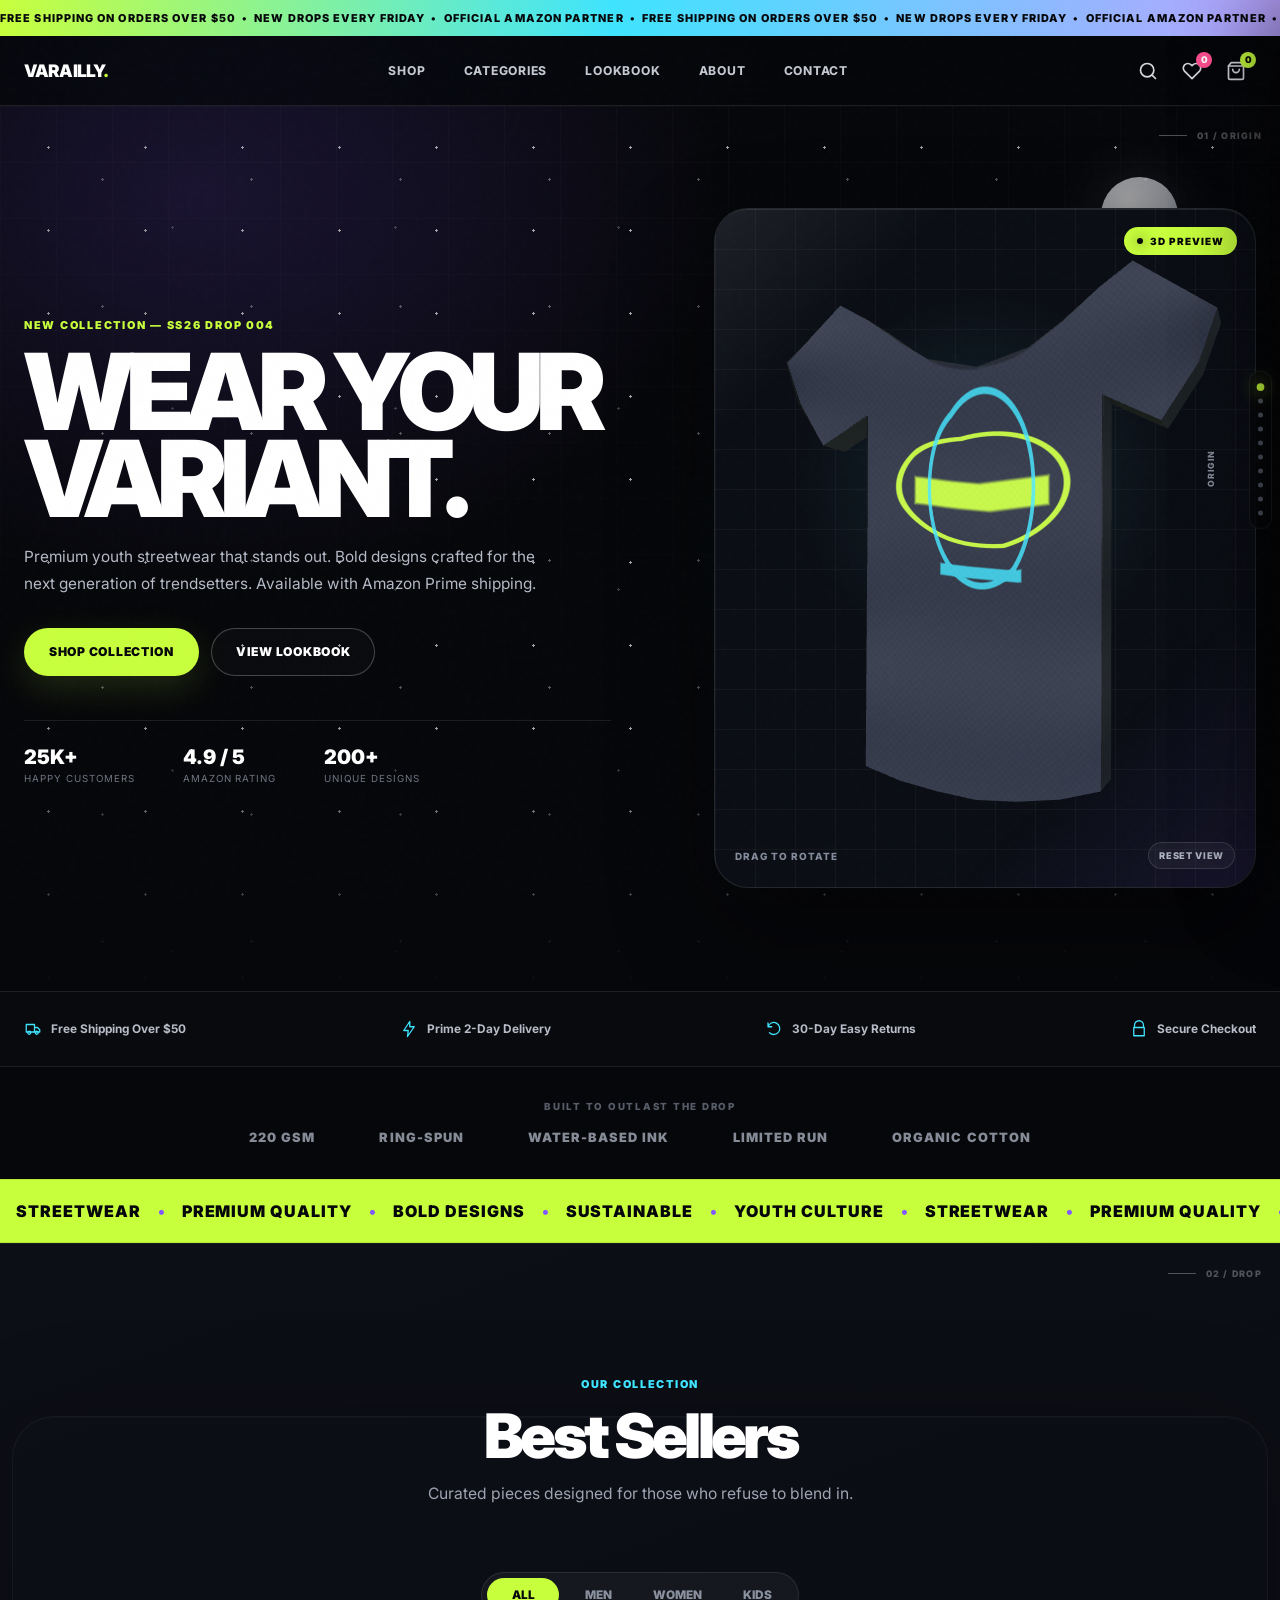
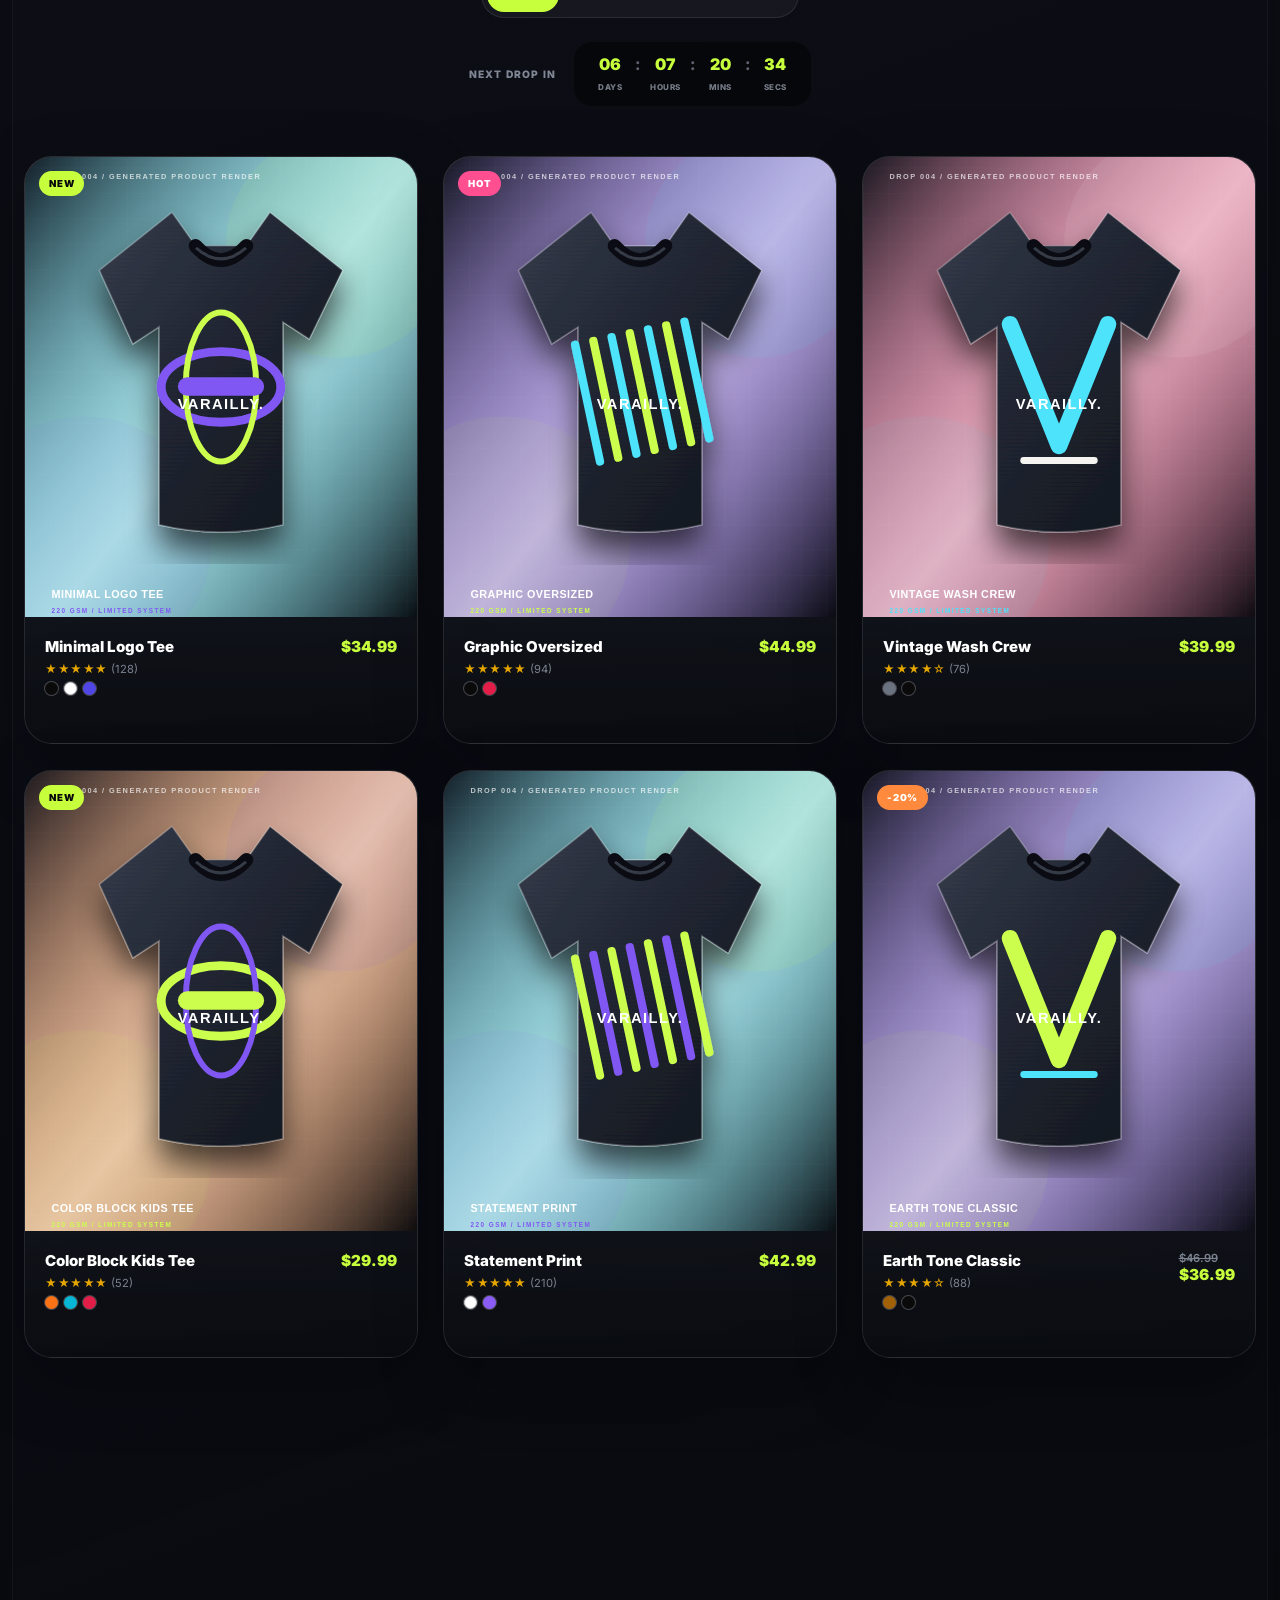
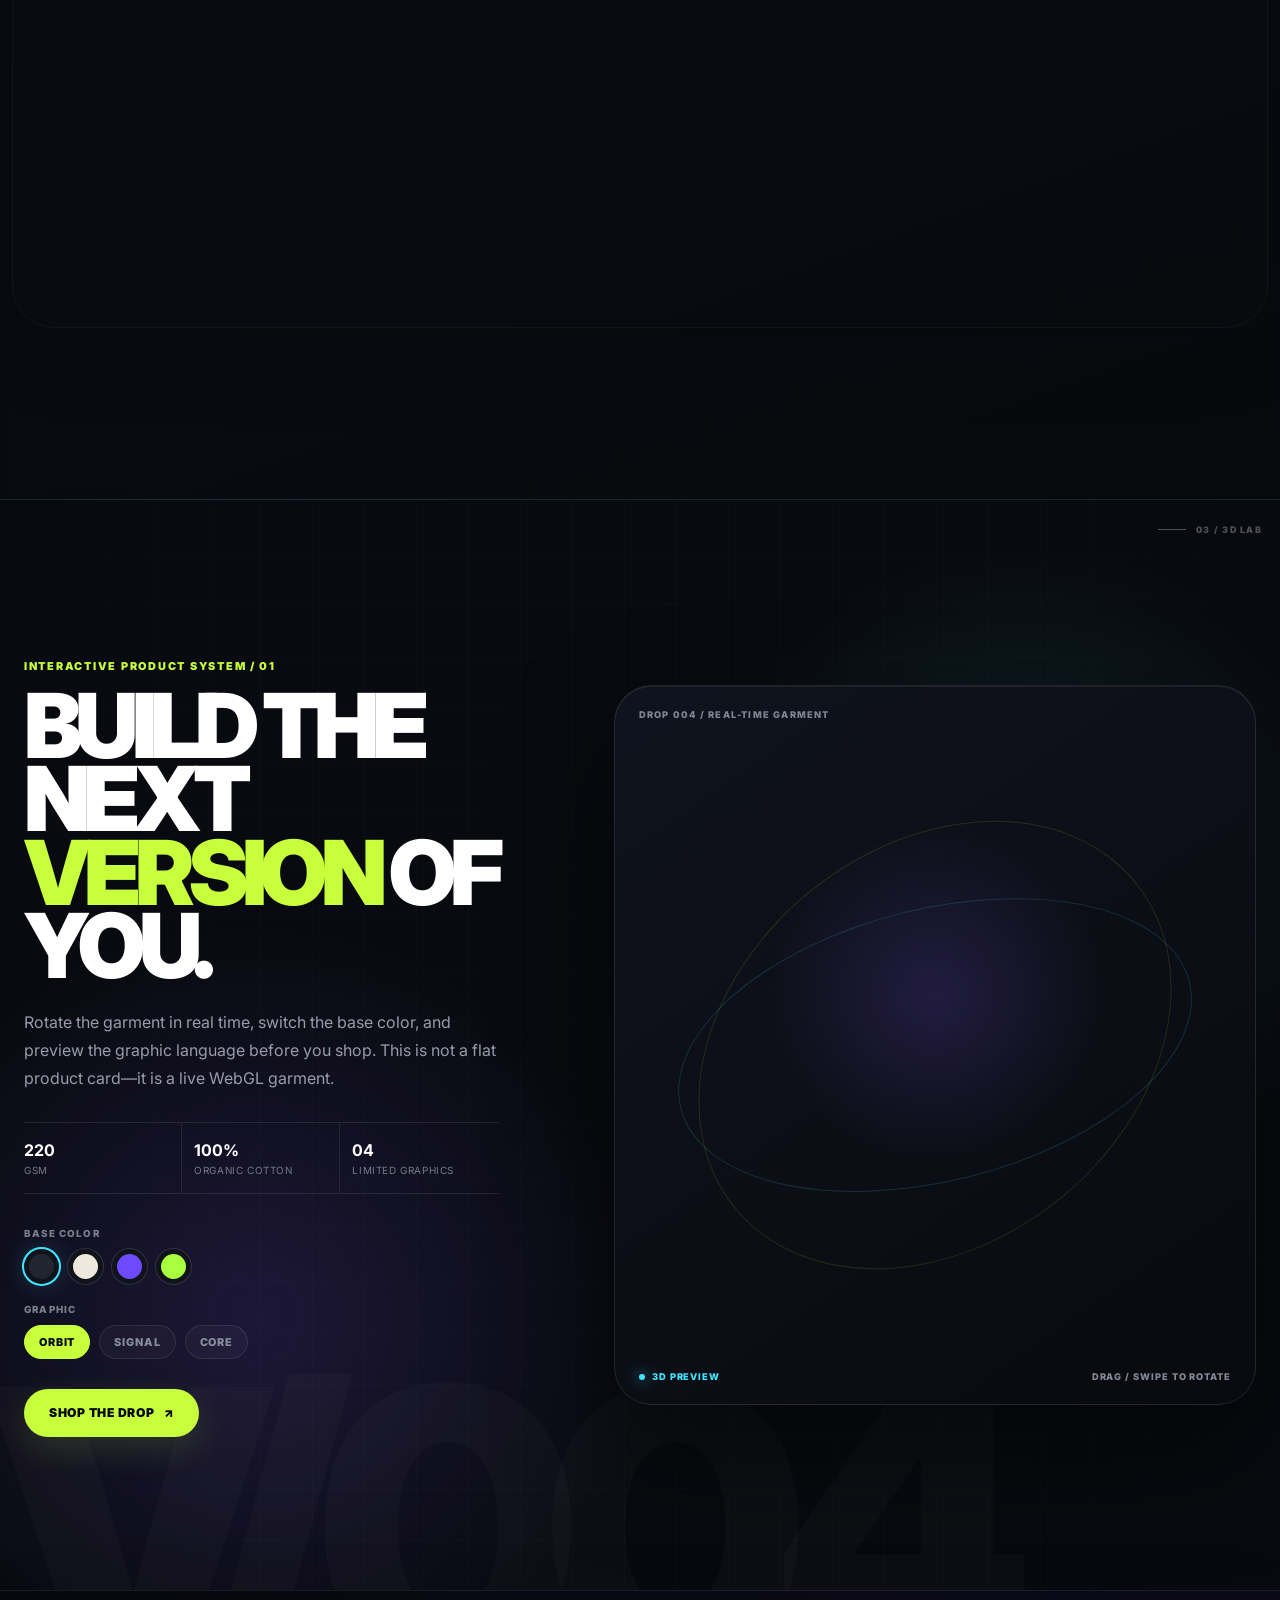
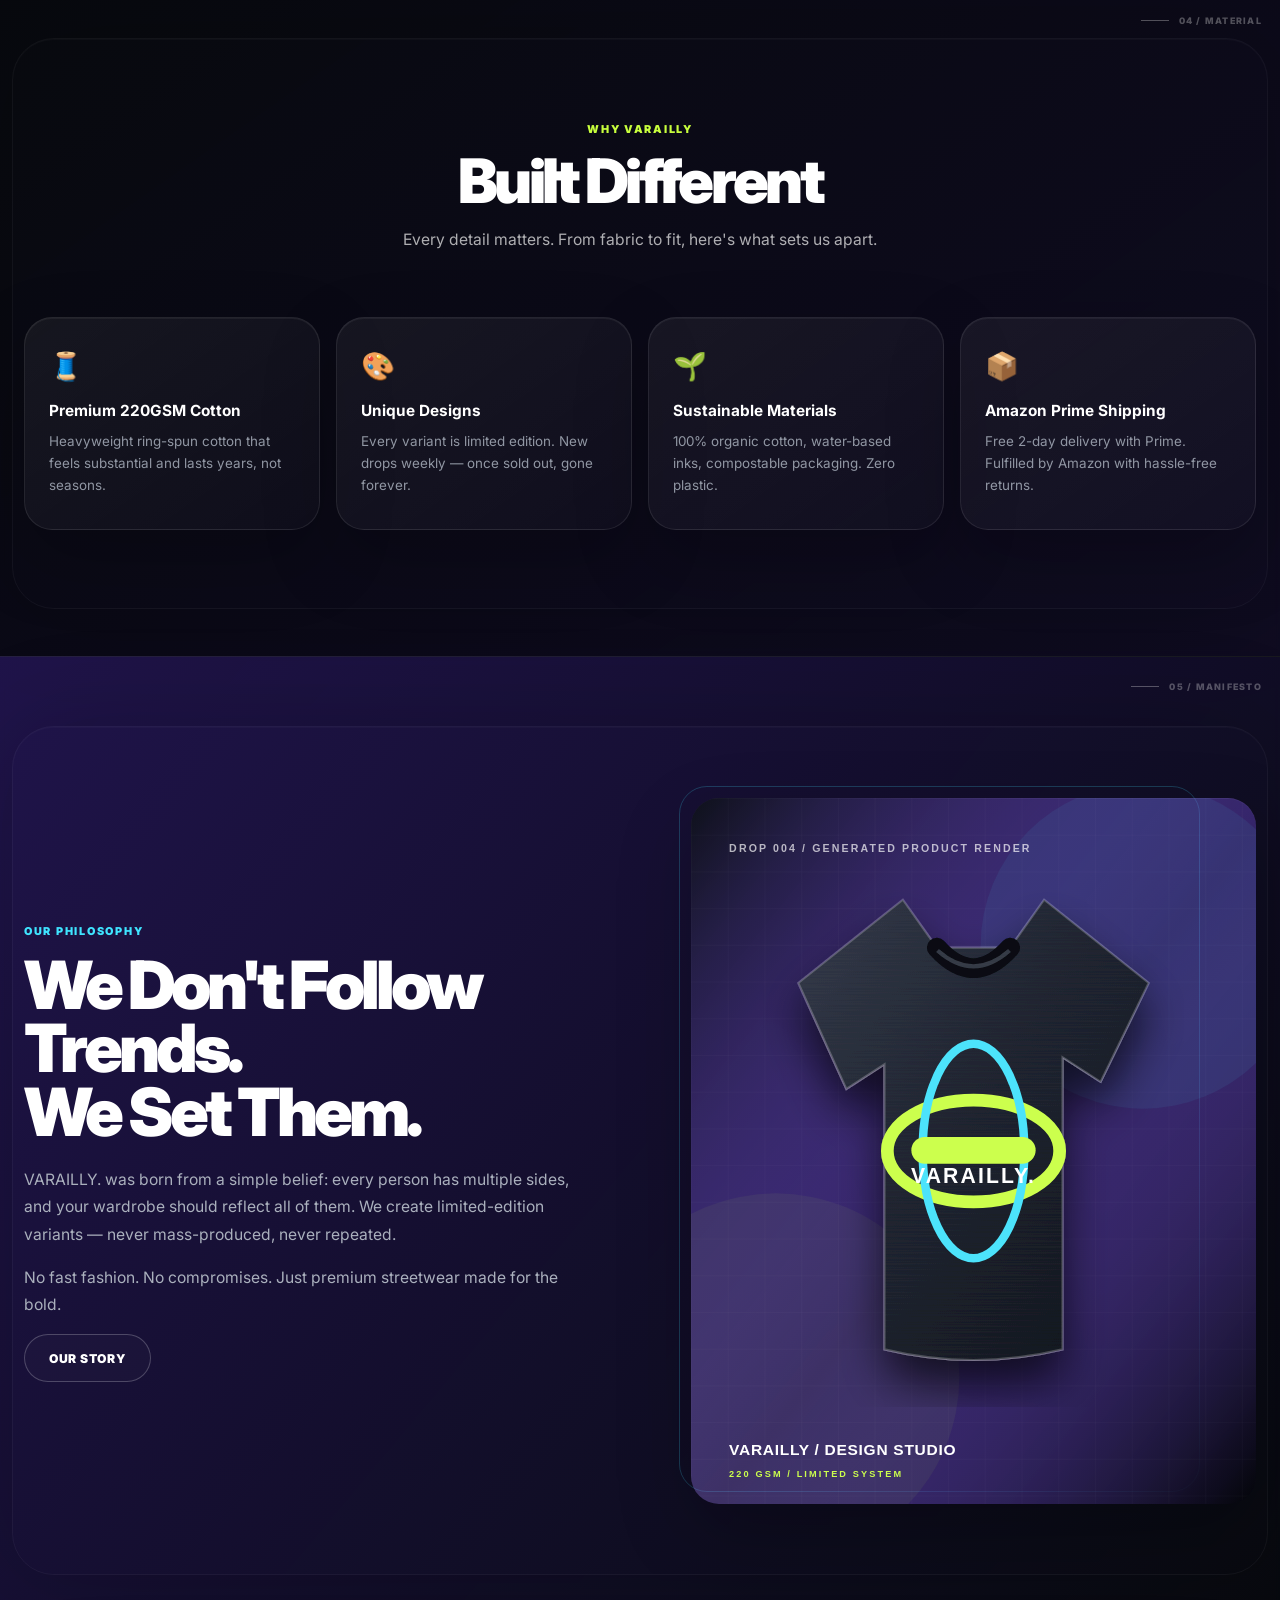
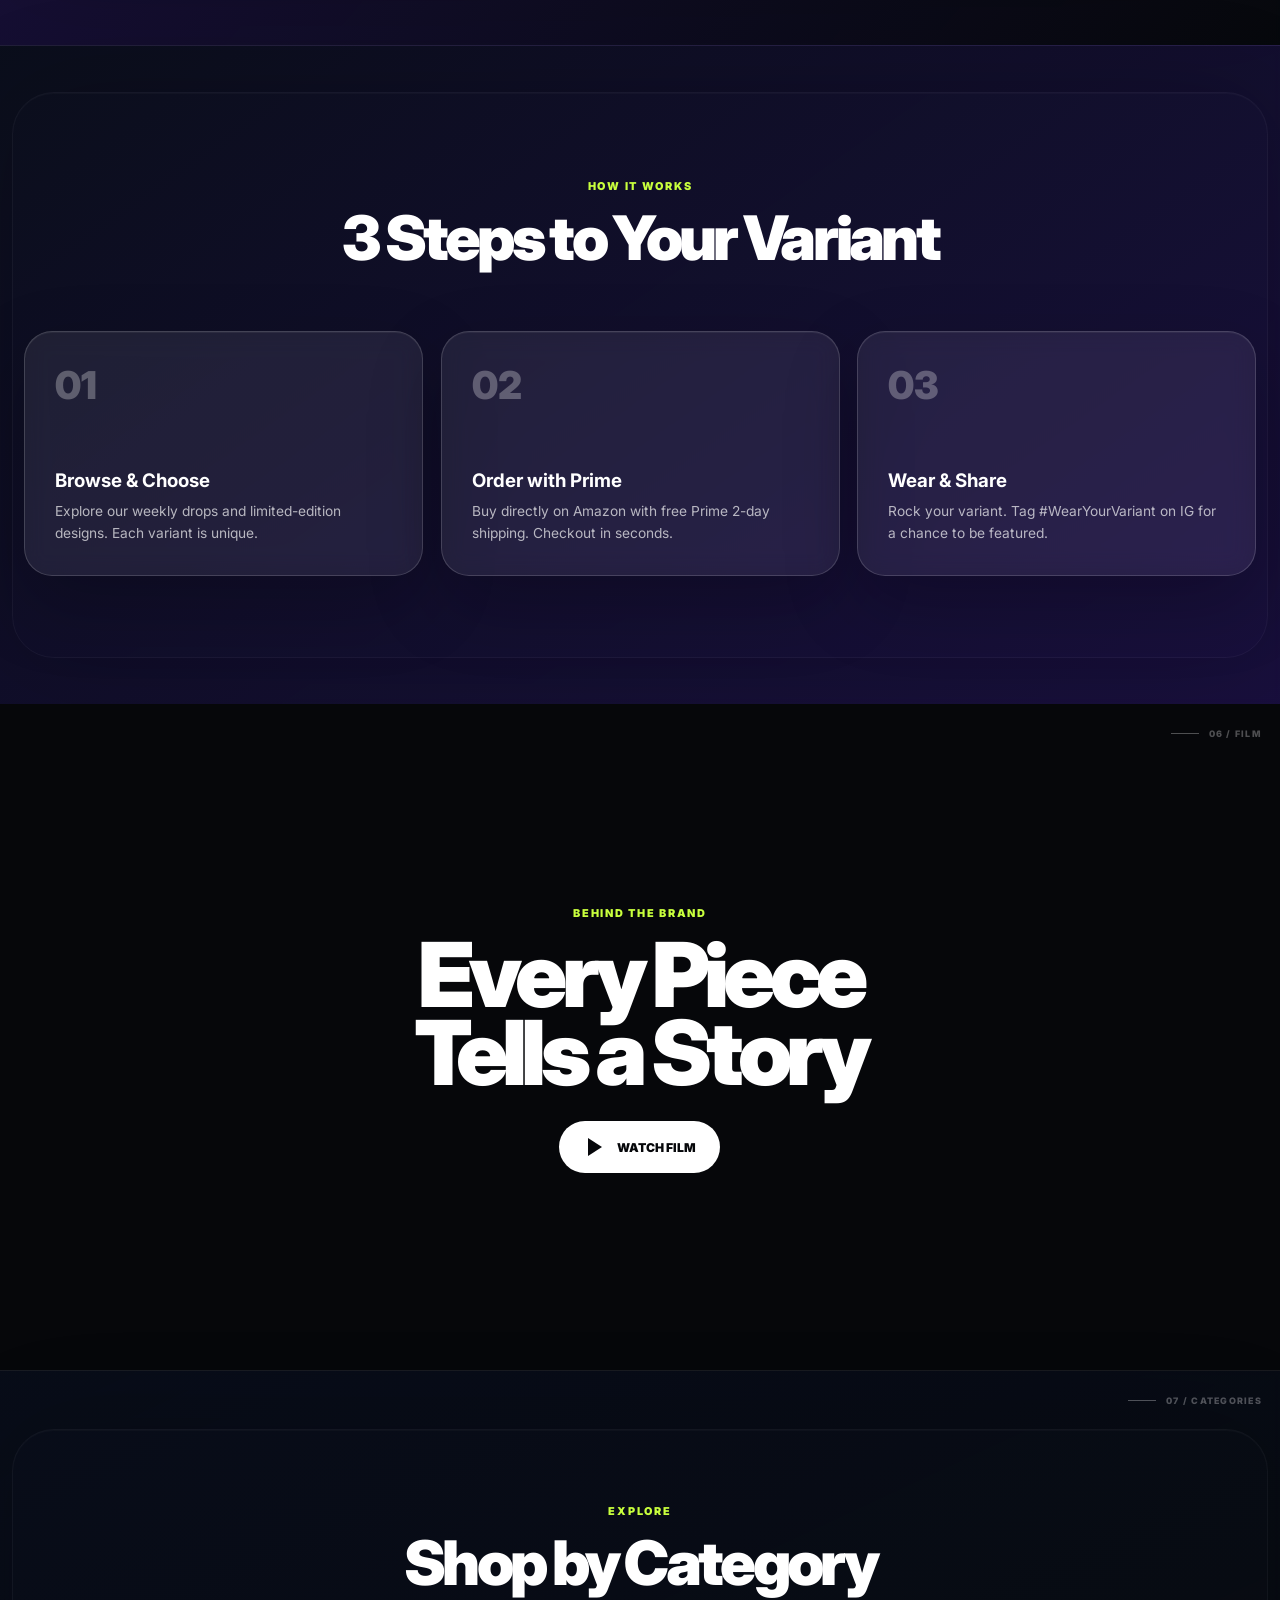
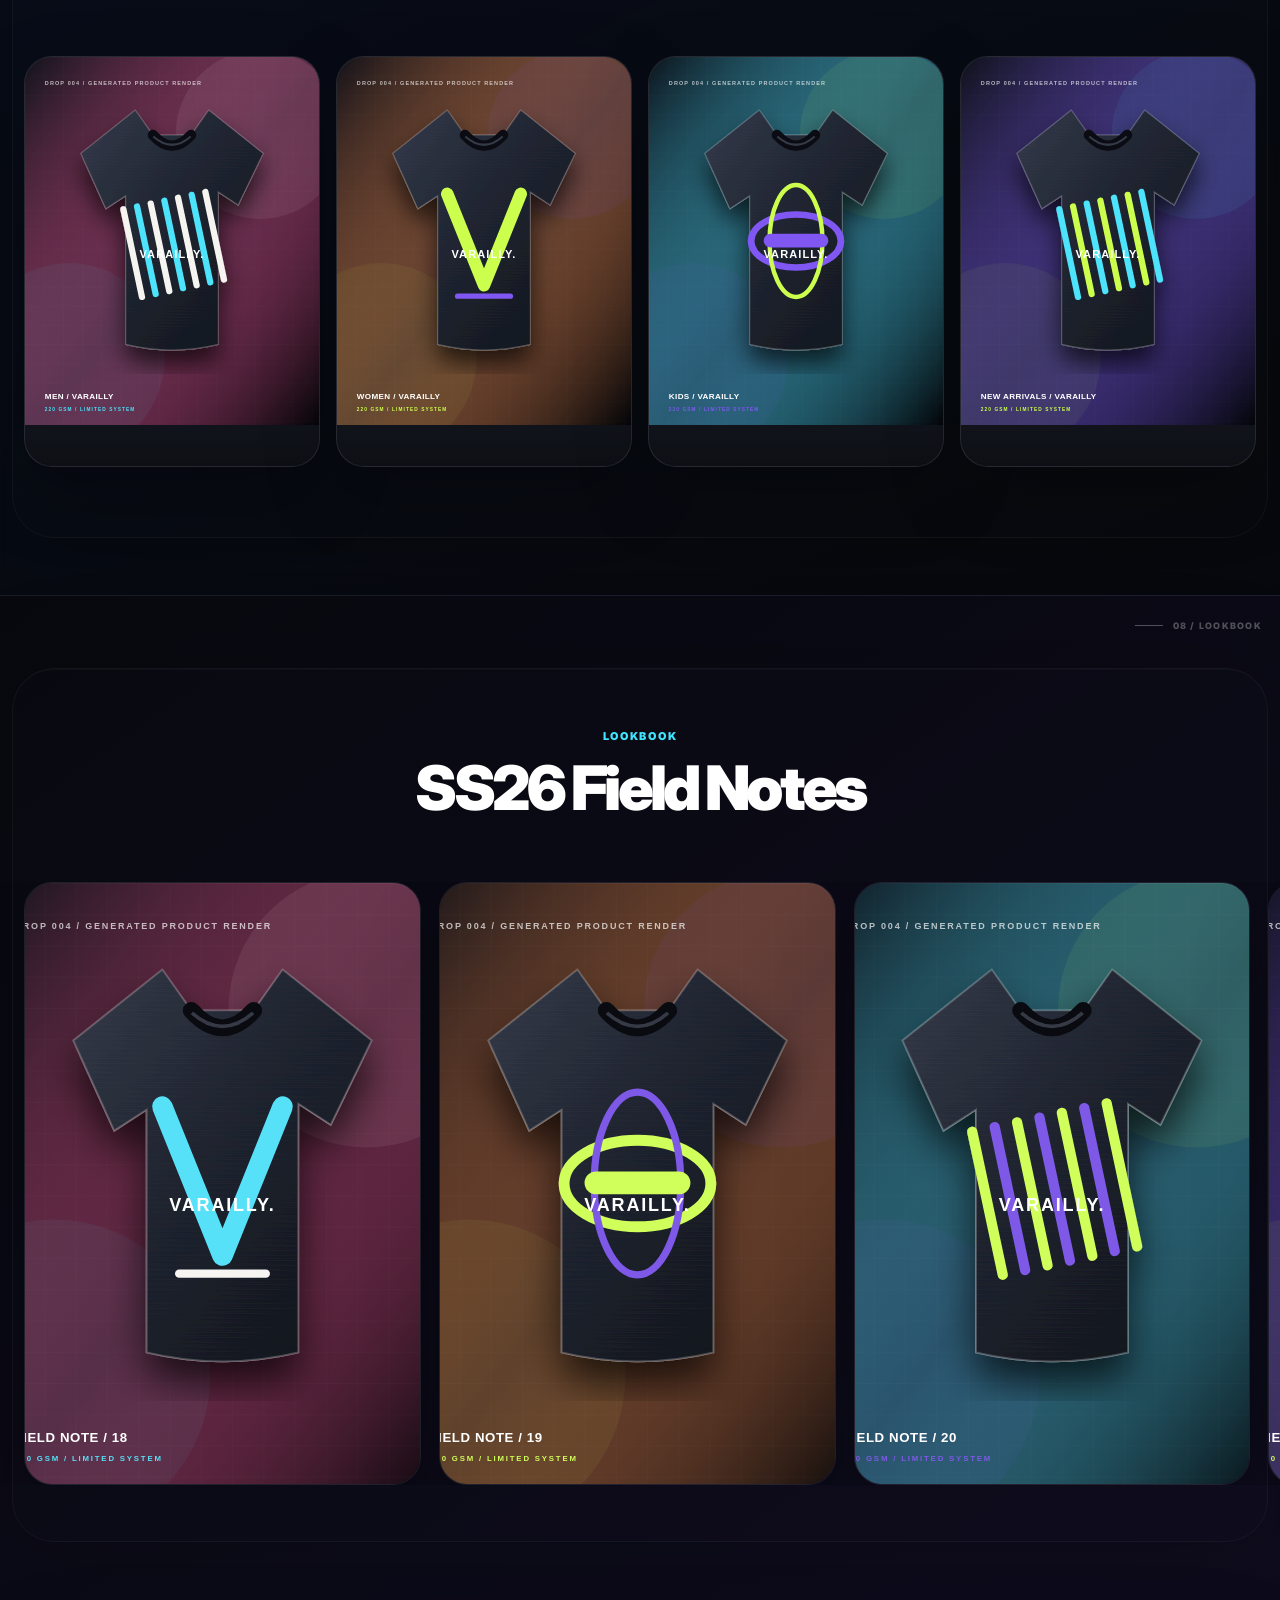
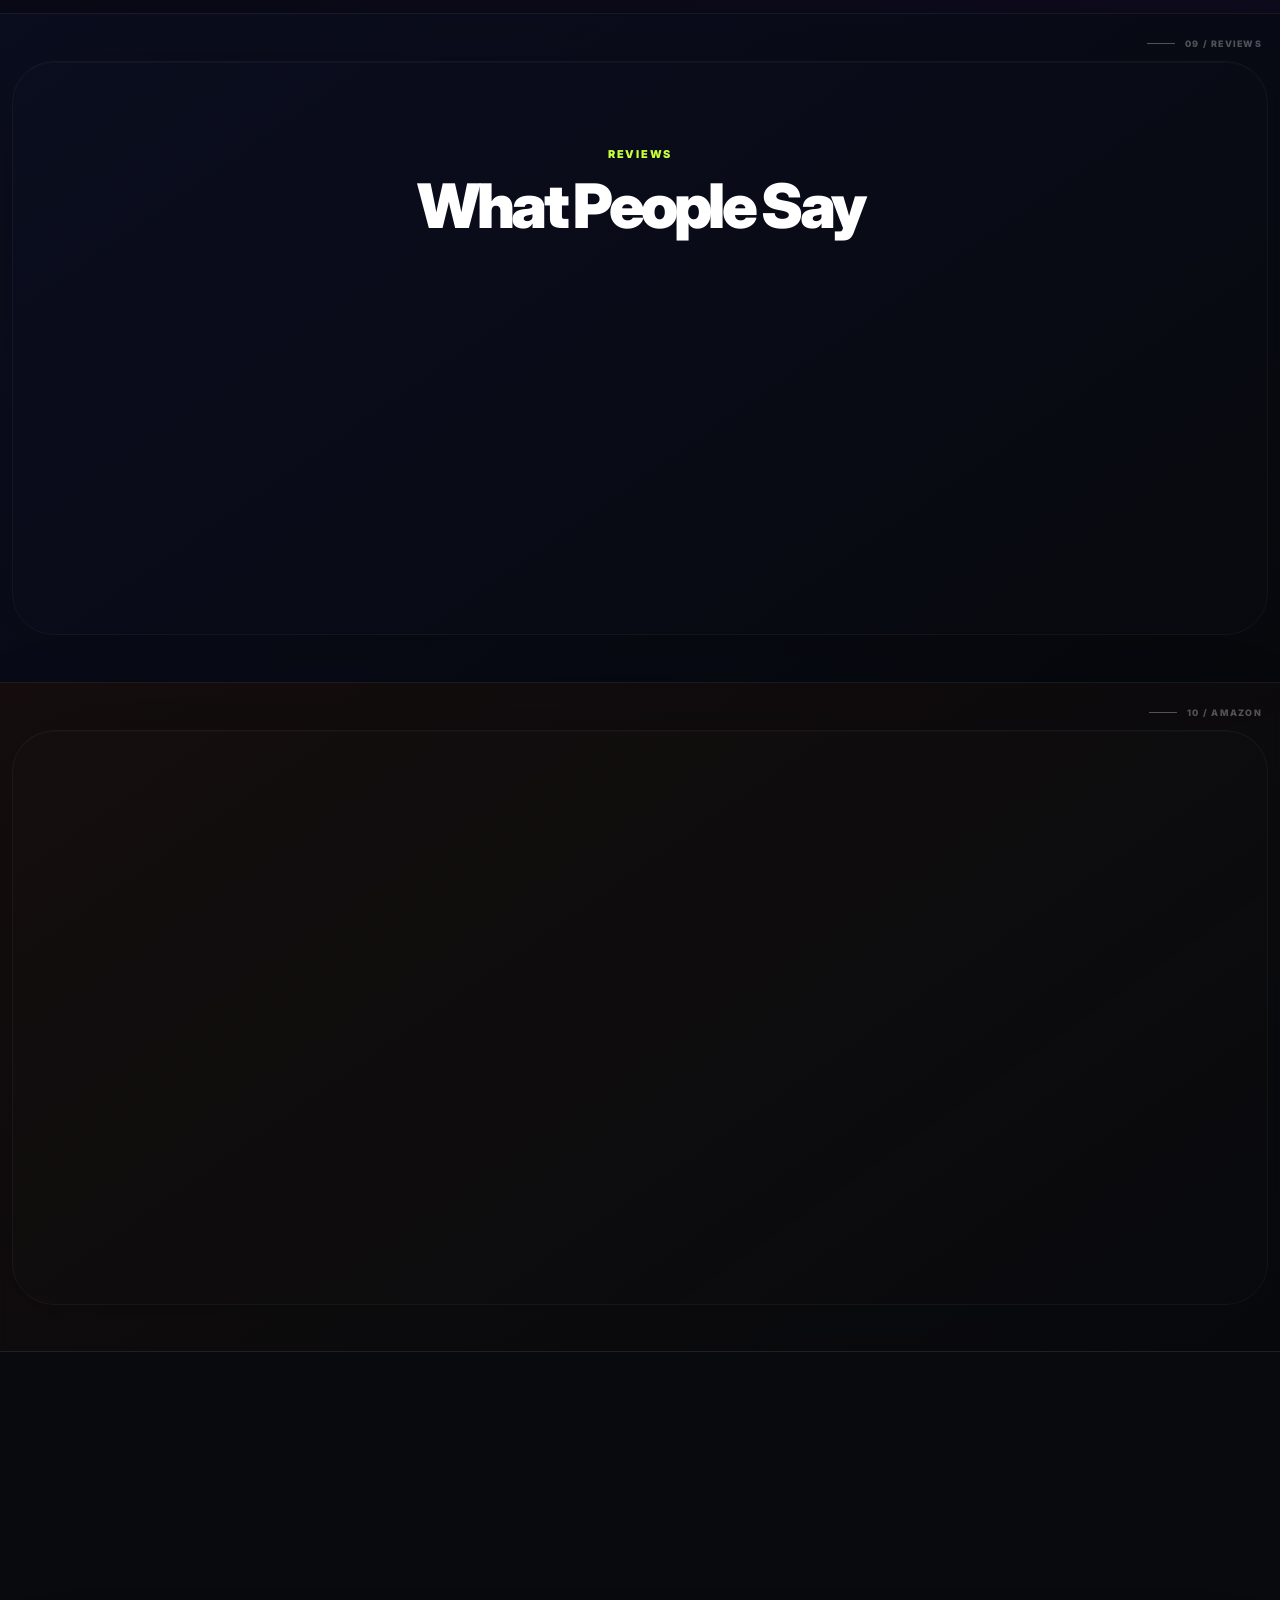
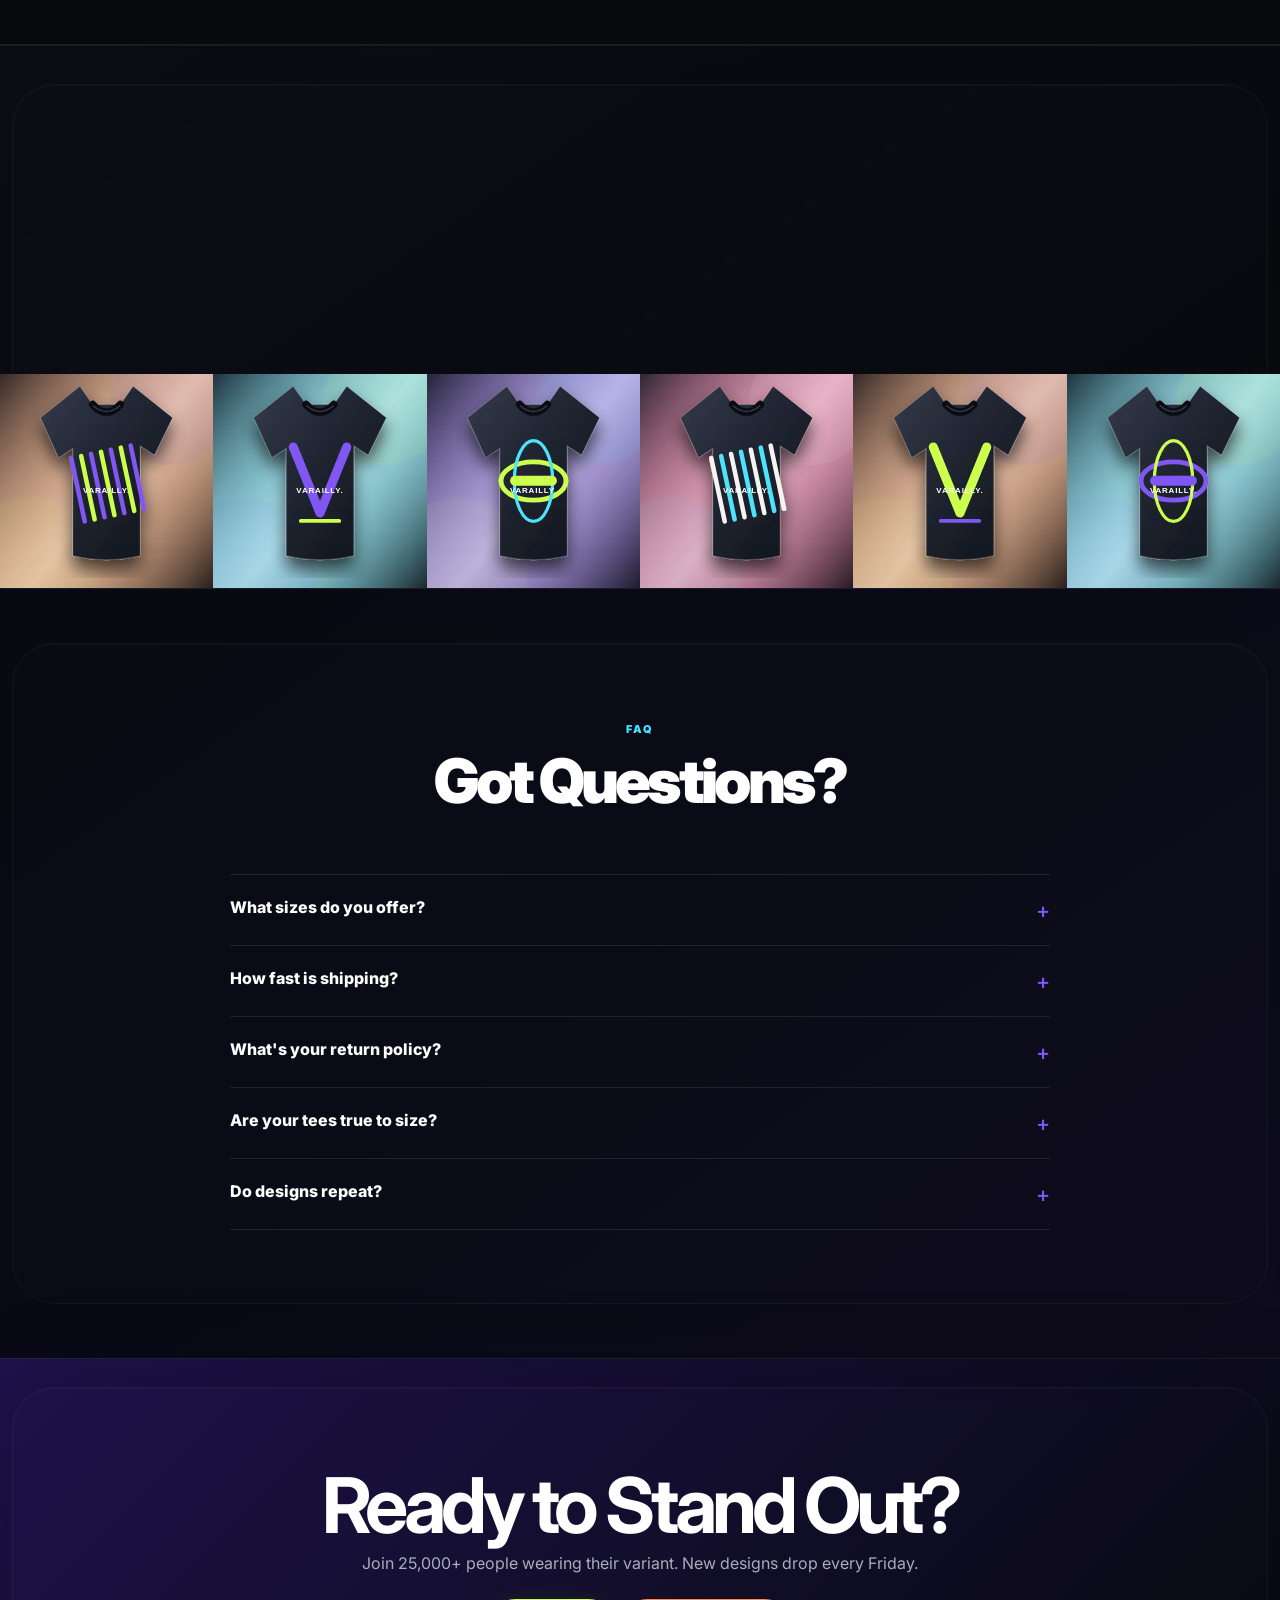
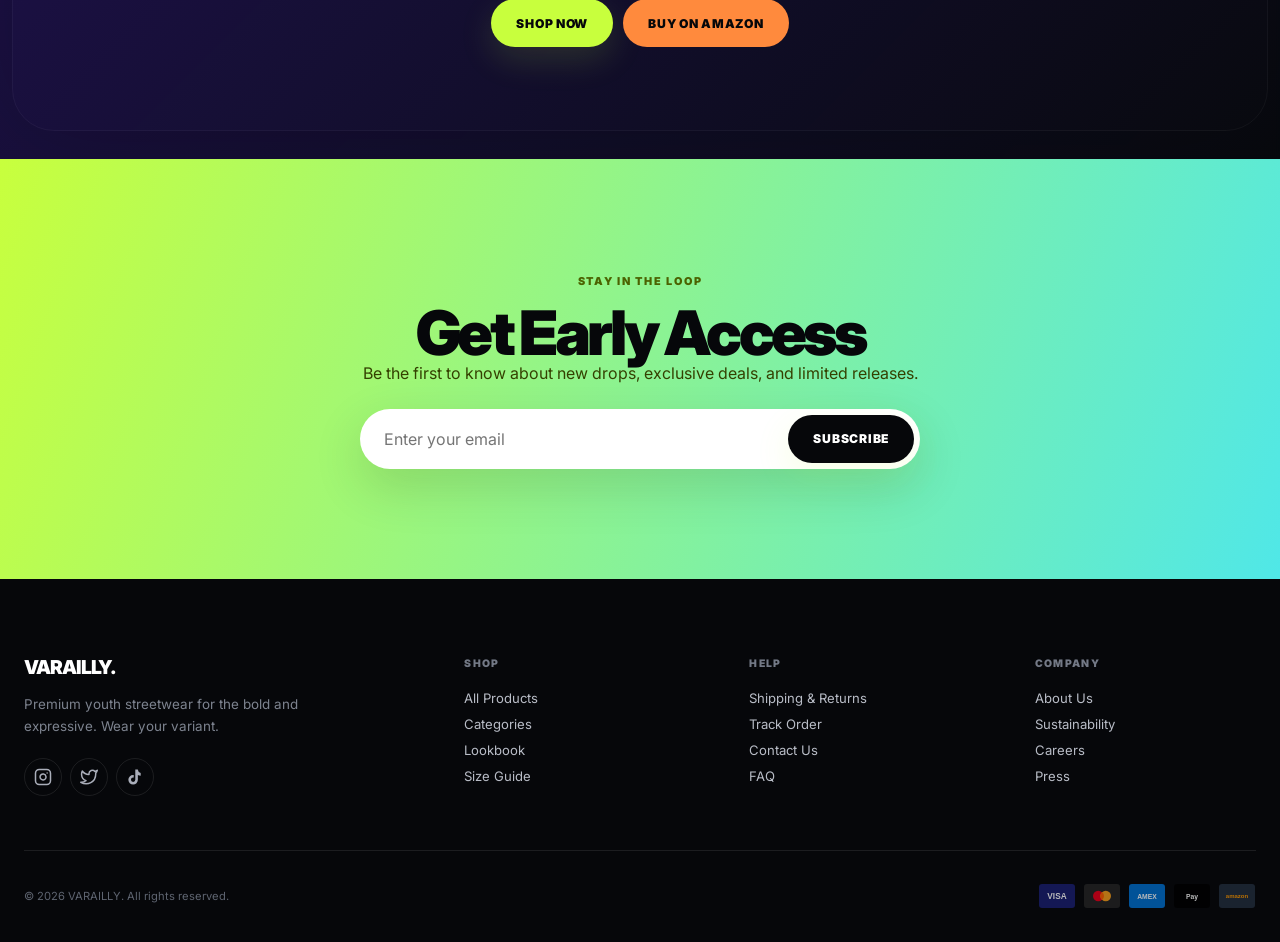
<file: index.html>
<!DOCTYPE html>
<html lang="en">
<head>
    <meta charset="UTF-8">
    <meta name="viewport" content="width=device-width, initial-scale=1.0">
    <title>VARAILLY. — Wear Your Variant</title>
    <meta name="description" content="VARAILLY. is a future-facing streetwear label creating limited graphic tees for men, women, and kids, available through Amazon.">
    <meta name="theme-color" content="#07070a">
    <meta name="color-scheme" content="dark light">
    <script>document.documentElement.classList.add('js');</script>
    <link rel="preconnect" href="https://fonts.googleapis.com">
    <link rel="preconnect" href="https://fonts.gstatic.com" crossorigin>
    <link href="https://fonts.googleapis.com/css2?family=Inter:wght@300;400;500;600;700;800;900&display=swap" rel="stylesheet">
    <link rel="icon" type="image/svg+xml" href="data:image/svg+xml,%3Csvg xmlns='http://www.w3.org/2000/svg' viewBox='0 0 32 32'%3E%3Crect width='32' height='32' rx='6' fill='%230a0a0a'/%3E%3Cpath d='M7 8L16 24L25 8' fill='none' stroke='%23ffffff' stroke-width='3.5' stroke-linecap='round' stroke-linejoin='round'/%3E%3C/svg%3E">
    <link rel="stylesheet" href="assets/css/style.css?v=33">
</head>
<body>
    <!-- Page-wide native WebGL environment -->
    <canvas class="spatial-canvas" id="spatialCanvas" aria-hidden="true"></canvas>
    <div class="spatial-atmosphere" aria-hidden="true"></div>
    <div class="spatial-pointer-light" id="spatialPointerLight" aria-hidden="true"></div>

    <!-- Loading Screen -->
    <div class="loading-screen" id="loadingScreen">
        <div class="loading-content">
            <div class="loading-logo">VARAILLY.</div>
            <div class="loading-bar">
                <div class="loading-bar-fill" id="loadingBarFill"></div>
            </div>
        </div>
    </div>

    <!-- Announcement Bar -->
    <div class="announcement-bar">
        <div class="announcement-track">
            <span class="announcement-text">FREE SHIPPING ON ORDERS OVER $50 &nbsp;&bull;&nbsp; NEW DROPS EVERY FRIDAY &nbsp;&bull;&nbsp; OFFICIAL AMAZON PARTNER &nbsp;&bull;&nbsp; FREE SHIPPING ON ORDERS OVER $50 &nbsp;&bull;&nbsp; NEW DROPS EVERY FRIDAY &nbsp;&bull;&nbsp; OFFICIAL AMAZON PARTNER &nbsp;&bull;&nbsp;</span>
            <span class="announcement-text">FREE SHIPPING ON ORDERS OVER $50 &nbsp;&bull;&nbsp; NEW DROPS EVERY FRIDAY &nbsp;&bull;&nbsp; OFFICIAL AMAZON PARTNER &nbsp;&bull;&nbsp; FREE SHIPPING ON ORDERS OVER $50 &nbsp;&bull;&nbsp; NEW DROPS EVERY FRIDAY &nbsp;&bull;&nbsp; OFFICIAL AMAZON PARTNER &nbsp;&bull;&nbsp;</span>
        </div>
    </div>

    <!-- Header -->
    <header class="header" id="header">
        <div class="header-inner">
            <a href="index.html" class="header-logo" aria-label="VARAILLY home">VARAILLY<span>.</span></a>
            <nav class="header-nav" id="headerNav">
                <a href="#products" class="nav-link" data-hover="link">Shop</a>
                <a href="#categories" class="nav-link" data-hover="link">Categories</a>
                <a href="#lookbook" class="nav-link" data-hover="link">Lookbook</a>
                <a href="about.html" class="nav-link" data-hover="link">About</a>
                <a href="contact.html" class="nav-link" data-hover="link">Contact</a>
            </nav>
            <div class="header-actions">
                <button class="icon-action" id="searchBtn" aria-label="Search products" aria-haspopup="dialog">
                    <svg width="20" height="20" viewBox="0 0 24 24" fill="none" stroke="currentColor" stroke-width="2" stroke-linecap="round" stroke-linejoin="round">
                        <circle cx="11" cy="11" r="8"></circle>
                        <line x1="21" y1="21" x2="16.65" y2="16.65"></line>
                    </svg>
                </button>
                <button class="icon-action" id="wishlistBtn" aria-label="Open wishlist" aria-haspopup="dialog" aria-controls="wishDrawer">
                    <svg width="20" height="20" viewBox="0 0 24 24" fill="none" stroke="currentColor" stroke-width="2" stroke-linecap="round" stroke-linejoin="round">
                        <path d="M20.84 4.61a5.5 5.5 0 00-7.78 0L12 5.67l-1.06-1.06a5.5 5.5 0 00-7.78 7.78l1.06 1.06L12 21.23l7.78-7.78 1.06-1.06a5.5 5.5 0 000-7.78z"></path>
                    </svg>
                    <span class="badge-count" id="wishlistCount">0</span>
                </button>
                <button class="cart-btn" id="cartBtn" aria-label="Open shopping cart" aria-haspopup="dialog" aria-controls="cartDrawer">
                    <svg width="20" height="20" viewBox="0 0 24 24" fill="none" stroke="currentColor" stroke-width="2" stroke-linecap="round" stroke-linejoin="round">
                        <path d="M6 2L3 6v14a2 2 0 002 2h14a2 2 0 002-2V6l-3-4z"></path>
                        <line x1="3" y1="6" x2="21" y2="6"></line>
                        <path d="M16 10a4 4 0 01-8 0"></path>
                    </svg>
                    <span class="cart-count" id="cartCount">0</span>
                </button>
                <button class="mobile-toggle" id="mobileToggle" aria-label="Open menu" aria-expanded="false" aria-controls="headerNav">
                    <span></span>
                    <span></span>
                    <span></span>
                </button>
            </div>
        </div>
    </header>

    <!-- Hero Section -->
    <section class="hero">
        <!-- Animated Background -->
        <div class="hero-bg-animated"></div>
        <!-- Space Background -->
        <div class="hero-space">
            <div class="stars"></div>
            <div class="stars stars--2"></div>
            <div class="stars stars--3"></div>
            <div class="moon"></div>
            <div class="shooting-star"></div>
            <div class="shooting-star shooting-star--2"></div>
        </div>
        <div class="hero-bg-overlay"></div>
        <div class="hero-inner">
            <div class="hero-content">
                <span class="hero-label reveal">NEW COLLECTION — SS26 DROP 004</span>
                <h1 class="hero-title reveal">WEAR YOUR<br>VARIANT.</h1>
                <p class="hero-subtitle reveal">Premium youth streetwear that stands out. Bold designs crafted for the next generation of trendsetters. Available with Amazon Prime shipping.</p>
                <div class="hero-buttons reveal">
                    <a href="#products" class="btn btn-primary" data-hover="button">Shop Collection</a>
                    <a href="#lookbook" class="btn btn-outline" data-hover="button">View Lookbook</a>
                </div>
                <div class="hero-stats reveal">
                    <div class="hero-stat">
                        <span class="hero-stat-number">25K+</span>
                        <span class="hero-stat-label">Happy Customers</span>
                    </div>
                    <div class="hero-stat">
                        <span class="hero-stat-number">4.9 / 5</span>
                        <span class="hero-stat-label">Amazon Rating</span>
                    </div>
                    <div class="hero-stat">
                        <span class="hero-stat-number">200+</span>
                        <span class="hero-stat-label">Unique Designs</span>
                    </div>
                </div>
            </div>
            <div class="hero-image reveal">
                <div class="hero-webgl-stage" id="hero3dStage" aria-label="Interactive 3D VARAILLY t-shirt. Drag to rotate.">
                    <canvas class="product-webgl" id="hero3dCanvas" aria-hidden="true"></canvas>
                    <div class="hero-3d-scene hero-webgl-fallback">
                        <div class="hero-glow-ring"></div>
                        <img class="hero-main-img" src="https://images.unsplash.com/photo-1552374196-1ab2a1c593e8?w=900&q=80&auto=format&fit=crop" alt="VARAILLY editorial streetwear look" loading="eager">
                        <img class="hero-float hero-float-1" src="https://images.unsplash.com/photo-1583743814966-8936f5b7be1a?w=300&q=80&auto=format&fit=crop" alt="" aria-hidden="true">
                        <img class="hero-float hero-float-2" src="https://images.unsplash.com/photo-1576566588028-4147f3842f27?w=300&q=80&auto=format&fit=crop" alt="" aria-hidden="true">
                    </div>
                    <div class="hero-3d-badge"><span class="live-dot"></span> 3D PREVIEW</div>
                    <div class="webgl-hint"><span>Drag to rotate</span><button type="button" id="hero3dReset">Reset view</button></div>
                </div>
            </div>
        </div>
    </section>

    <!-- Trust Bar -->
    <div class="trust-bar">
        <div class="container">
            <div class="trust-bar-inner">
                <span class="trust-item"><svg viewBox="0 0 24 24" aria-hidden="true"><path d="M3 6h11v10H3zM14 10h4l3 3v3h-7zM7 19a2 2 0 1 0 0-4 2 2 0 0 0 0 4zm10 0a2 2 0 1 0 0-4 2 2 0 0 0 0 4z"/></svg>Free Shipping Over $50</span>
                <span class="trust-item"><svg viewBox="0 0 24 24" aria-hidden="true"><path d="M13 2 5 14h6l-1 8 9-13h-6z"/></svg>Prime 2-Day Delivery</span>
                <span class="trust-item"><svg viewBox="0 0 24 24" aria-hidden="true"><path d="M4 9a8 8 0 1 1 2 8M4 9V4m0 5h5"/></svg>30-Day Easy Returns</span>
                <span class="trust-item"><svg viewBox="0 0 24 24" aria-hidden="true"><path d="M6 10V7a6 6 0 0 1 12 0v3M5 10h14v11H5z"/></svg>Secure Checkout</span>
            </div>
        </div>
    </div>

    <!-- Material proof -->
    <div class="seen-on" aria-label="Product standards">
        <div class="container">
            <p class="seen-on-label">BUILT TO OUTLAST THE DROP</p>
            <div class="seen-on-logos">
                <span class="seen-on-logo">220 GSM</span>
                <span class="seen-on-logo">RING-SPUN</span>
                <span class="seen-on-logo">WATER-BASED INK</span>
                <span class="seen-on-logo">LIMITED RUN</span>
                <span class="seen-on-logo">ORGANIC COTTON</span>
            </div>
        </div>
    </div>

    <!-- Marquee -->
    <div class="marquee">
        <div class="marquee-track">
            <span class="marquee-item">STREETWEAR</span>
            <span class="marquee-separator">&bull;</span>
            <span class="marquee-item">PREMIUM QUALITY</span>
            <span class="marquee-separator">&bull;</span>
            <span class="marquee-item">BOLD DESIGNS</span>
            <span class="marquee-separator">&bull;</span>
            <span class="marquee-item">SUSTAINABLE</span>
            <span class="marquee-separator">&bull;</span>
            <span class="marquee-item">YOUTH CULTURE</span>
            <span class="marquee-separator">&bull;</span>
            <span class="marquee-item">STREETWEAR</span>
            <span class="marquee-separator">&bull;</span>
            <span class="marquee-item">PREMIUM QUALITY</span>
            <span class="marquee-separator">&bull;</span>
            <span class="marquee-item">BOLD DESIGNS</span>
            <span class="marquee-separator">&bull;</span>
            <span class="marquee-item">SUSTAINABLE</span>
            <span class="marquee-separator">&bull;</span>
            <span class="marquee-item">YOUTH CULTURE</span>
            <span class="marquee-separator">&bull;</span>
        </div>
    </div>

    <!-- Products Section -->
    <section class="products" id="products">
        <div class="container">
            <div class="section-header reveal">
                <span class="section-label">OUR COLLECTION</span>
                <h2 class="section-title">Best Sellers</h2>
                <p class="section-subtitle">Curated pieces designed for those who refuse to blend in.</p>
            </div>

            <!-- Filter Tabs -->
            <div class="filter-tabs reveal" id="filterTabs">
                <button class="filter-tab active" data-filter="all">All</button>
                <button class="filter-tab" data-filter="men">Men</button>
                <button class="filter-tab" data-filter="women">Women</button>
                <button class="filter-tab" data-filter="kids">Kids</button>
            </div>

            <!-- Drop Countdown -->
            <div class="drop-countdown reveal">
                <div class="countdown-label">Next drop in</div>
                <div class="countdown-timer" id="countdownTimer">
                    <div class="countdown-unit"><span id="countDays">00</span><small>Days</small></div>
                    <div class="countdown-sep">:</div>
                    <div class="countdown-unit"><span id="countHours">00</span><small>Hours</small></div>
                    <div class="countdown-sep">:</div>
                    <div class="countdown-unit"><span id="countMins">00</span><small>Mins</small></div>
                    <div class="countdown-sep">:</div>
                    <div class="countdown-unit"><span id="countSecs">00</span><small>Secs</small></div>
                </div>
            </div>

            <div class="products-grid">
                <div class="product-card reveal" data-category="men">
                    <div class="product-image">
                        <button class="product-wish" aria-label="Add to wishlist"><svg width="18" height="18" viewBox="0 0 24 24" fill="none" stroke="currentColor" stroke-width="2" stroke-linecap="round" stroke-linejoin="round"><path d="M20.84 4.61a5.5 5.5 0 00-7.78 0L12 5.67l-1.06-1.06a5.5 5.5 0 00-7.78 7.78l1.06 1.06L12 21.23l7.78-7.78 1.06-1.06a5.5 5.5 0 000-7.78z"></path></svg></button>
                        <span class="product-badge badge-new">New</span>
                        <img src="https://images.unsplash.com/photo-1521572163474-6864f9cf17ab?w=600&q=80&auto=format&fit=crop" alt="">
                        <button class="product-quick-add" data-product="Minimal Logo Tee" data-price="34.99">Quick Add</button>
                    </div>
                    <div class="product-info">
                        <div class="product-details">
                            <h3 class="product-name">Minimal Logo Tee</h3>
                            <div class="product-rating">★★★★★ <span>(128)</span></div>
                            <div class="product-colors">
                                <span class="color-dot" style="background:#0a0a0a"></span>
                                <span class="color-dot" style="background:#fff;border:1px solid #ccc"></span>
                                <span class="color-dot" style="background:#4f46e5"></span>
                            </div>
                        </div>
                        <span class="product-price">$34.99</span>
                    </div>
                </div>
                <div class="product-card reveal" data-category="women">
                    <div class="product-image">
                        <button class="product-wish" aria-label="Add to wishlist"><svg width="18" height="18" viewBox="0 0 24 24" fill="none" stroke="currentColor" stroke-width="2" stroke-linecap="round" stroke-linejoin="round"><path d="M20.84 4.61a5.5 5.5 0 00-7.78 0L12 5.67l-1.06-1.06a5.5 5.5 0 00-7.78 7.78l1.06 1.06L12 21.23l7.78-7.78 1.06-1.06a5.5 5.5 0 000-7.78z"></path></svg></button>
                        <span class="product-badge badge-hot">Hot</span>
                        <img src="https://images.unsplash.com/photo-1583743814966-8936f5b7be1a?w=600&q=80&auto=format&fit=crop" alt="">
                        <button class="product-quick-add" data-product="Graphic Oversized" data-price="44.99">Quick Add</button>
                    </div>
                    <div class="product-info">
                        <div class="product-details">
                            <h3 class="product-name">Graphic Oversized</h3>
                            <div class="product-rating">★★★★★ <span>(94)</span></div>
                            <div class="product-colors">
                                <span class="color-dot" style="background:#0a0a0a"></span>
                                <span class="color-dot" style="background:#e11d48"></span>
                            </div>
                        </div>
                        <span class="product-price">$44.99</span>
                    </div>
                </div>
                <div class="product-card reveal" data-category="men">
                    <div class="product-image">
                        <button class="product-wish" aria-label="Add to wishlist"><svg width="18" height="18" viewBox="0 0 24 24" fill="none" stroke="currentColor" stroke-width="2" stroke-linecap="round" stroke-linejoin="round"><path d="M20.84 4.61a5.5 5.5 0 00-7.78 0L12 5.67l-1.06-1.06a5.5 5.5 0 00-7.78 7.78l1.06 1.06L12 21.23l7.78-7.78 1.06-1.06a5.5 5.5 0 000-7.78z"></path></svg></button>
                        <img src="https://images.unsplash.com/photo-1576566588028-4147f3842f27?w=600&q=80&auto=format&fit=crop" alt="">
                        <button class="product-quick-add" data-product="Vintage Wash Crew" data-price="39.99">Quick Add</button>
                    </div>
                    <div class="product-info">
                        <div class="product-details">
                            <h3 class="product-name">Vintage Wash Crew</h3>
                            <div class="product-rating">★★★★☆ <span>(76)</span></div>
                            <div class="product-colors">
                                <span class="color-dot" style="background:#6b7280"></span>
                                <span class="color-dot" style="background:#0a0a0a"></span>
                            </div>
                        </div>
                        <span class="product-price">$39.99</span>
                    </div>
                </div>
                <div class="product-card reveal" data-category="kids">
                    <div class="product-image">
                        <button class="product-wish" aria-label="Add to wishlist"><svg width="18" height="18" viewBox="0 0 24 24" fill="none" stroke="currentColor" stroke-width="2" stroke-linecap="round" stroke-linejoin="round"><path d="M20.84 4.61a5.5 5.5 0 00-7.78 0L12 5.67l-1.06-1.06a5.5 5.5 0 00-7.78 7.78l1.06 1.06L12 21.23l7.78-7.78 1.06-1.06a5.5 5.5 0 000-7.78z"></path></svg></button>
                        <span class="product-badge badge-new">New</span>
                        <img src="https://images.unsplash.com/photo-1562157873-818bc0726f68?w=600&q=80&auto=format&fit=crop" alt="">
                        <button class="product-quick-add" data-product="Color Block Kids Tee" data-price="29.99">Quick Add</button>
                    </div>
                    <div class="product-info">
                        <div class="product-details">
                            <h3 class="product-name">Color Block Kids Tee</h3>
                            <div class="product-rating">★★★★★ <span>(52)</span></div>
                            <div class="product-colors">
                                <span class="color-dot" style="background:#f97316"></span>
                                <span class="color-dot" style="background:#06b6d4"></span>
                                <span class="color-dot" style="background:#e11d48"></span>
                            </div>
                        </div>
                        <span class="product-price">$29.99</span>
                    </div>
                </div>
                <div class="product-card reveal" data-category="women">
                    <div class="product-image">
                        <button class="product-wish" aria-label="Add to wishlist"><svg width="18" height="18" viewBox="0 0 24 24" fill="none" stroke="currentColor" stroke-width="2" stroke-linecap="round" stroke-linejoin="round"><path d="M20.84 4.61a5.5 5.5 0 00-7.78 0L12 5.67l-1.06-1.06a5.5 5.5 0 00-7.78 7.78l1.06 1.06L12 21.23l7.78-7.78 1.06-1.06a5.5 5.5 0 000-7.78z"></path></svg></button>
                        <img src="https://images.unsplash.com/photo-1622445275576-721325763afe?w=600&q=80&auto=format&fit=crop" alt="">
                        <button class="product-quick-add" data-product="Statement Print" data-price="42.99">Quick Add</button>
                    </div>
                    <div class="product-info">
                        <div class="product-details">
                            <h3 class="product-name">Statement Print</h3>
                            <div class="product-rating">★★★★★ <span>(210)</span></div>
                            <div class="product-colors">
                                <span class="color-dot" style="background:#fff;border:1px solid #ccc"></span>
                                <span class="color-dot" style="background:#8b5cf6"></span>
                            </div>
                        </div>
                        <span class="product-price">$42.99</span>
                    </div>
                </div>
                <div class="product-card reveal" data-category="men">
                    <div class="product-image">
                        <button class="product-wish" aria-label="Add to wishlist"><svg width="18" height="18" viewBox="0 0 24 24" fill="none" stroke="currentColor" stroke-width="2" stroke-linecap="round" stroke-linejoin="round"><path d="M20.84 4.61a5.5 5.5 0 00-7.78 0L12 5.67l-1.06-1.06a5.5 5.5 0 00-7.78 7.78l1.06 1.06L12 21.23l7.78-7.78 1.06-1.06a5.5 5.5 0 000-7.78z"></path></svg></button>
                        <span class="product-badge badge-sale">-20%</span>
                        <img src="https://images.unsplash.com/photo-1618354691373-d851c5c3a990?w=600&q=80&auto=format&fit=crop" alt="">
                        <button class="product-quick-add" data-product="Earth Tone Classic" data-price="36.99">Quick Add</button>
                    </div>
                    <div class="product-info">
                        <div class="product-details">
                            <h3 class="product-name">Earth Tone Classic</h3>
                            <div class="product-rating">★★★★☆ <span>(88)</span></div>
                            <div class="product-colors">
                                <span class="color-dot" style="background:#a16207"></span>
                                <span class="color-dot" style="background:#0a0a0a"></span>
                            </div>
                        </div>
                        <span class="product-price"><span class="price-old">$46.99</span> $36.99</span>
                    </div>
                </div>
                <div class="product-card reveal" data-category="women">
                    <div class="product-image">
                        <button class="product-wish" aria-label="Add to wishlist"><svg width="18" height="18" viewBox="0 0 24 24" fill="none" stroke="currentColor" stroke-width="2" stroke-linecap="round" stroke-linejoin="round"><path d="M20.84 4.61a5.5 5.5 0 00-7.78 0L12 5.67l-1.06-1.06a5.5 5.5 0 00-7.78 7.78l1.06 1.06L12 21.23l7.78-7.78 1.06-1.06a5.5 5.5 0 000-7.78z"></path></svg></button>
                        <span class="product-badge badge-hot">Hot</span>
                        <img src="https://images.unsplash.com/photo-1515886657613-9f3515b0c78f?w=600&q=80&auto=format&fit=crop" alt="">
                        <button class="product-quick-add" data-product="Cropped Essential" data-price="32.99">Quick Add</button>
                    </div>
                    <div class="product-info">
                        <div class="product-details">
                            <h3 class="product-name">Cropped Essential</h3>
                            <div class="product-rating">★★★★★ <span>(167)</span></div>
                            <div class="product-colors">
                                <span class="color-dot" style="background:#e11d48"></span>
                                <span class="color-dot" style="background:#0a0a0a"></span>
                                <span class="color-dot" style="background:#fff;border:1px solid #ccc"></span>
                            </div>
                        </div>
                        <span class="product-price">$32.99</span>
                    </div>
                </div>
                <div class="product-card reveal" data-category="kids">
                    <div class="product-image">
                        <button class="product-wish" aria-label="Add to wishlist"><svg width="18" height="18" viewBox="0 0 24 24" fill="none" stroke="currentColor" stroke-width="2" stroke-linecap="round" stroke-linejoin="round"><path d="M20.84 4.61a5.5 5.5 0 00-7.78 0L12 5.67l-1.06-1.06a5.5 5.5 0 00-7.78 7.78l1.06 1.06L12 21.23l7.78-7.78 1.06-1.06a5.5 5.5 0 000-7.78z"></path></svg></button>
                        <img src="https://images.unsplash.com/photo-1519238263530-99bdd11df2ea?w=600&q=80&auto=format&fit=crop" alt="">
                        <button class="product-quick-add" data-product="Playful Graphic" data-price="27.99">Quick Add</button>
                    </div>
                    <div class="product-info">
                        <div class="product-details">
                            <h3 class="product-name">Playful Graphic</h3>
                            <div class="product-rating">★★★★★ <span>(41)</span></div>
                            <div class="product-colors">
                                <span class="color-dot" style="background:#06b6d4"></span>
                                <span class="color-dot" style="background:#f97316"></span>
                            </div>
                        </div>
                        <span class="product-price">$27.99</span>
                    </div>
                </div>
                <div class="product-card reveal" data-category="men">
                    <div class="product-image">
                        <button class="product-wish" aria-label="Add to wishlist"><svg width="18" height="18" viewBox="0 0 24 24" fill="none" stroke="currentColor" stroke-width="2" stroke-linecap="round" stroke-linejoin="round"><path d="M20.84 4.61a5.5 5.5 0 00-7.78 0L12 5.67l-1.06-1.06a5.5 5.5 0 00-7.78 7.78l1.06 1.06L12 21.23l7.78-7.78 1.06-1.06a5.5 5.5 0 000-7.78z"></path></svg></button>
                        <img src="https://images.unsplash.com/photo-1503341504253-dff4f94032fc?w=600&q=80&auto=format&fit=crop" alt="">
                        <button class="product-quick-add" data-product="Street Layer Tee" data-price="49.99">Quick Add</button>
                    </div>
                    <div class="product-info">
                        <div class="product-details">
                            <h3 class="product-name">Street Layer Tee</h3>
                            <div class="product-rating">★★★★★ <span>(133)</span></div>
                            <div class="product-colors">
                                <span class="color-dot" style="background:#0a0a0a"></span>
                                <span class="color-dot" style="background:#6b7280"></span>
                            </div>
                        </div>
                        <span class="product-price">$49.99</span>
                    </div>
                </div>
            </div>
        </div>
    </section>

    <!-- Interactive 3D Variant Lab -->
    <section class="variant-lab" id="variant-lab">
        <div class="variant-lab-grid"></div>
        <div class="container variant-lab-inner">
            <div class="variant-lab-copy reveal">
                <span class="section-label">INTERACTIVE PRODUCT SYSTEM / 01</span>
                <h2 class="variant-lab-title">Build the next<br><em>version</em> of you.</h2>
                <p class="variant-lab-text">Rotate the garment in real time, switch the base color, and preview the graphic language before you shop. This is not a flat product card—it is a live WebGL garment.</p>
                <div class="variant-specs" aria-label="Product specifications">
                    <span><strong>220</strong> GSM</span>
                    <span><strong>100%</strong> organic cotton</span>
                    <span><strong>04</strong> limited graphics</span>
                </div>
                <div class="variant-controls">
                    <div class="variant-control-group">
                        <span class="variant-control-label">Base color</span>
                        <div class="variant-swatches" id="variantColors" role="group" aria-label="Choose shirt color">
                            <button class="variant-swatch active" style="--swatch:#202530" data-color="#202530" aria-label="Void black"></button>
                            <button class="variant-swatch" style="--swatch:#eee9dc" data-color="#eee9dc" aria-label="Bone"></button>
                            <button class="variant-swatch" style="--swatch:#6d4aff" data-color="#6d4aff" aria-label="Signal violet"></button>
                            <button class="variant-swatch" style="--swatch:#a7ff3f" data-color="#a7ff3f" aria-label="Acid lime"></button>
                        </div>
                    </div>
                    <div class="variant-control-group">
                        <span class="variant-control-label">Graphic</span>
                        <div class="graphic-tabs" id="variantGraphics" role="group" aria-label="Choose graphic">
                            <button class="graphic-tab active" data-graphic="orbit">Orbit</button>
                            <button class="graphic-tab" data-graphic="signal">Signal</button>
                            <button class="graphic-tab" data-graphic="core">Core</button>
                        </div>
                    </div>
                </div>
                <a href="#products" class="btn btn-primary">Shop the drop <span aria-hidden="true">↗</span></a>
            </div>

            <div class="variant-viewer reveal" id="lab3dStage" aria-label="Interactive 3D t-shirt configurator. Drag to rotate.">
                <canvas class="product-webgl" id="lab3dCanvas" aria-hidden="true"></canvas>
                <div class="variant-viewer-fallback">
                    <svg viewBox="0 0 320 360" aria-hidden="true">
                        <path id="fallbackShirtPath" d="M45 92 113 40l22 30h50l22-30 68 52-31 63-24-15v174H100V140l-24 15z" fill="#202530" stroke="#3fe4ff" stroke-width="2"/>
                        <path d="M135 70q25 28 50 0" fill="none" stroke="#c8ff3d" stroke-width="4"/>
                        <text id="fallbackGraphicLabel" x="160" y="205" text-anchor="middle" fill="#c8ff3d" font-size="20" font-weight="900" font-family="Inter,sans-serif">ORBIT / VARAILLY.</text>
                    </svg>
                </div>
                <div class="viewer-orbit viewer-orbit-a"></div>
                <div class="viewer-orbit viewer-orbit-b"></div>
                <div class="viewer-status"><span class="live-dot"></span> 3D preview</div>
                <div class="viewer-hint">Drag / swipe to rotate</div>
            </div>
        </div>
    </section>

    <!-- Why VARAILLY -->
    <section class="features">
        <div class="container">
            <div class="section-header reveal">
                <span class="section-label">WHY VARAILLY</span>
                <h2 class="section-title">Built Different</h2>
                <p class="section-subtitle">Every detail matters. From fabric to fit, here's what sets us apart.</p>
            </div>
            <div class="features-grid">
                <div class="feature-card reveal">
                    <div class="feature-icon">🧵</div>
                    <h3 class="feature-title">Premium 220GSM Cotton</h3>
                    <p class="feature-desc">Heavyweight ring-spun cotton that feels substantial and lasts years, not seasons.</p>
                </div>
                <div class="feature-card reveal">
                    <div class="feature-icon">🎨</div>
                    <h3 class="feature-title">Unique Designs</h3>
                    <p class="feature-desc">Every variant is limited edition. New drops weekly — once sold out, gone forever.</p>
                </div>
                <div class="feature-card reveal">
                    <div class="feature-icon">🌱</div>
                    <h3 class="feature-title">Sustainable Materials</h3>
                    <p class="feature-desc">100% organic cotton, water-based inks, compostable packaging. Zero plastic.</p>
                </div>
                <div class="feature-card reveal">
                    <div class="feature-icon">📦</div>
                    <h3 class="feature-title">Amazon Prime Shipping</h3>
                    <p class="feature-desc">Free 2-day delivery with Prime. Fulfilled by Amazon with hassle-free returns.</p>
                </div>
            </div>
        </div>
    </section>

    <!-- Brand Manifesto -->
    <section class="manifesto">
        <div class="container">
            <div class="manifesto-inner reveal">
                <div class="manifesto-text">
                    <span class="section-label">OUR PHILOSOPHY</span>
                    <h2 class="manifesto-title">We Don't Follow Trends.<br>We Set Them.</h2>
                    <p class="manifesto-desc">VARAILLY. was born from a simple belief: every person has multiple sides, and your wardrobe should reflect all of them. We create limited-edition variants — never mass-produced, never repeated.</p>
                    <p class="manifesto-desc">No fast fashion. No compromises. Just premium streetwear made for the bold.</p>
                    <a href="about.html" class="btn btn-outline" data-hover="button">Our Story</a>
                </div>
                <div class="manifesto-image">
                    <img src="https://images.unsplash.com/photo-1556906781-9a412961c28c?w=700&q=80&auto=format&fit=crop" alt="">
                </div>
            </div>
        </div>
    </section>

    <!-- How It Works -->
    <section class="how-it-works">
        <div class="container">
            <div class="section-header reveal">
                <span class="section-label">HOW IT WORKS</span>
                <h2 class="section-title">3 Steps to Your Variant</h2>
            </div>
            <div class="steps-grid">
                <div class="step-card reveal">
                    <div class="step-number">01</div>
                    <h3 class="step-title">Browse & Choose</h3>
                    <p class="step-desc">Explore our weekly drops and limited-edition designs. Each variant is unique.</p>
                </div>
                <div class="step-card reveal">
                    <div class="step-number">02</div>
                    <h3 class="step-title">Order with Prime</h3>
                    <p class="step-desc">Buy directly on Amazon with free Prime 2-day shipping. Checkout in seconds.</p>
                </div>
                <div class="step-card reveal">
                    <div class="step-number">03</div>
                    <h3 class="step-title">Wear & Share</h3>
                    <p class="step-desc">Rock your variant. Tag #WearYourVariant on IG for a chance to be featured.</p>
                </div>
            </div>
        </div>
    </section>

    <!-- Video Section -->
    <section class="video-section" id="video-section">
        <div class="video-wrapper">
            <video class="video-bg" id="videoBg" muted loop playsinline preload="auto" poster="https://images.unsplash.com/photo-1441986300917-64674bd600d8?w=1400&q=80&auto=format">
                <source src="https://videos.pexels.com/video-files/3769021/3769021-hd_1920_1080_25fps.mp4" type="video/mp4">
                <source src="https://videos.pexels.com/video-files/3015510/3015510-hd_1920_1080_24fps.mp4" type="video/mp4">
            </video>
            <div class="video-overlay">
                <div class="video-content reveal">
                    <span class="section-label">BEHIND THE BRAND</span>
                    <h2 class="video-title">Every Piece<br>Tells a Story</h2>
                    <button class="video-play-btn" id="videoPlayBtn" data-hover="button">
                        <svg width="24" height="24" viewBox="0 0 24 24" fill="currentColor">
                            <polygon points="5 3 19 12 5 21 5 3"></polygon>
                        </svg>
                        <span>Watch Film</span>
                    </button>
                </div>
            </div>
        </div>
    </section>

    <!-- Categories -->
    <section class="categories" id="categories">
        <div class="container">
            <div class="section-header reveal">
                <span class="section-label">EXPLORE</span>
                <h2 class="section-title">Shop by Category</h2>
            </div>
            <div class="categories-grid">
                <a href="#products" class="category-tile reveal" data-hover="link" data-filter="men">
                    <div class="category-image">
                        <img src="https://images.unsplash.com/photo-1552374196-1ab2a1c593e8?w=600&q=80&auto=format&fit=crop" alt="">
                        <video class="category-video" muted loop playsinline preload="none">
                            <source src="https://assets.mixkit.co/videos/1171/1171-720.mp4" type="video/mp4">
                        </video>
                    </div>
                    <div class="category-label">Men</div>
                </a>
                <a href="#products" class="category-tile reveal" data-hover="link" data-filter="women">
                    <div class="category-image">
                        <img src="https://images.unsplash.com/photo-1515886657613-9f3515b0c78f?w=600&q=80&auto=format&fit=crop" alt="">
                        <video class="category-video" muted loop playsinline preload="none">
                            <source src="https://assets.mixkit.co/videos/34487/34487-720.mp4" type="video/mp4">
                        </video>
                    </div>
                    <div class="category-label">Women</div>
                </a>
                <a href="#products" class="category-tile reveal" data-hover="link" data-filter="kids">
                    <div class="category-image">
                        <img src="https://images.unsplash.com/photo-1503919545889-aef636e10ad4?w=600&q=80&auto=format&fit=crop" alt="">
                        <video class="category-video" muted loop playsinline preload="none">
                            <source src="https://assets.mixkit.co/videos/34488/34488-720.mp4" type="video/mp4">
                        </video>
                    </div>
                    <div class="category-label">Kids</div>
                </a>
                <a href="#products" class="category-tile reveal" data-hover="link" data-filter="all">
                    <div class="category-image">
                        <img src="https://images.unsplash.com/photo-1489987707025-afc232f7ea0f?w=600&q=80&auto=format&fit=crop" alt="">
                        <video class="category-video" muted loop playsinline preload="none">
                            <source src="https://assets.mixkit.co/videos/32809/32809-720.mp4" type="video/mp4">
                        </video>
                    </div>
                    <div class="category-label">New Arrivals</div>
                </a>
            </div>
        </div>
    </section>

    <!-- Lookbook -->
    <section class="lookbook" id="lookbook">
        <div class="container">
            <div class="section-header reveal">
                <span class="section-label">LOOKBOOK</span>
                <h2 class="section-title">SS26 Field Notes</h2>
            </div>
        </div>
        <div class="lookbook-scroll" id="lookbookScroll">
            <div class="lookbook-track">
                <div class="lookbook-item">
                    <img src="https://images.unsplash.com/photo-1529139574466-a303027c1d8b?w=700&q=80&auto=format&fit=crop" alt="">
                </div>
                <div class="lookbook-item">
                    <img src="https://images.unsplash.com/photo-1515886657613-9f3515b0c78f?w=700&q=80&auto=format&fit=crop" alt="">
                </div>
                <div class="lookbook-item">
                    <img src="https://images.unsplash.com/photo-1509631179647-0177331693ae?w=700&q=80&auto=format&fit=crop" alt="">
                </div>
                <div class="lookbook-item">
                    <img src="https://images.unsplash.com/photo-1496747611176-843222e1e57c?w=700&q=80&auto=format&fit=crop" alt="">
                </div>
                <div class="lookbook-item">
                    <img src="https://images.unsplash.com/photo-1539109136881-3be0616acf4b?w=700&q=80&auto=format&fit=crop" alt="">
                </div>
            </div>
        </div>
    </section>

    <!-- Testimonials -->
    <section class="testimonials">
        <div class="container">
            <div class="section-header reveal">
                <span class="section-label">REVIEWS</span>
                <h2 class="section-title">What People Say</h2>
            </div>
            <div class="testimonials-grid">
                <div class="testimonial-card reveal">
                    <div class="testimonial-stars">★★★★★</div>
                    <p class="testimonial-text">"Best quality streetwear I've found on Amazon. The fabric is premium and the designs are actually unique. Already ordered 4 more."</p>
                    <div class="testimonial-author">
                        <span class="testimonial-name">Marcus T.</span>
                        <span class="testimonial-verified">Verified Buyer</span>
                    </div>
                </div>
                <div class="testimonial-card reveal">
                    <div class="testimonial-stars">★★★★★</div>
                    <p class="testimonial-text">"Finally a brand that gets youth culture without being cringe. The oversized fit is perfect and it holds up wash after wash."</p>
                    <div class="testimonial-author">
                        <span class="testimonial-name">Sophia R.</span>
                        <span class="testimonial-verified">Verified Buyer</span>
                    </div>
                </div>
                <div class="testimonial-card reveal">
                    <div class="testimonial-stars">★★★★★</div>
                    <p class="testimonial-text">"Shipping was insanely fast with Prime. The tee feels like it should cost 3x the price. VARAILLY is my new go-to brand."</p>
                    <div class="testimonial-author">
                        <span class="testimonial-name">Jake M.</span>
                        <span class="testimonial-verified">Verified Buyer</span>
                    </div>
                </div>
            </div>
        </div>
    </section>

    <!-- Amazon Partner -->
    <section class="amazon-section">
        <div class="container">
            <div class="amazon-card reveal">
                <div class="amazon-content">
                    <div class="amazon-badge">
                        <svg class="amazon-logo-svg" viewBox="0 0 120 36" width="100" height="30">
                            <text x="5" y="24" font-size="22" font-weight="800" fill="#ff9900" font-family="system-ui" letter-spacing="-0.5">amazon</text>
                            <path d="M5 28c15 5 35 7 55 3 8-2 16-4 22-7 1-.5 2.5.5 1.5 1.5-8 6-25 11-45 11-20 0-35-5-40-8-1-.5-.2-1.5.5-1.3z" fill="#ff9900"/>
                        </svg>
                    </div>
                    <h3 class="amazon-title">Official Amazon Partner</h3>
                    <p class="amazon-text">Shop VARAILLY. with confidence. Free Prime shipping, easy returns, and the trusted Amazon guarantee on every order.</p>
                    <div class="amazon-trust">
                        <span class="trust-badge">✓ Prime Eligible</span>
                        <span class="trust-badge">✓ Free Returns</span>
                        <span class="trust-badge">✓ Authentic Guarantee</span>
                    </div>
                    <a href="https://www.amazon.com" target="_blank" rel="noopener noreferrer" class="btn btn-amazon">Shop on Amazon</a>
                </div>
            </div>
        </div>
    </section>

    <!-- Stats -->
    <section class="stats">
        <div class="container">
            <div class="stats-grid reveal">
                <div class="stat-item">
                    <svg class="stat-icon" width="28" height="28" viewBox="0 0 24 24" fill="none" stroke="currentColor" stroke-width="1.8" stroke-linecap="round" stroke-linejoin="round"><rect x="1" y="3" width="15" height="13" rx="2"/><path d="M16 8h4l3 3v5h-7V8z"/><circle cx="5.5" cy="18.5" r="2.5"/><circle cx="18.5" cy="18.5" r="2.5"/></svg>
                    <span class="stat-number" data-target="25000">0</span>
                    <span class="stat-label">Orders Delivered</span>
                </div>
                <div class="stat-item">
                    <svg class="stat-icon" width="28" height="28" viewBox="0 0 24 24" fill="none" stroke="currentColor" stroke-width="1.8" stroke-linecap="round" stroke-linejoin="round"><polygon points="12 2 15.09 8.26 22 9.27 17 14.14 18.18 21.02 12 17.77 5.82 21.02 7 14.14 2 9.27 8.91 8.26 12 2"/></svg>
                    <span class="stat-number" data-target="4.9" data-decimals="1">0</span>
                    <span class="stat-label">Average Rating</span>
                </div>
                <div class="stat-item">
                    <svg class="stat-icon" width="28" height="28" viewBox="0 0 24 24" fill="none" stroke="currentColor" stroke-width="1.8" stroke-linecap="round" stroke-linejoin="round"><path d="M20.84 4.61a5.5 5.5 0 00-7.78 0L12 5.67l-1.06-1.06a5.5 5.5 0 00-7.78 7.78l1.06 1.06L12 21.23l7.78-7.78 1.06-1.06a5.5 5.5 0 000-7.78z"/></svg>
                    <span class="stat-number" data-target="98" data-suffix="%">0</span>
                    <span class="stat-label">Happy Customers</span>
                </div>
                <div class="stat-item">
                    <svg class="stat-icon" width="28" height="28" viewBox="0 0 24 24" fill="none" stroke="currentColor" stroke-width="1.8" stroke-linecap="round" stroke-linejoin="round"><circle cx="12" cy="12" r="10"/><line x1="2" y1="12" x2="22" y2="12"/><path d="M12 2a15.3 15.3 0 014 10 15.3 15.3 0 01-4 10 15.3 15.3 0 01-4-10 15.3 15.3 0 014-10z"/></svg>
                    <span class="stat-number" data-target="12">0</span>
                    <span class="stat-label">Countries Shipped</span>
                </div>
            </div>
        </div>
    </section>

    <!-- Instagram Community -->
    <section class="instagram">
        <div class="container">
            <div class="section-header reveal">
                <span class="section-label">@VARAILLY ON INSTAGRAM</span>
                <h2 class="section-title">Join 50K+ on the Feed</h2>
                <p class="section-subtitle">Tag #WearYourVariant to be featured</p>
            </div>
        </div>
        <div class="instagram-grid reveal">
            <a href="#" class="insta-item"><img src="https://images.unsplash.com/photo-1552374196-1ab2a1c593e8?w=400&q=80&auto=format&fit=crop" alt=""></a>
            <a href="#" class="insta-item"><img src="https://images.unsplash.com/photo-1515886657613-9f3515b0c78f?w=400&q=80&auto=format&fit=crop" alt=""></a>
            <a href="#" class="insta-item"><img src="https://images.unsplash.com/photo-1509631179647-0177331693ae?w=400&q=80&auto=format&fit=crop" alt=""></a>
            <a href="#" class="insta-item"><img src="https://images.unsplash.com/photo-1529139574466-a303027c1d8b?w=400&q=80&auto=format&fit=crop" alt=""></a>
            <a href="#" class="insta-item"><img src="https://images.unsplash.com/photo-1517841905240-472988babdf9?w=400&q=80&auto=format&fit=crop" alt=""></a>
            <a href="#" class="insta-item"><img src="https://images.unsplash.com/photo-1539109136881-3be0616acf4b?w=400&q=80&auto=format&fit=crop" alt=""></a>
        </div>
    </section>

    <!-- FAQ -->
    <section class="faq">
        <div class="container">
            <div class="section-header reveal">
                <span class="section-label">FAQ</span>
                <h2 class="section-title">Got Questions?</h2>
            </div>
            <div class="faq-list reveal">
                <div class="faq-item">
                    <button class="faq-question">What sizes do you offer?</button>
                    <div class="faq-answer"><p>We offer S, M, L, XL, and XXL across all fits: Regular, Oversized, Boxy, and Relaxed. Check our <a href="size-guide.html">size guide</a> for exact measurements.</p></div>
                </div>
                <div class="faq-item">
                    <button class="faq-question">How fast is shipping?</button>
                    <div class="faq-answer"><p>All orders are fulfilled by Amazon with Prime 2-day shipping. Standard shipping is free on orders over $50 and arrives in 4-7 business days.</p></div>
                </div>
                <div class="faq-item">
                    <button class="faq-question">What's your return policy?</button>
                    <div class="faq-answer"><p>30-day hassle-free returns through Amazon. Items must be unworn with tags attached. Exchanges are always free.</p></div>
                </div>
                <div class="faq-item">
                    <button class="faq-question">Are your tees true to size?</button>
                    <div class="faq-answer"><p>Yes! Our Regular fit is true to size. For Oversized, we recommend your normal size — the drop shoulders and wider body are already built in.</p></div>
                </div>
                <div class="faq-item">
                    <button class="faq-question">Do designs repeat?</button>
                    <div class="faq-answer"><p>Never. Every variant is limited edition. Once a drop sells out, that design is retired forever. New drops every Friday.</p></div>
                </div>
            </div>
        </div>
    </section>

    <!-- Big CTA Banner -->
    <section class="cta-banner">
        <div class="container">
            <div class="cta-banner-inner reveal">
                <h2 class="cta-banner-title">Ready to Stand Out?</h2>
                <p class="cta-banner-text">Join 25,000+ people wearing their variant. New designs drop every Friday.</p>
                <div class="cta-banner-buttons">
                    <a href="#products" class="btn btn-primary" data-hover="button">Shop Now</a>
                    <a href="https://www.amazon.com" target="_blank" rel="noopener noreferrer" class="btn btn-amazon">Buy on Amazon</a>
                </div>
            </div>
        </div>
    </section>

    <!-- Newsletter -->
    <section class="newsletter">
        <div class="container">
            <div class="newsletter-inner reveal">
                <span class="section-label">STAY IN THE LOOP</span>
                <h2 class="section-title">Get Early Access</h2>
                <p class="newsletter-text">Be the first to know about new drops, exclusive deals, and limited releases.</p>
                <form class="newsletter-form" id="newsletterForm">
                    <div class="newsletter-input-wrap">
                        <input type="email" class="newsletter-input" placeholder="Enter your email" required>
                        <button type="submit" class="btn btn-primary newsletter-btn" data-hover="button">Subscribe</button>
                    </div>
                </form>
            </div>
        </div>
    </section>

    <!-- Footer -->
    <footer class="footer">
        <div class="container">
            <div class="footer-grid">
                <div class="footer-col">
                    <a href="index.html" class="footer-logo">VARAILLY.</a>
                    <p class="footer-desc">Premium youth streetwear for the bold and expressive. Wear your variant.</p>
                    <div class="footer-socials">
                        <a href="#" class="social-link" data-hover="link" aria-label="Instagram">
                            <svg width="18" height="18" viewBox="0 0 24 24" fill="none" stroke="currentColor" stroke-width="2" stroke-linecap="round" stroke-linejoin="round"><rect x="2" y="2" width="20" height="20" rx="5" ry="5"></rect><path d="M16 11.37A4 4 0 1112.63 8 4 4 0 0116 11.37z"></path><line x1="17.5" y1="6.5" x2="17.51" y2="6.5"></line></svg>
                        </a>
                        <a href="#" class="social-link" data-hover="link" aria-label="Twitter">
                            <svg width="18" height="18" viewBox="0 0 24 24" fill="none" stroke="currentColor" stroke-width="2" stroke-linecap="round" stroke-linejoin="round"><path d="M23 3a10.9 10.9 0 01-3.14 1.53 4.48 4.48 0 00-7.86 3v1A10.66 10.66 0 013 4s-4 9 5 13a11.64 11.64 0 01-7 2c9 5 20 0 20-11.5a4.5 4.5 0 00-.08-.83A7.72 7.72 0 0023 3z"></path></svg>
                        </a>
                        <a href="#" class="social-link" data-hover="link" aria-label="TikTok">
                            <svg width="18" height="18" viewBox="0 0 24 24" fill="currentColor"><path d="M19.59 6.69a4.83 4.83 0 01-3.77-4.25V2h-3.45v13.67a2.89 2.89 0 01-2.88 2.88 2.89 2.89 0 01-2.88-2.88 2.89 2.89 0 012.88-2.88c.28 0 .55.04.81.1v-3.5a6.37 6.37 0 00-.81-.05A6.34 6.34 0 003.15 15.7a6.34 6.34 0 006.34 6.34 6.34 6.34 0 006.34-6.34V9.44a8.16 8.16 0 003.76.92V6.91a4.85 4.85 0 01-.01-.22z"></path></svg>
                        </a>
                    </div>
                </div>
                <div class="footer-col">
                    <h4 class="footer-heading">Shop</h4>
                    <a href="#products" class="footer-link" data-hover="link">All Products</a>
                    <a href="#categories" class="footer-link" data-hover="link">Categories</a>
                    <a href="#lookbook" class="footer-link" data-hover="link">Lookbook</a>
                    <a href="size-guide.html" class="footer-link" data-hover="link">Size Guide</a>
                </div>
                <div class="footer-col">
                    <h4 class="footer-heading">Help</h4>
                    <a href="shipping-returns.html" class="footer-link" data-hover="link">Shipping & Returns</a>
                    <a href="track-order.html" class="footer-link" data-hover="link">Track Order</a>
                    <a href="contact.html" class="footer-link" data-hover="link">Contact Us</a>
                    <a href="size-guide.html" class="footer-link" data-hover="link">FAQ</a>
                </div>
                <div class="footer-col">
                    <h4 class="footer-heading">Company</h4>
                    <a href="about.html" class="footer-link" data-hover="link">About Us</a>
                    <a href="sustainability.html" class="footer-link" data-hover="link">Sustainability</a>
                    <a href="careers.html" class="footer-link" data-hover="link">Careers</a>
                    <a href="contact.html" class="footer-link" data-hover="link">Press</a>
                </div>
            </div>
            <div class="footer-bottom">
                <p class="footer-copyright">&copy; 2026 VARAILLY. All rights reserved.</p>
                <div class="footer-payments">
                    <span class="payment-icon" title="Visa">
                        <svg viewBox="0 0 48 32" width="38" height="24"><rect width="48" height="32" rx="4" fill="#1a1f71"/><text x="24" y="20" text-anchor="middle" font-size="11" font-weight="bold" fill="#fff" font-family="sans-serif">VISA</text></svg>
                    </span>
                    <span class="payment-icon" title="Mastercard">
                        <svg viewBox="0 0 48 32" width="38" height="24"><rect width="48" height="32" rx="4" fill="#252525"/><circle cx="19" cy="16" r="7" fill="#eb001b"/><circle cx="29" cy="16" r="7" fill="#f79e1b"/><path d="M24 10.5a7 7 0 010 11 7 7 0 010-11z" fill="#ff5f00"/></svg>
                    </span>
                    <span class="payment-icon" title="Amex">
                        <svg viewBox="0 0 48 32" width="38" height="24"><rect width="48" height="32" rx="4" fill="#006fcf"/><text x="24" y="20" text-anchor="middle" font-size="9" font-weight="bold" fill="#fff" font-family="sans-serif">AMEX</text></svg>
                    </span>
                    <span class="payment-icon" title="Apple Pay">
                        <svg viewBox="0 0 48 32" width="38" height="24"><rect width="48" height="32" rx="4" fill="#000"/><text x="24" y="20" text-anchor="middle" font-size="9" font-weight="600" fill="#fff" font-family="sans-serif">Pay</text></svg>
                    </span>
                    <span class="payment-icon" title="Amazon">
                        <svg viewBox="0 0 48 32" width="38" height="24"><rect width="48" height="32" rx="4" fill="#232f3e"/><text x="24" y="19" text-anchor="middle" font-size="8" font-weight="700" fill="#ff9900" font-family="sans-serif">amazon</text></svg>
                    </span>
                </div>
            </div>
        </div>
    </footer>

    <!-- Back to Top -->
    <button class="back-to-top" id="backToTop" aria-label="Back to top" data-hover="button">
        <svg width="20" height="20" viewBox="0 0 24 24" fill="none" stroke="currentColor" stroke-width="2" stroke-linecap="round" stroke-linejoin="round">
            <polyline points="18 15 12 9 6 15"></polyline>
        </svg>
    </button>

    <!-- Toast -->
    <div class="toast" id="toast">
        <span class="toast-text" id="toastText">Added to cart!</span>
    </div>

    <!-- Search Overlay -->
    <div class="search-overlay" id="searchOverlay" role="dialog" aria-modal="true" aria-label="Product search" aria-hidden="true">
        <div class="search-panel">
            <button class="search-close" id="searchClose" aria-label="Close search">✕</button>
            <div class="search-input-wrap">
                <svg width="22" height="22" viewBox="0 0 24 24" fill="none" stroke="currentColor" stroke-width="2" stroke-linecap="round" stroke-linejoin="round">
                    <circle cx="11" cy="11" r="8"></circle>
                    <line x1="21" y1="21" x2="16.65" y2="16.65"></line>
                </svg>
                <input type="text" id="searchInput" placeholder="Search products..." autocomplete="off">
            </div>
            <div class="search-results" id="searchResults">
                <p class="search-hint">Start typing to search our collection</p>
            </div>
        </div>
    </div>

    <!-- Product Quick View Modal -->
    <div class="modal-overlay quickview-overlay" id="quickViewModal" role="dialog" aria-modal="true" aria-labelledby="qvTitle" aria-hidden="true">
        <div class="quickview-box">
            <button class="modal-close" id="quickViewClose">✕</button>
            <div class="quickview-grid">
                <div class="quickview-image">
                    <img id="qvImage" src="" alt="">
                    <span class="product-badge badge-new" id="qvBadge" style="display:none;">New</span>
                </div>
                <div class="quickview-details">
                    <div class="qv-rating" id="qvRating">★★★★★ <span>(0)</span></div>
                    <h3 class="qv-title" id="qvTitle">Product</h3>
                    <div class="qv-price" id="qvPrice">$0.00</div>
                    <p class="qv-desc">Premium 220 GSM ring-spun cotton. Pre-shrunk, double-stitched hems, and screen-printed with water-based inks. Built to last years, not seasons.</p>

                    <div class="qv-section">
                        <span class="qv-label">Category</span>
                        <div class="qv-options" id="qvCategories">
                            <button class="qv-chip" data-category="Men">Men</button>
                            <button class="qv-chip" data-category="Women">Women</button>
                            <button class="qv-chip" data-category="Kids">Kids</button>
                            <button class="qv-chip" data-category="Unisex">Unisex</button>
                        </div>
                    </div>

                    <div class="qv-section">
                        <span class="qv-label">Size</span>
                        <div class="qv-options" id="qvSizes">
                            <button class="qv-chip" data-size="S">S</button>
                            <button class="qv-chip" data-size="M">M</button>
                            <button class="qv-chip active" data-size="L">L</button>
                            <button class="qv-chip" data-size="XL">XL</button>
                            <button class="qv-chip" data-size="XXL">XXL</button>
                        </div>
                    </div>

                    <div class="qv-section">
                        <span class="qv-label">Quantity</span>
                        <div class="qv-qty">
                            <button class="qty-btn" id="qtyMinus">−</button>
                            <span id="qtyValue">1</span>
                            <button class="qty-btn" id="qtyPlus">+</button>
                        </div>
                    </div>

                    <div class="qv-actions">
                        <button class="btn btn-primary qv-add" id="qvAddBtn">Add to Cart</button>
                        <button class="qv-wish" id="qvWishBtn" aria-label="Add to wishlist">
                            <svg width="20" height="20" viewBox="0 0 24 24" fill="none" stroke="currentColor" stroke-width="2" stroke-linecap="round" stroke-linejoin="round">
                                <path d="M20.84 4.61a5.5 5.5 0 00-7.78 0L12 5.67l-1.06-1.06a5.5 5.5 0 00-7.78 7.78l1.06 1.06L12 21.23l7.78-7.78 1.06-1.06a5.5 5.5 0 000-7.78z"></path>
                            </svg>
                        </button>
                    </div>

                    <div class="qv-perks">
                        <span>🚚 Free shipping over $50</span>
                        <span>↩️ 30-day returns</span>
                        <span>⚡ Prime 2-day delivery</span>
                    </div>
                </div>
            </div>
        </div>
    </div>

    <!-- Wishlist Drawer -->
    <div class="cart-overlay" id="wishOverlay"></div>
    <aside class="cart-drawer" id="wishDrawer" role="dialog" aria-modal="true" aria-labelledby="wishTitle" aria-hidden="true">
        <div class="cart-drawer-header">
            <h3 id="wishTitle">Wishlist</h3>
            <button class="cart-close" id="wishClose" aria-label="Close wishlist">✕</button>
        </div>
        <div class="cart-drawer-body" id="wishBody">
            <p class="cart-empty" id="wishEmpty">Your wishlist is empty.<br>Tap the heart on any product.</p>
        </div>
    </aside>

    <!-- Floating Amazon Button -->
    <a href="https://www.amazon.com" target="_blank" rel="noopener noreferrer" class="floating-amazon" id="floatingAmazon">
        <span>🛒</span> Shop on Amazon
    </a>

    <!-- Cart Drawer -->
    <div class="cart-overlay" id="cartOverlay"></div>
    <aside class="cart-drawer" id="cartDrawer" role="dialog" aria-modal="true" aria-labelledby="cartTitle" aria-hidden="true">
        <div class="cart-drawer-header">
            <h3 id="cartTitle">Your Cart</h3>
            <button class="cart-close" id="cartClose" aria-label="Close cart">✕</button>
        </div>
        <div class="ship-progress" id="shipProgress">
            <p class="ship-progress-text" id="shipProgressText">Add <strong>$50.00</strong> more for free shipping</p>
            <div class="ship-progress-bar"><div class="ship-progress-fill" id="shipProgressFill"></div></div>
        </div>
        <div class="cart-drawer-body" id="cartBody">
            <p class="cart-empty" id="cartEmpty">Your cart is empty.<br>Start adding some heat.</p>
        </div>
        <div class="cart-drawer-footer" id="cartFooter" style="display:none;">
            <div class="cart-subtotal">
                <span>Subtotal</span>
                <strong id="cartSubtotal">$0</strong>
            </div>
            <a href="https://www.amazon.com" target="_blank" rel="noopener noreferrer" class="btn btn-primary cart-checkout-btn">Checkout on Amazon</a>
            <p class="cart-note">Free shipping on orders over $50 with Prime</p>
        </div>
    </aside>

    <script src="assets/js/main.js?v=34"></script>
    <script src="assets/js/spatial-ui.js?v=4"></script>
    <script src="assets/js/webgl-scenes.js?v=6"></script>
</body>
</html>
</file>
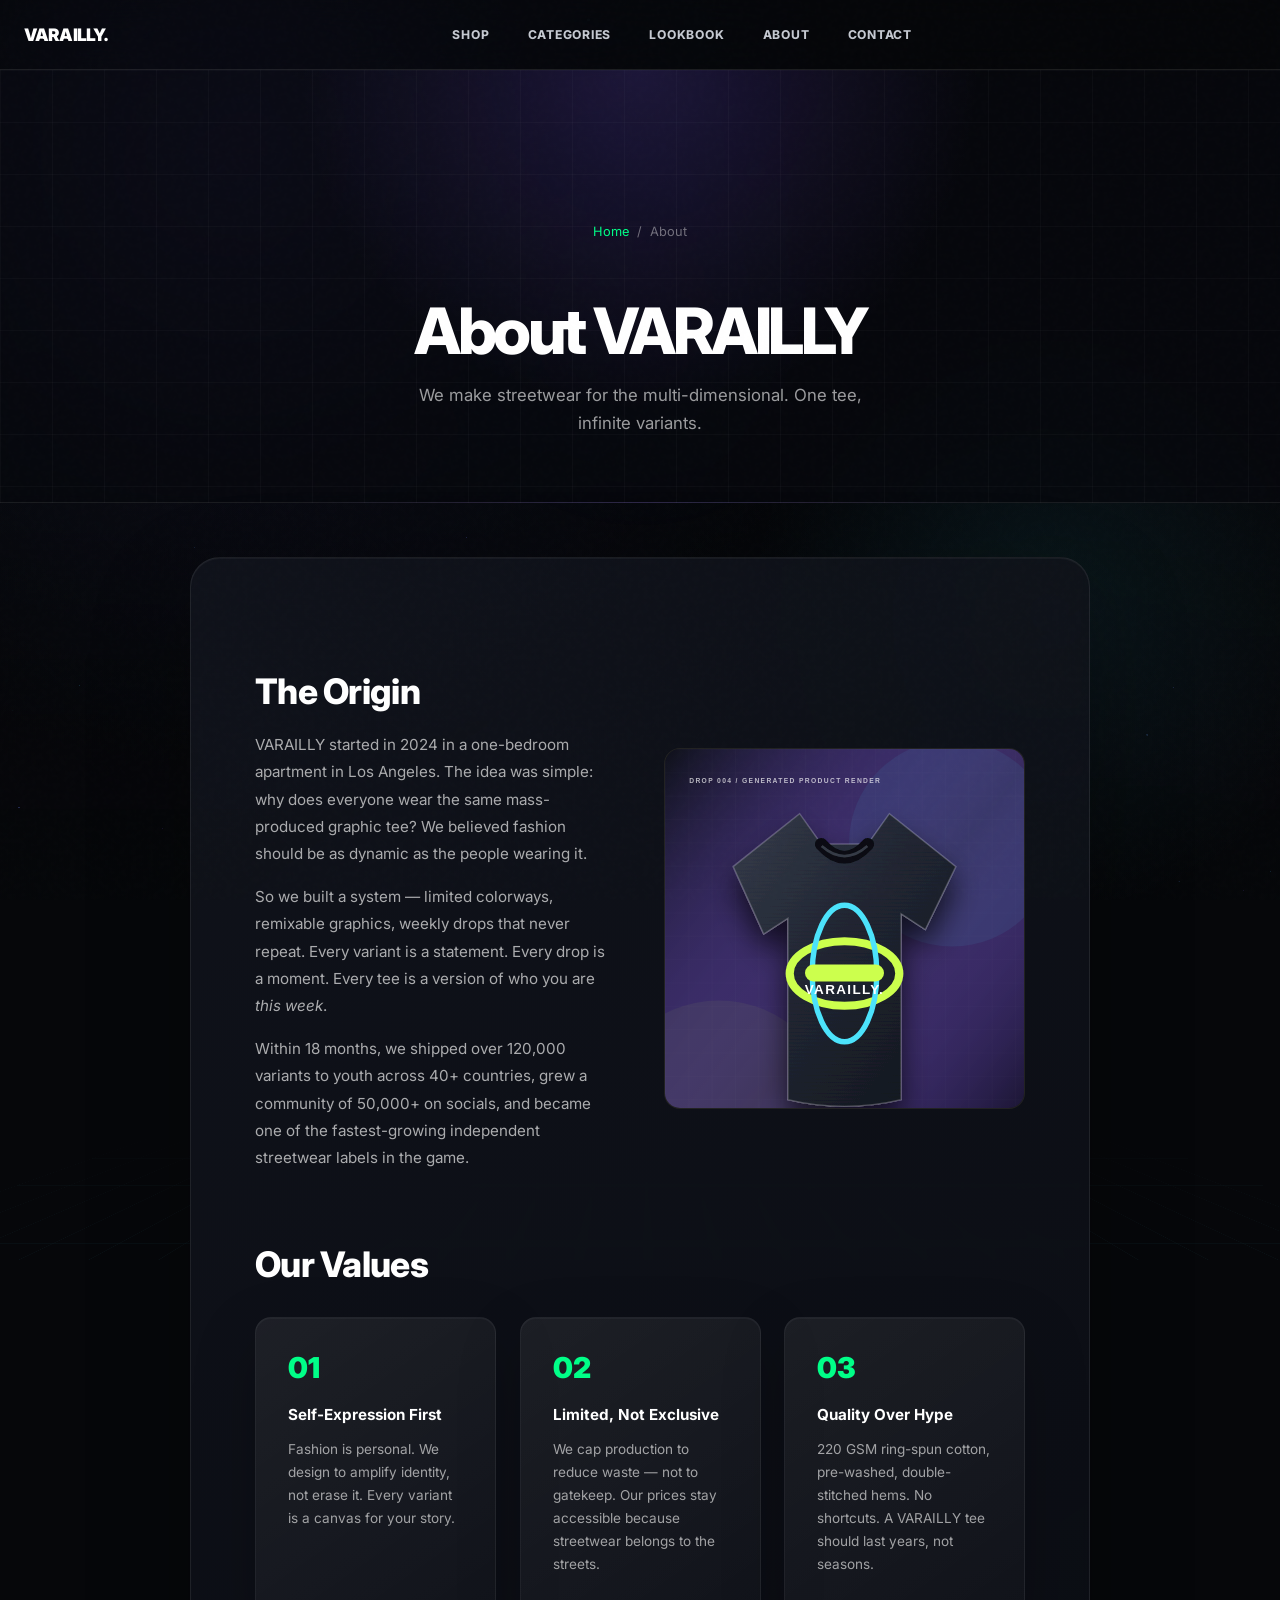
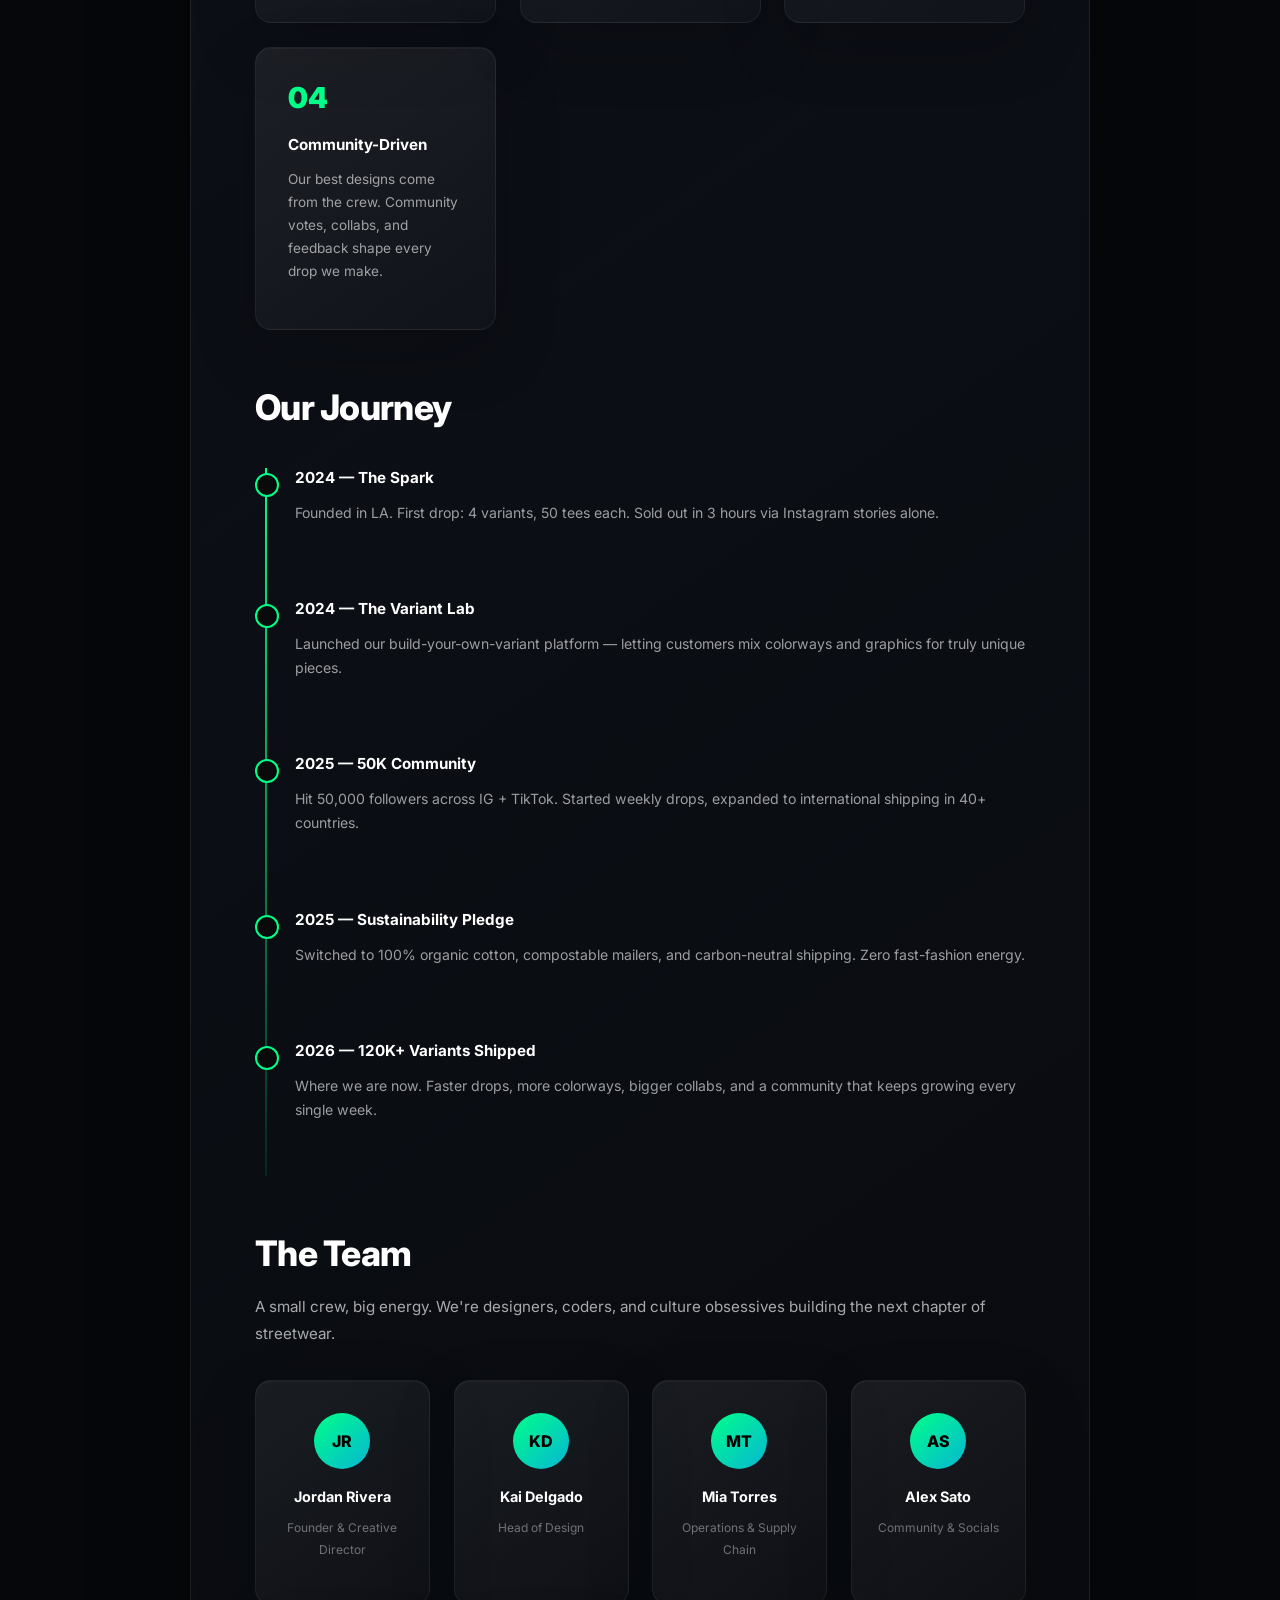
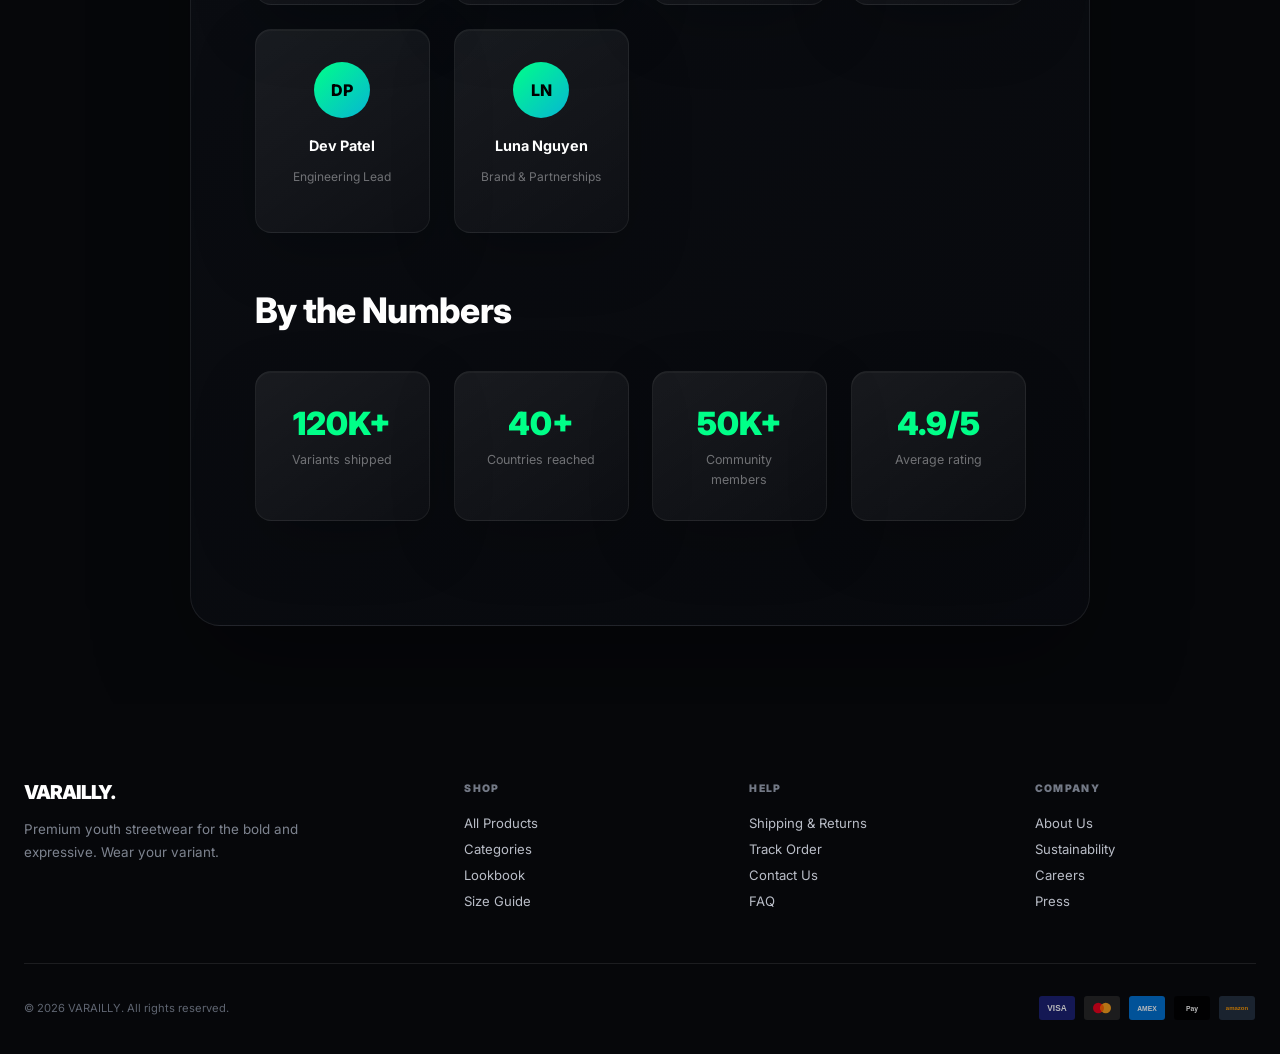
<file: about.html>
<!DOCTYPE html>
<html lang="en">
<head>
<meta charset="UTF-8" />
<meta name="viewport" content="width=device-width, initial-scale=1.0" />
<title>About VARAILLY — Our Story</title>
<meta name="description" content="VARAILLY is a streetwear label built for a generation that refuses to pick just one version of themselves. Learn our story, values, and meet the team." />
<meta name="theme-color" content="#050505" />

<!-- Fonts -->
<link rel="preconnect" href="https://fonts.googleapis.com">
<link rel="preconnect" href="https://fonts.gstatic.com" crossorigin>
<link href="https://fonts.googleapis.com/css2?family=Inter:wght@400;500;600;700;800;900&display=swap" rel="stylesheet">

<!-- Styles -->
<link rel="stylesheet" href="assets/css/style.css?v=32" />
<link rel="stylesheet" href="assets/css/pages.css?v=13" />
</head>
<body>
<canvas class="spatial-canvas" id="spatialCanvas" aria-hidden="true"></canvas>
<div class="spatial-atmosphere" aria-hidden="true"></div>
<div class="spatial-pointer-light" id="spatialPointerLight" aria-hidden="true"></div>



<!-- Header -->
    <header class="header" id="header">
        <div class="header-inner">
            <a href="index.html" class="header-logo" data-hover="logo">VARAILLY.</a>
            <nav class="header-nav" id="headerNav">
                <a href="index.html#products" class="nav-link" data-hover="link">Shop</a>
                <a href="index.html#categories" class="nav-link" data-hover="link">Categories</a>
                <a href="index.html#lookbook" class="nav-link" data-hover="link">Lookbook</a>
                <a href="about.html" class="nav-link" data-hover="link">About</a>
                <a href="contact.html" class="nav-link" data-hover="link">Contact</a>
            </nav>
            <div class="header-actions">
                <button class="mobile-toggle" id="mobileToggle" aria-label="Menu">
                    <span></span>
                    <span></span>
                    <span></span>
                </button>
            </div>
        </div>
    </header>

<main>
  <section class="page-hero">
    <nav class="breadcrumb" aria-label="Breadcrumb">
      <a href="index.html" data-hover>Home</a> <span>/</span> <span>About</span>
    </nav>
    <h1>About VARAILLY</h1>
    <p>We make streetwear for the multi-dimensional. One tee, infinite variants.</p>
  </section>

  <div class="page-content">

    <div class="about-hero-grid">
      <div>
        <h2 style="margin-top:0;">The Origin</h2>
        <p>VARAILLY started in 2024 in a one-bedroom apartment in Los Angeles. The idea was simple: why does everyone wear the same mass-produced graphic tee? We believed fashion should be as dynamic as the people wearing it.</p>
        <p>So we built a system — limited colorways, remixable graphics, weekly drops that never repeat. Every variant is a statement. Every drop is a moment. Every tee is a version of who you are <em>this week</em>.</p>
        <p>Within 18 months, we shipped over 120,000 variants to youth across 40+ countries, grew a community of 50,000+ on socials, and became one of the fastest-growing independent streetwear labels in the game.</p>
      </div>
      <div class="about-visual">
        <img src="https://images.unsplash.com/photo-1556906781-9a412961c28c?w=700&q=80&auto=format" alt="VARAILLY team creative session" loading="lazy" />
      </div>
    </div>

    <h2>Our Values</h2>
    <div class="values-grid">
      <div class="value-card">
        <span class="value-card__num">01</span>
        <h4>Self-Expression First</h4>
        <p>Fashion is personal. We design to amplify identity, not erase it. Every variant is a canvas for your story.</p>
      </div>
      <div class="value-card">
        <span class="value-card__num">02</span>
        <h4>Limited, Not Exclusive</h4>
        <p>We cap production to reduce waste — not to gatekeep. Our prices stay accessible because streetwear belongs to the streets.</p>
      </div>
      <div class="value-card">
        <span class="value-card__num">03</span>
        <h4>Quality Over Hype</h4>
        <p>220 GSM ring-spun cotton, pre-washed, double-stitched hems. No shortcuts. A VARAILLY tee should last years, not seasons.</p>
      </div>
      <div class="value-card">
        <span class="value-card__num">04</span>
        <h4>Community-Driven</h4>
        <p>Our best designs come from the crew. Community votes, collabs, and feedback shape every drop we make.</p>
      </div>
    </div>

    <h2>Our Journey</h2>
    <div class="timeline">
      <div class="timeline__item">
        <h4>2024 — The Spark</h4>
        <p>Founded in LA. First drop: 4 variants, 50 tees each. Sold out in 3 hours via Instagram stories alone.</p>
      </div>
      <div class="timeline__item">
        <h4>2024 — The Variant Lab</h4>
        <p>Launched our build-your-own-variant platform — letting customers mix colorways and graphics for truly unique pieces.</p>
      </div>
      <div class="timeline__item">
        <h4>2025 — 50K Community</h4>
        <p>Hit 50,000 followers across IG + TikTok. Started weekly drops, expanded to international shipping in 40+ countries.</p>
      </div>
      <div class="timeline__item">
        <h4>2025 — Sustainability Pledge</h4>
        <p>Switched to 100% organic cotton, compostable mailers, and carbon-neutral shipping. Zero fast-fashion energy.</p>
      </div>
      <div class="timeline__item">
        <h4>2026 — 120K+ Variants Shipped</h4>
        <p>Where we are now. Faster drops, more colorways, bigger collabs, and a community that keeps growing every single week.</p>
      </div>
    </div>

    <h2>The Team</h2>
    <p>A small crew, big energy. We're designers, coders, and culture obsessives building the next chapter of streetwear.</p>
    <div class="team-grid">
      <div class="team-card">
        <div class="team-card__avatar">JR</div>
        <h4>Jordan Rivera</h4>
        <p>Founder & Creative Director</p>
      </div>
      <div class="team-card">
        <div class="team-card__avatar">KD</div>
        <h4>Kai Delgado</h4>
        <p>Head of Design</p>
      </div>
      <div class="team-card">
        <div class="team-card__avatar">MT</div>
        <h4>Mia Torres</h4>
        <p>Operations & Supply Chain</p>
      </div>
      <div class="team-card">
        <div class="team-card__avatar">AS</div>
        <h4>Alex Sato</h4>
        <p>Community & Socials</p>
      </div>
      <div class="team-card">
        <div class="team-card__avatar">DP</div>
        <h4>Dev Patel</h4>
        <p>Engineering Lead</p>
      </div>
      <div class="team-card">
        <div class="team-card__avatar">LN</div>
        <h4>Luna Nguyen</h4>
        <p>Brand & Partnerships</p>
      </div>
    </div>

    <h2>By the Numbers</h2>
    <div class="sus-stats">
      <div class="sus-stat"><strong>120K+</strong><span>Variants shipped</span></div>
      <div class="sus-stat"><strong>40+</strong><span>Countries reached</span></div>
      <div class="sus-stat"><strong>50K+</strong><span>Community members</span></div>
      <div class="sus-stat"><strong>4.9/5</strong><span>Average rating</span></div>
    </div>
  </div>
</main>

<!-- Footer -->
    <footer class="footer">
        <div class="container">
            <div class="footer-grid">
                <div class="footer-col">
                    <a href="index.html" class="footer-logo">VARAILLY.</a>
                    <p class="footer-desc">Premium youth streetwear for the bold and expressive. Wear your variant.</p>
                </div>
                <div class="footer-col">
                    <h4 class="footer-heading">Shop</h4>
                    <a href="index.html#products" class="footer-link">All Products</a>
                    <a href="index.html#categories" class="footer-link">Categories</a>
                    <a href="index.html#lookbook" class="footer-link">Lookbook</a>
                    <a href="size-guide.html" class="footer-link">Size Guide</a>
                </div>
                <div class="footer-col">
                    <h4 class="footer-heading">Help</h4>
                    <a href="shipping-returns.html" class="footer-link">Shipping & Returns</a>
                    <a href="track-order.html" class="footer-link">Track Order</a>
                    <a href="contact.html" class="footer-link">Contact Us</a>
                    <a href="size-guide.html" class="footer-link">FAQ</a>
                </div>
                <div class="footer-col">
                    <h4 class="footer-heading">Company</h4>
                    <a href="about.html" class="footer-link">About Us</a>
                    <a href="sustainability.html" class="footer-link">Sustainability</a>
                    <a href="careers.html" class="footer-link">Careers</a>
                    <a href="contact.html" class="footer-link">Press</a>
                </div>
            </div>
            <div class="footer-bottom">
                <p class="footer-copyright">&copy; 2026 VARAILLY. All rights reserved.</p>
                <div class="footer-payments">
                    <span class="payment-icon" title="Visa"><svg viewBox="0 0 48 32" width="38" height="24"><rect width="48" height="32" rx="4" fill="#1a1f71"/><text x="24" y="20" text-anchor="middle" font-size="11" font-weight="bold" fill="#fff" font-family="sans-serif">VISA</text></svg></span>
                    <span class="payment-icon" title="Mastercard"><svg viewBox="0 0 48 32" width="38" height="24"><rect width="48" height="32" rx="4" fill="#252525"/><circle cx="19" cy="16" r="7" fill="#eb001b"/><circle cx="29" cy="16" r="7" fill="#f79e1b"/><path d="M24 10.5a7 7 0 010 11 7 7 0 010-11z" fill="#ff5f00"/></svg></span>
                    <span class="payment-icon" title="Amex"><svg viewBox="0 0 48 32" width="38" height="24"><rect width="48" height="32" rx="4" fill="#006fcf"/><text x="24" y="20" text-anchor="middle" font-size="9" font-weight="bold" fill="#fff" font-family="sans-serif">AMEX</text></svg></span>
                    <span class="payment-icon" title="Apple Pay"><svg viewBox="0 0 48 32" width="38" height="24"><rect width="48" height="32" rx="4" fill="#000"/><text x="24" y="20" text-anchor="middle" font-size="9" font-weight="600" fill="#fff" font-family="sans-serif">Pay</text></svg></span>
                    <span class="payment-icon" title="Amazon"><svg viewBox="0 0 48 32" width="38" height="24"><rect width="48" height="32" rx="4" fill="#232f3e"/><text x="24" y="19" text-anchor="middle" font-size="8" font-weight="700" fill="#ff9900" font-family="sans-serif">amazon</text></svg></span>
                </div>
            </div>
        </div>
    </footer>

    <script src="assets/js/main.js?v=32"></script>
<script src="assets/js/spatial-ui.js?v=4"></script>
</body>
</html>
</file>
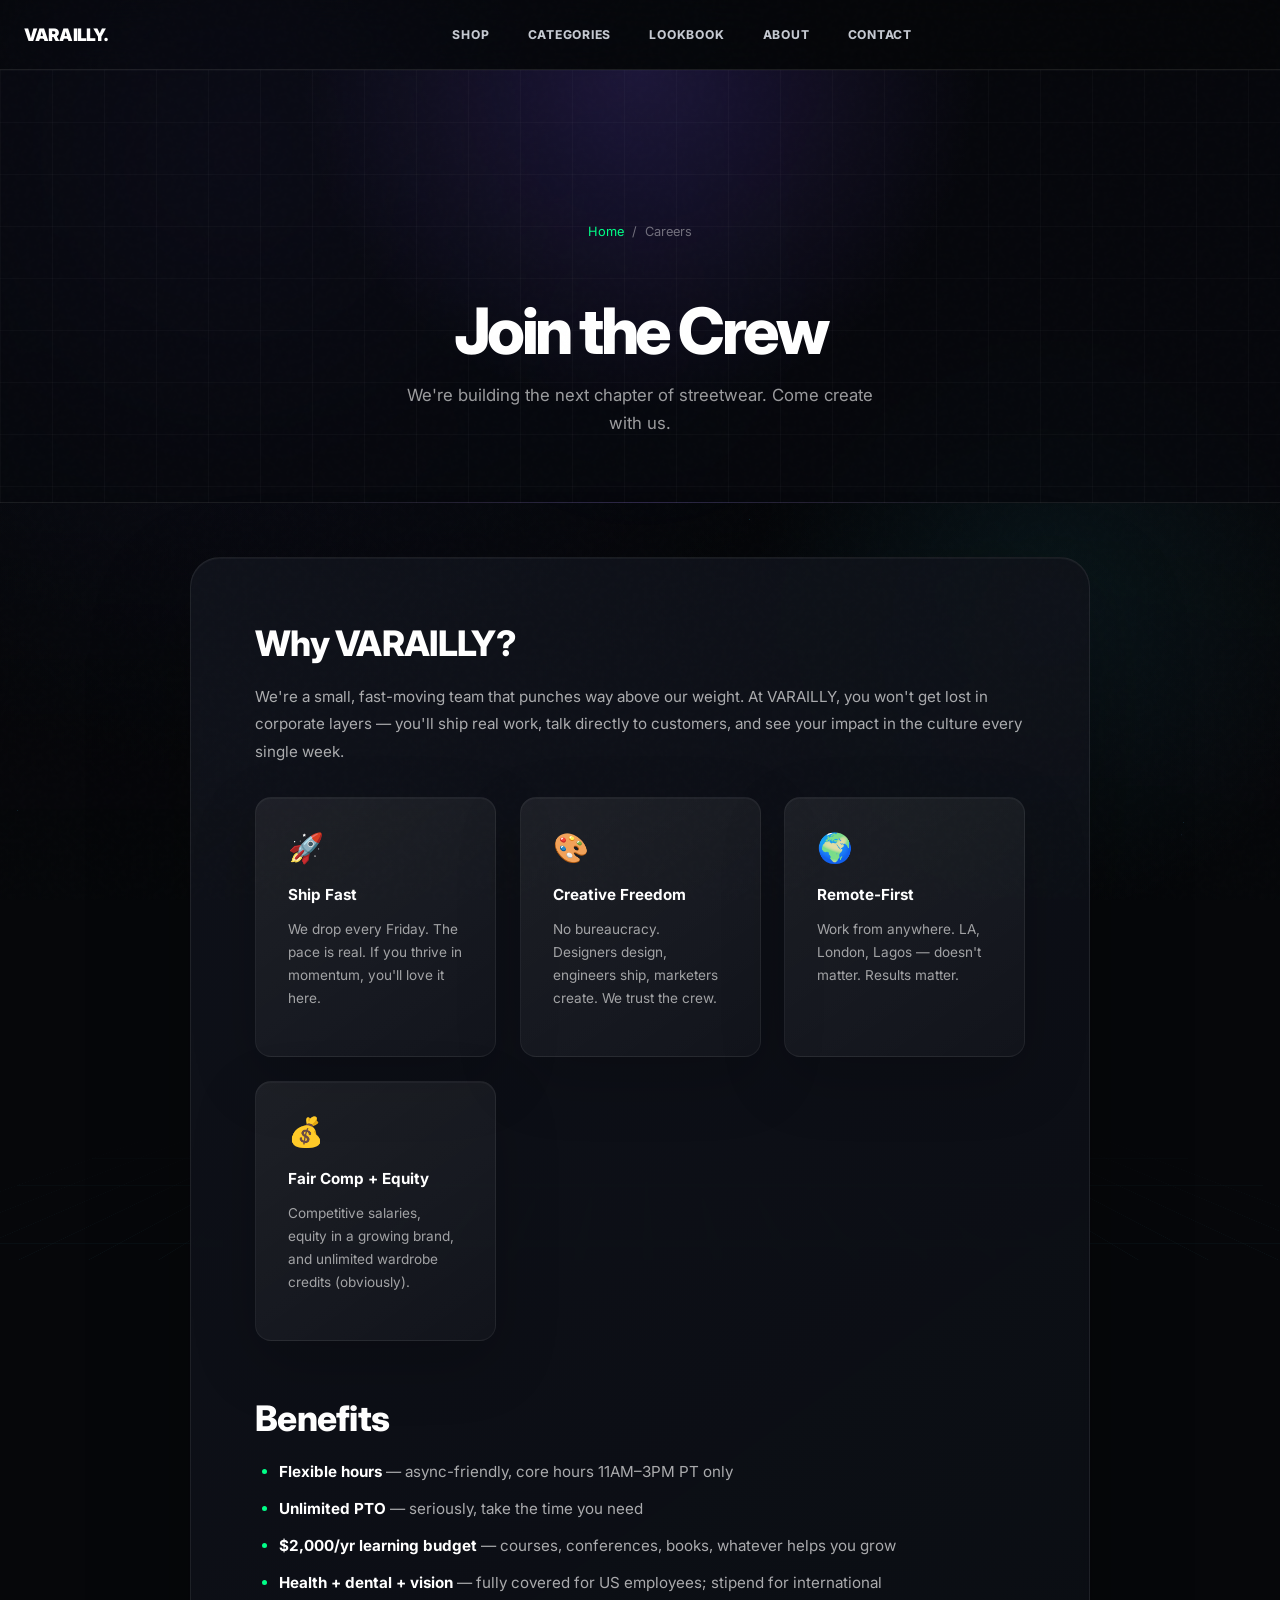
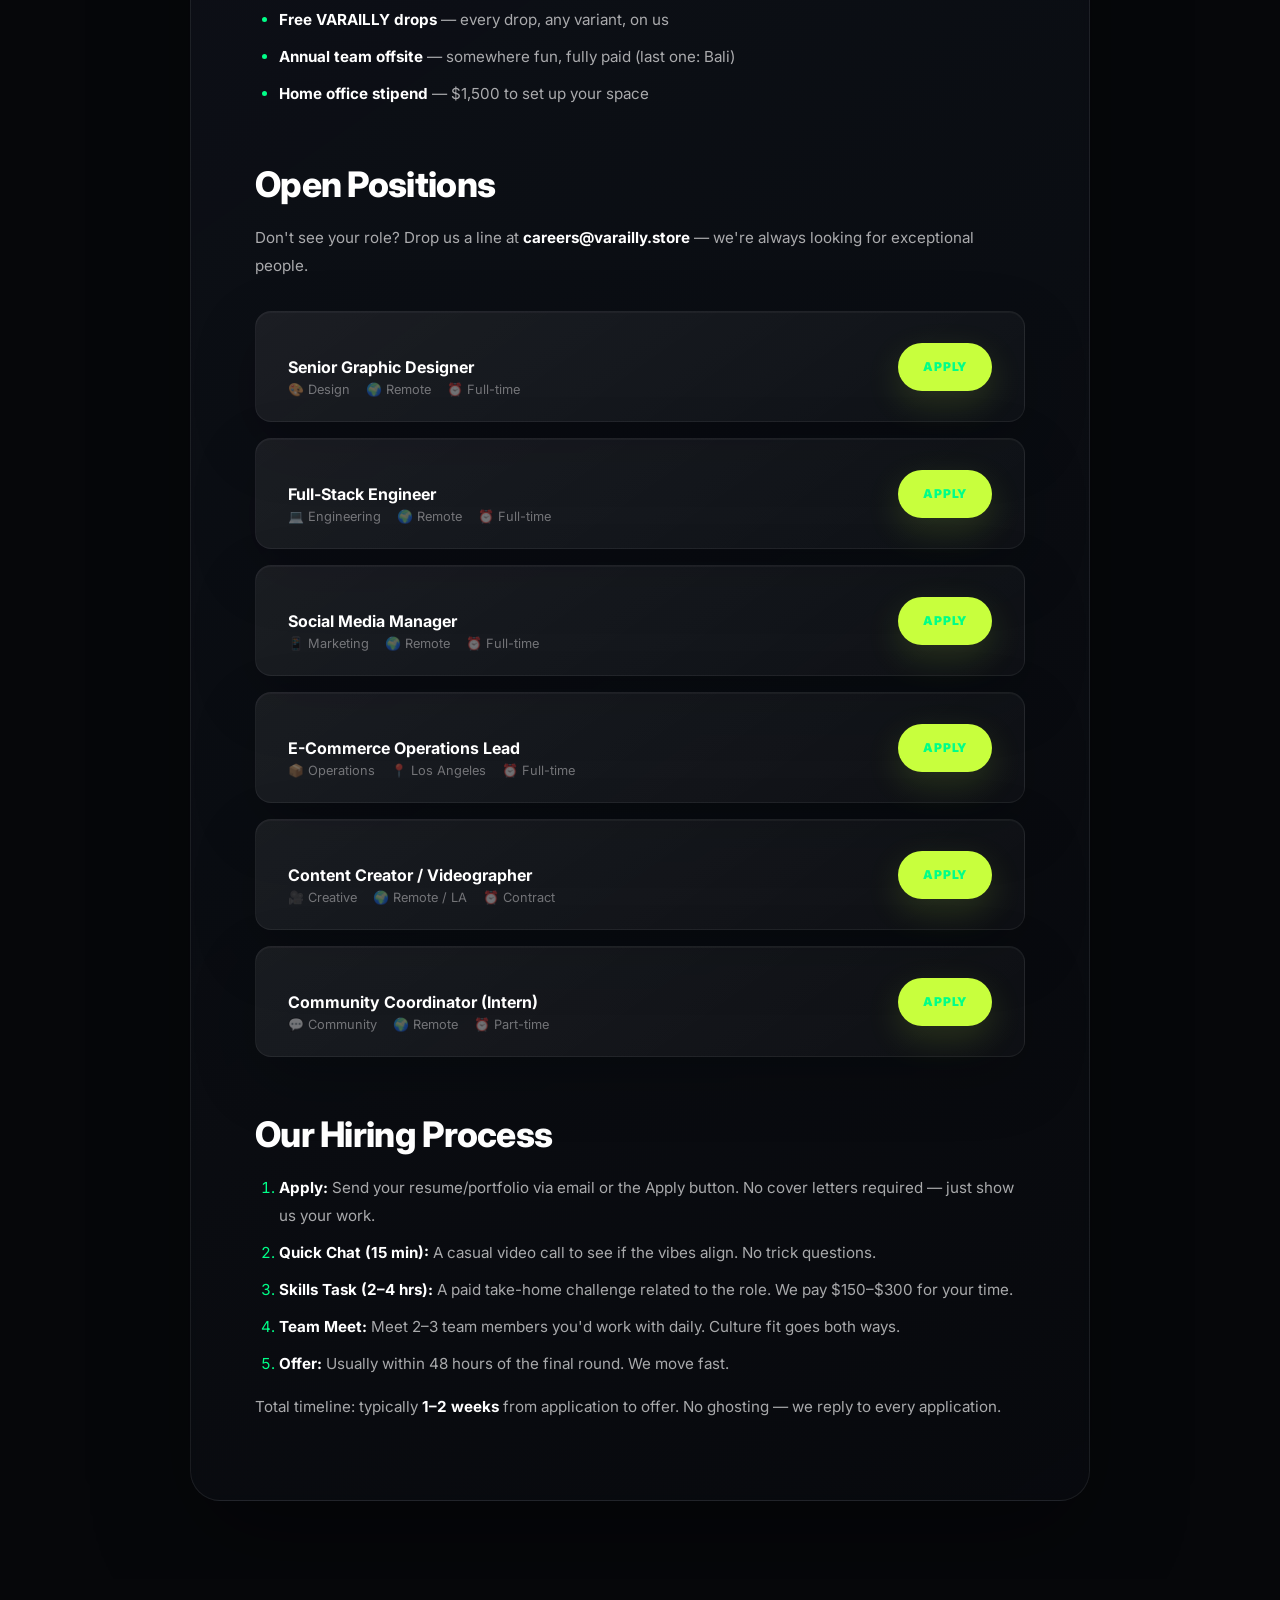
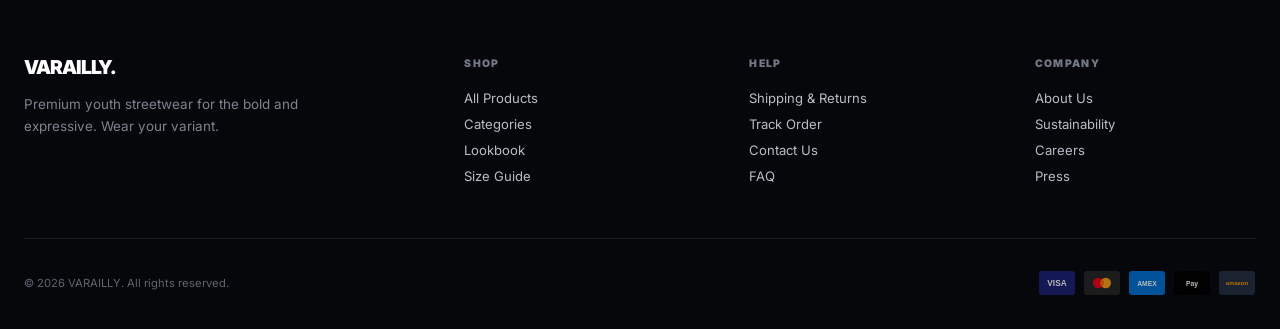
<file: careers.html>
<!DOCTYPE html>
<html lang="en">
<head>
<meta charset="UTF-8" />
<meta name="viewport" content="width=device-width, initial-scale=1.0" />
<title>Careers — VARAILLY</title>
<meta name="description" content="Join the VARAILLY crew. We're hiring designers, engineers, marketers, and culture obsessives who want to shape the future of streetwear." />
<meta name="theme-color" content="#050505" />

<!-- Fonts -->
<link rel="preconnect" href="https://fonts.googleapis.com">
<link rel="preconnect" href="https://fonts.gstatic.com" crossorigin>
<link href="https://fonts.googleapis.com/css2?family=Inter:wght@400;500;600;700;800;900&display=swap" rel="stylesheet">

<!-- Styles -->
<link rel="stylesheet" href="assets/css/style.css?v=32" />
<link rel="stylesheet" href="assets/css/pages.css?v=13" />
</head>
<body>
<canvas class="spatial-canvas" id="spatialCanvas" aria-hidden="true"></canvas>
<div class="spatial-atmosphere" aria-hidden="true"></div>
<div class="spatial-pointer-light" id="spatialPointerLight" aria-hidden="true"></div>



<!-- Header -->
    <header class="header" id="header">
        <div class="header-inner">
            <a href="index.html" class="header-logo" data-hover="logo">VARAILLY.</a>
            <nav class="header-nav" id="headerNav">
                <a href="index.html#products" class="nav-link" data-hover="link">Shop</a>
                <a href="index.html#categories" class="nav-link" data-hover="link">Categories</a>
                <a href="index.html#lookbook" class="nav-link" data-hover="link">Lookbook</a>
                <a href="about.html" class="nav-link" data-hover="link">About</a>
                <a href="contact.html" class="nav-link" data-hover="link">Contact</a>
            </nav>
            <div class="header-actions">
                <button class="mobile-toggle" id="mobileToggle" aria-label="Menu">
                    <span></span>
                    <span></span>
                    <span></span>
                </button>
            </div>
        </div>
    </header>

<main>
  <section class="page-hero">
    <nav class="breadcrumb" aria-label="Breadcrumb">
      <a href="index.html" data-hover>Home</a> <span>/</span> <span>Careers</span>
    </nav>
    <h1>Join the Crew</h1>
    <p>We're building the next chapter of streetwear. Come create with us.</p>
  </section>

  <div class="page-content">

    <h2>Why VARAILLY?</h2>
    <p>We're a small, fast-moving team that punches way above our weight. At VARAILLY, you won't get lost in corporate layers — you'll ship real work, talk directly to customers, and see your impact in the culture every single week.</p>

    <div class="values-grid">
      <div class="value-card">
        <span class="value-card__num">🚀</span>
        <h4>Ship Fast</h4>
        <p>We drop every Friday. The pace is real. If you thrive in momentum, you'll love it here.</p>
      </div>
      <div class="value-card">
        <span class="value-card__num">🎨</span>
        <h4>Creative Freedom</h4>
        <p>No bureaucracy. Designers design, engineers ship, marketers create. We trust the crew.</p>
      </div>
      <div class="value-card">
        <span class="value-card__num">🌍</span>
        <h4>Remote-First</h4>
        <p>Work from anywhere. LA, London, Lagos — doesn't matter. Results matter.</p>
      </div>
      <div class="value-card">
        <span class="value-card__num">💰</span>
        <h4>Fair Comp + Equity</h4>
        <p>Competitive salaries, equity in a growing brand, and unlimited wardrobe credits (obviously).</p>
      </div>
    </div>

    <h2>Benefits</h2>
    <ul>
      <li><strong>Flexible hours</strong> — async-friendly, core hours 11AM–3PM PT only</li>
      <li><strong>Unlimited PTO</strong> — seriously, take the time you need</li>
      <li><strong>$2,000/yr learning budget</strong> — courses, conferences, books, whatever helps you grow</li>
      <li><strong>Health + dental + vision</strong> — fully covered for US employees; stipend for international</li>
      <li><strong>Free VARAILLY drops</strong> — every drop, any variant, on us</li>
      <li><strong>Annual team offsite</strong> — somewhere fun, fully paid (last one: Bali)</li>
      <li><strong>Home office stipend</strong> — $1,500 to set up your space</li>
    </ul>

    <h2>Open Positions</h2>
    <p>Don't see your role? Drop us a line at <strong>careers@varailly.store</strong> — we're always looking for exceptional people.</p>

    <div class="job-list">
      <div class="job-card">
        <div class="job-card__info">
          <h4>Senior Graphic Designer</h4>
          <div class="job-card__meta">
            <span>🎨 Design</span>
            <span>🌍 Remote</span>
            <span>⏰ Full-time</span>
          </div>
        </div>
        <a href="contact.html" class="btn btn-primary" data-hover>Apply</a>
      </div>
      <div class="job-card">
        <div class="job-card__info">
          <h4>Full-Stack Engineer</h4>
          <div class="job-card__meta">
            <span>💻 Engineering</span>
            <span>🌍 Remote</span>
            <span>⏰ Full-time</span>
          </div>
        </div>
        <a href="contact.html" class="btn btn-primary" data-hover>Apply</a>
      </div>
      <div class="job-card">
        <div class="job-card__info">
          <h4>Social Media Manager</h4>
          <div class="job-card__meta">
            <span>📱 Marketing</span>
            <span>🌍 Remote</span>
            <span>⏰ Full-time</span>
          </div>
        </div>
        <a href="contact.html" class="btn btn-primary" data-hover>Apply</a>
      </div>
      <div class="job-card">
        <div class="job-card__info">
          <h4>E-Commerce Operations Lead</h4>
          <div class="job-card__meta">
            <span>📦 Operations</span>
            <span>📍 Los Angeles</span>
            <span>⏰ Full-time</span>
          </div>
        </div>
        <a href="contact.html" class="btn btn-primary" data-hover>Apply</a>
      </div>
      <div class="job-card">
        <div class="job-card__info">
          <h4>Content Creator / Videographer</h4>
          <div class="job-card__meta">
            <span>🎥 Creative</span>
            <span>🌍 Remote / LA</span>
            <span>⏰ Contract</span>
          </div>
        </div>
        <a href="contact.html" class="btn btn-primary" data-hover>Apply</a>
      </div>
      <div class="job-card">
        <div class="job-card__info">
          <h4>Community Coordinator (Intern)</h4>
          <div class="job-card__meta">
            <span>💬 Community</span>
            <span>🌍 Remote</span>
            <span>⏰ Part-time</span>
          </div>
        </div>
        <a href="contact.html" class="btn btn-primary" data-hover>Apply</a>
      </div>
    </div>

    <h2>Our Hiring Process</h2>
    <ol>
      <li><strong>Apply:</strong> Send your resume/portfolio via email or the Apply button. No cover letters required — just show us your work.</li>
      <li><strong>Quick Chat (15 min):</strong> A casual video call to see if the vibes align. No trick questions.</li>
      <li><strong>Skills Task (2–4 hrs):</strong> A paid take-home challenge related to the role. We pay $150–$300 for your time.</li>
      <li><strong>Team Meet:</strong> Meet 2–3 team members you'd work with daily. Culture fit goes both ways.</li>
      <li><strong>Offer:</strong> Usually within 48 hours of the final round. We move fast.</li>
    </ol>
    <p>Total timeline: typically <strong>1–2 weeks</strong> from application to offer. No ghosting — we reply to every application.</p>

  </div>
</main>

<!-- Footer -->
    <footer class="footer">
        <div class="container">
            <div class="footer-grid">
                <div class="footer-col">
                    <a href="index.html" class="footer-logo">VARAILLY.</a>
                    <p class="footer-desc">Premium youth streetwear for the bold and expressive. Wear your variant.</p>
                </div>
                <div class="footer-col">
                    <h4 class="footer-heading">Shop</h4>
                    <a href="index.html#products" class="footer-link">All Products</a>
                    <a href="index.html#categories" class="footer-link">Categories</a>
                    <a href="index.html#lookbook" class="footer-link">Lookbook</a>
                    <a href="size-guide.html" class="footer-link">Size Guide</a>
                </div>
                <div class="footer-col">
                    <h4 class="footer-heading">Help</h4>
                    <a href="shipping-returns.html" class="footer-link">Shipping & Returns</a>
                    <a href="track-order.html" class="footer-link">Track Order</a>
                    <a href="contact.html" class="footer-link">Contact Us</a>
                    <a href="size-guide.html" class="footer-link">FAQ</a>
                </div>
                <div class="footer-col">
                    <h4 class="footer-heading">Company</h4>
                    <a href="about.html" class="footer-link">About Us</a>
                    <a href="sustainability.html" class="footer-link">Sustainability</a>
                    <a href="careers.html" class="footer-link">Careers</a>
                    <a href="contact.html" class="footer-link">Press</a>
                </div>
            </div>
            <div class="footer-bottom">
                <p class="footer-copyright">&copy; 2026 VARAILLY. All rights reserved.</p>
                <div class="footer-payments">
                    <span class="payment-icon" title="Visa"><svg viewBox="0 0 48 32" width="38" height="24"><rect width="48" height="32" rx="4" fill="#1a1f71"/><text x="24" y="20" text-anchor="middle" font-size="11" font-weight="bold" fill="#fff" font-family="sans-serif">VISA</text></svg></span>
                    <span class="payment-icon" title="Mastercard"><svg viewBox="0 0 48 32" width="38" height="24"><rect width="48" height="32" rx="4" fill="#252525"/><circle cx="19" cy="16" r="7" fill="#eb001b"/><circle cx="29" cy="16" r="7" fill="#f79e1b"/><path d="M24 10.5a7 7 0 010 11 7 7 0 010-11z" fill="#ff5f00"/></svg></span>
                    <span class="payment-icon" title="Amex"><svg viewBox="0 0 48 32" width="38" height="24"><rect width="48" height="32" rx="4" fill="#006fcf"/><text x="24" y="20" text-anchor="middle" font-size="9" font-weight="bold" fill="#fff" font-family="sans-serif">AMEX</text></svg></span>
                    <span class="payment-icon" title="Apple Pay"><svg viewBox="0 0 48 32" width="38" height="24"><rect width="48" height="32" rx="4" fill="#000"/><text x="24" y="20" text-anchor="middle" font-size="9" font-weight="600" fill="#fff" font-family="sans-serif">Pay</text></svg></span>
                    <span class="payment-icon" title="Amazon"><svg viewBox="0 0 48 32" width="38" height="24"><rect width="48" height="32" rx="4" fill="#232f3e"/><text x="24" y="19" text-anchor="middle" font-size="8" font-weight="700" fill="#ff9900" font-family="sans-serif">amazon</text></svg></span>
                </div>
            </div>
        </div>
    </footer>

    <script src="assets/js/main.js?v=32"></script>
<script src="assets/js/spatial-ui.js?v=4"></script>
</body>
</html>
</file>
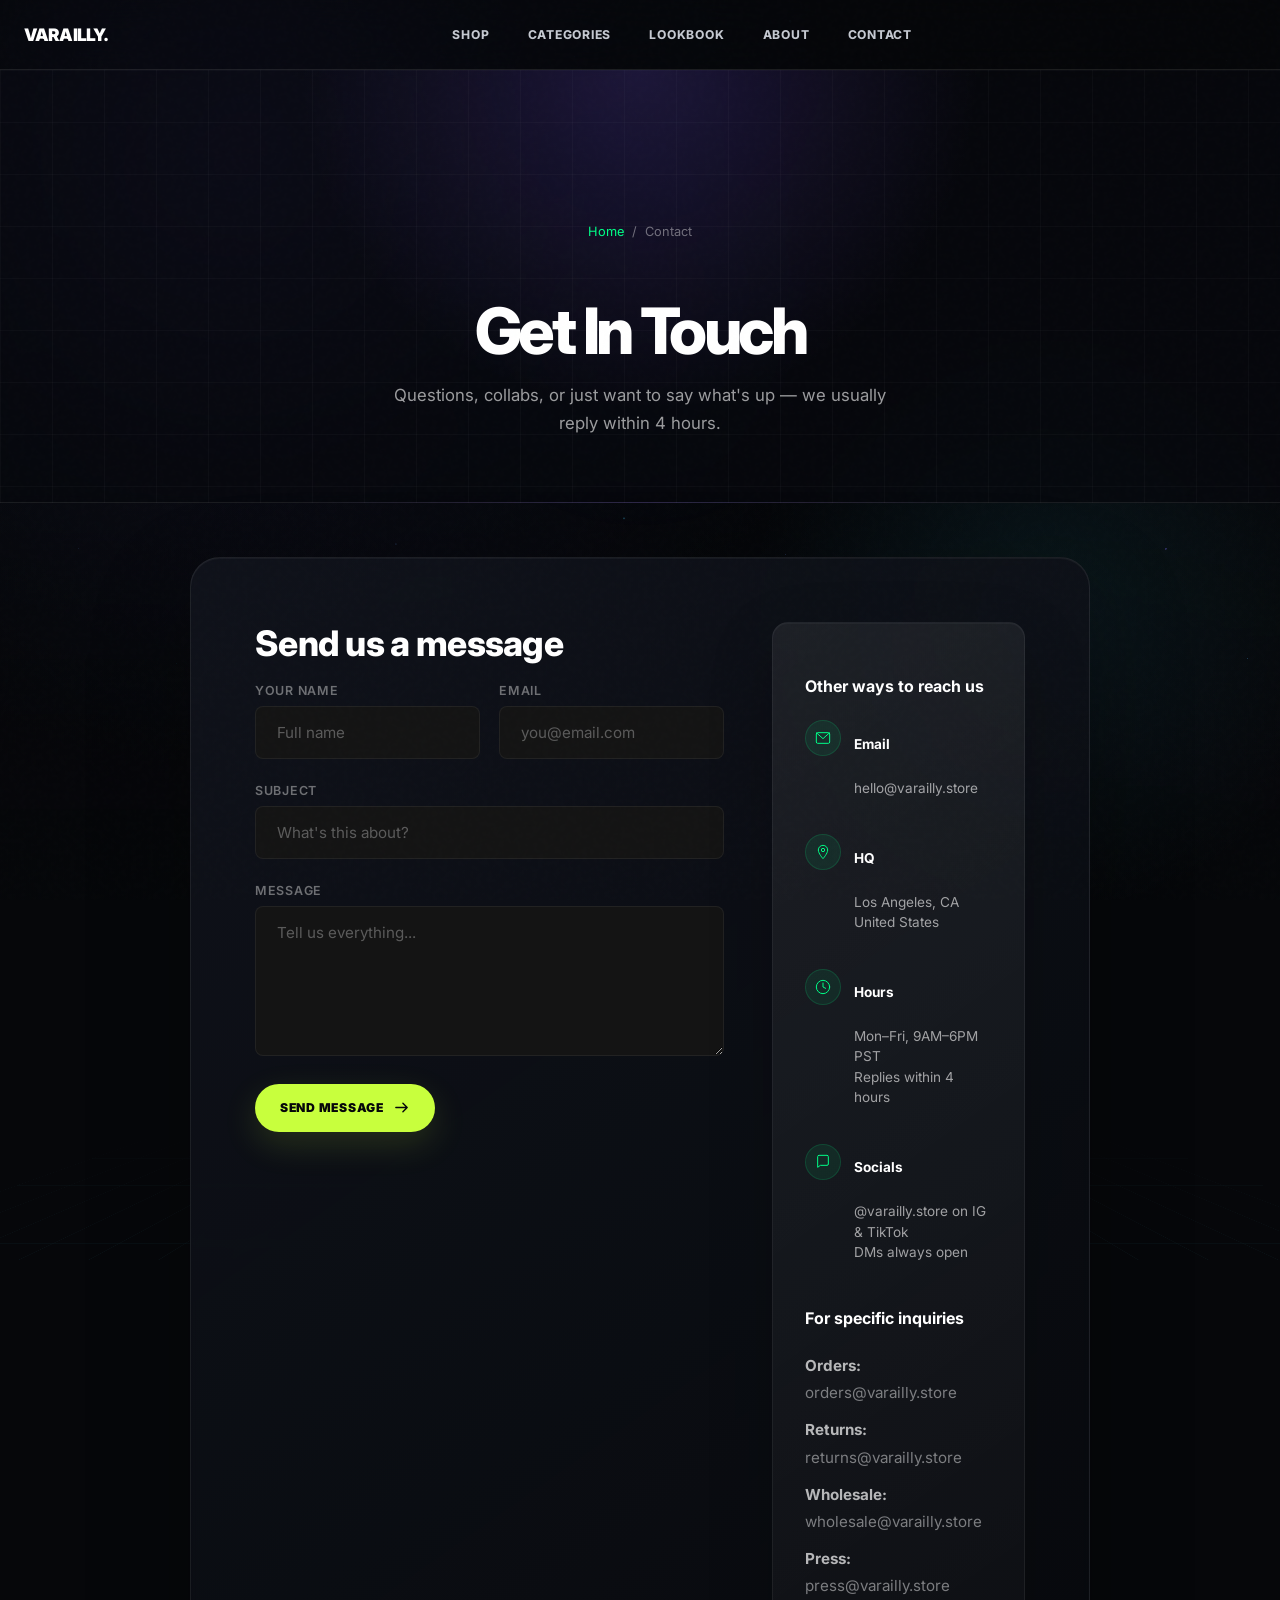
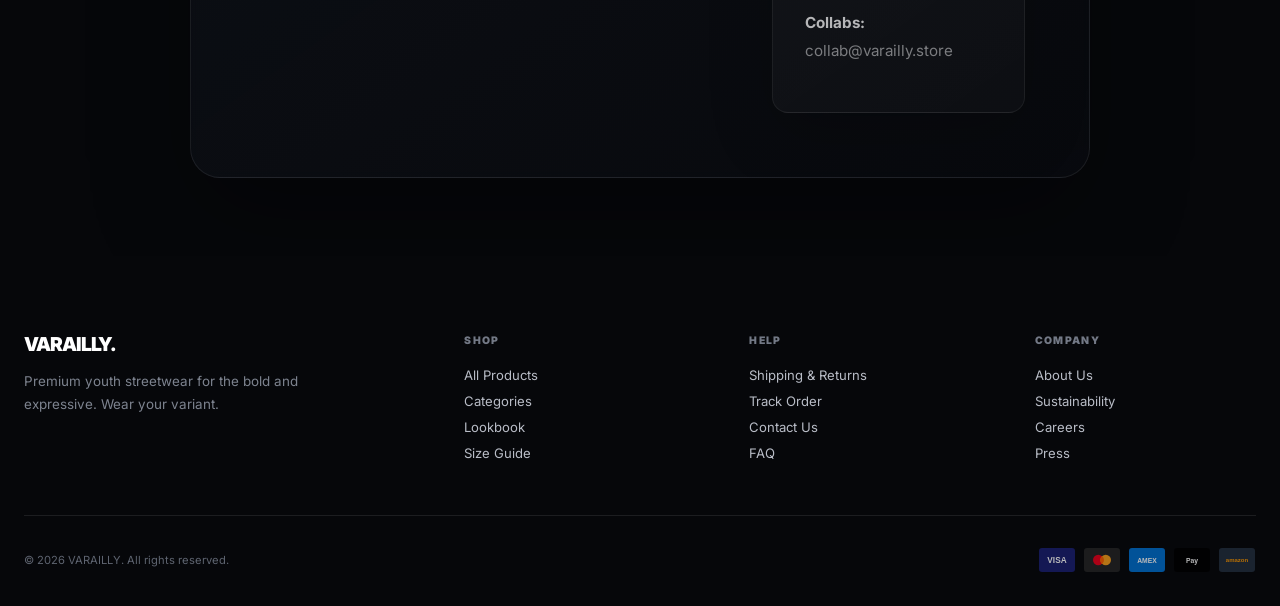
<file: contact.html>
<!DOCTYPE html>
<html lang="en">
<head>
<meta charset="UTF-8" />
<meta name="viewport" content="width=device-width, initial-scale=1.0" />
<title>Contact Us — VARAILLY</title>
<meta name="description" content="Get in touch with the VARAILLY team. Questions about orders, sizing, collaborations, or just want to say hey — we're here." />
<meta name="theme-color" content="#050505" />

<!-- Fonts -->
<link rel="preconnect" href="https://fonts.googleapis.com">
<link rel="preconnect" href="https://fonts.gstatic.com" crossorigin>
<link href="https://fonts.googleapis.com/css2?family=Inter:wght@400;500;600;700;800;900&display=swap" rel="stylesheet">

<!-- Styles -->
<link rel="stylesheet" href="assets/css/style.css?v=32" />
<link rel="stylesheet" href="assets/css/pages.css?v=13" />
</head>
<body>
<canvas class="spatial-canvas" id="spatialCanvas" aria-hidden="true"></canvas>
<div class="spatial-atmosphere" aria-hidden="true"></div>
<div class="spatial-pointer-light" id="spatialPointerLight" aria-hidden="true"></div>



<!-- Header -->
    <header class="header" id="header">
        <div class="header-inner">
            <a href="index.html" class="header-logo" data-hover="logo">VARAILLY.</a>
            <nav class="header-nav" id="headerNav">
                <a href="index.html#products" class="nav-link" data-hover="link">Shop</a>
                <a href="index.html#categories" class="nav-link" data-hover="link">Categories</a>
                <a href="index.html#lookbook" class="nav-link" data-hover="link">Lookbook</a>
                <a href="about.html" class="nav-link" data-hover="link">About</a>
                <a href="contact.html" class="nav-link" data-hover="link">Contact</a>
            </nav>
            <div class="header-actions">
                <button class="mobile-toggle" id="mobileToggle" aria-label="Menu">
                    <span></span>
                    <span></span>
                    <span></span>
                </button>
            </div>
        </div>
    </header>

<main>
  <section class="page-hero">
    <nav class="breadcrumb" aria-label="Breadcrumb">
      <a href="index.html" data-hover>Home</a> <span>/</span> <span>Contact</span>
    </nav>
    <h1>Get In Touch</h1>
    <p>Questions, collabs, or just want to say what's up — we usually reply within 4 hours.</p>
  </section>

  <div class="page-content">
    <div class="contact-layout">
      <div>
        <h2 style="margin-top:0;">Send us a message</h2>
        <form id="contactForm" novalidate>
          <div class="form-row">
            <div class="form-group">
              <label for="contactName">Your Name</label>
              <input type="text" id="contactName" class="form-input" placeholder="Full name" required />
            </div>
            <div class="form-group">
              <label for="contactEmail">Email</label>
              <input type="email" id="contactEmail" class="form-input" placeholder="you@email.com" required />
            </div>
          </div>
          <div class="form-group">
            <label for="contactSubject">Subject</label>
            <input type="text" id="contactSubject" class="form-input" placeholder="What's this about?" required />
          </div>
          <div class="form-group">
            <label for="contactMsg">Message</label>
            <textarea id="contactMsg" class="form-textarea" placeholder="Tell us everything..." required></textarea>
          </div>
          <button type="submit" class="btn btn-primary" data-hover>Send Message
            <svg viewBox="0 0 24 24" fill="none" stroke="currentColor" stroke-width="2" stroke-linecap="round" stroke-linejoin="round" style="width:17px;height:17px;"><path d="M4 12h16M14 6l6 6-6 6"/></svg>
          </button>
          <p id="contactStatus" role="status" aria-live="polite" style="margin-top:1rem;font-size:.88rem;font-weight:700;"></p>
        </form>
      </div>
      <div class="contact-sidebar">
        <h4>Other ways to reach us</h4>

        <div class="contact-detail">
          <div class="contact-detail__icon">
            <svg viewBox="0 0 24 24" fill="none" stroke="currentColor" stroke-width="1.5"><rect x="2" y="4" width="20" height="16" rx="2"/><path d="M2 4l10 9 10-9"/></svg>
          </div>
          <div>
            <p><strong>Email</strong><br>hello@varailly.store</p>
          </div>
        </div>

        <div class="contact-detail">
          <div class="contact-detail__icon">
            <svg viewBox="0 0 24 24" fill="none" stroke="currentColor" stroke-width="1.5"><path d="M12 2C8.13 2 5 5.13 5 9c0 5.25 7 13 7 13s7-7.75 7-13c0-3.87-3.13-7-7-7z"/><circle cx="12" cy="9" r="2.5"/></svg>
          </div>
          <div>
            <p><strong>HQ</strong><br>Los Angeles, CA<br>United States</p>
          </div>
        </div>

        <div class="contact-detail">
          <div class="contact-detail__icon">
            <svg viewBox="0 0 24 24" fill="none" stroke="currentColor" stroke-width="1.5" stroke-linecap="round"><circle cx="12" cy="12" r="10"/><path d="M12 6v6l4 2"/></svg>
          </div>
          <div>
            <p><strong>Hours</strong><br>Mon–Fri, 9AM–6PM PST<br>Replies within 4 hours</p>
          </div>
        </div>

        <div class="contact-detail">
          <div class="contact-detail__icon">
            <svg viewBox="0 0 24 24" fill="none" stroke="currentColor" stroke-width="1.5"><path d="M18 2H6a2 2 0 00-2 2v16l4-3h10a2 2 0 002-2V4a2 2 0 00-2-2z"/></svg>
          </div>
          <div>
            <p><strong>Socials</strong><br>@varailly.store on IG & TikTok<br>DMs always open</p>
          </div>
        </div>

        <h4 style="margin-top:2rem;">For specific inquiries</h4>
        <ul style="font-size:.85rem;padding-left:0;list-style:none;opacity:.7;">
          <li style="margin-bottom:.6rem;"><strong>Orders:</strong> orders@varailly.store</li>
          <li style="margin-bottom:.6rem;"><strong>Returns:</strong> returns@varailly.store</li>
          <li style="margin-bottom:.6rem;"><strong>Wholesale:</strong> wholesale@varailly.store</li>
          <li style="margin-bottom:.6rem;"><strong>Press:</strong> press@varailly.store</li>
          <li><strong>Collabs:</strong> collab@varailly.store</li>
        </ul>
      </div>
    </div>
  </div>
</main>

<!-- Footer -->
    <footer class="footer">
        <div class="container">
            <div class="footer-grid">
                <div class="footer-col">
                    <a href="index.html" class="footer-logo">VARAILLY.</a>
                    <p class="footer-desc">Premium youth streetwear for the bold and expressive. Wear your variant.</p>
                </div>
                <div class="footer-col">
                    <h4 class="footer-heading">Shop</h4>
                    <a href="index.html#products" class="footer-link">All Products</a>
                    <a href="index.html#categories" class="footer-link">Categories</a>
                    <a href="index.html#lookbook" class="footer-link">Lookbook</a>
                    <a href="size-guide.html" class="footer-link">Size Guide</a>
                </div>
                <div class="footer-col">
                    <h4 class="footer-heading">Help</h4>
                    <a href="shipping-returns.html" class="footer-link">Shipping & Returns</a>
                    <a href="track-order.html" class="footer-link">Track Order</a>
                    <a href="contact.html" class="footer-link">Contact Us</a>
                    <a href="size-guide.html" class="footer-link">FAQ</a>
                </div>
                <div class="footer-col">
                    <h4 class="footer-heading">Company</h4>
                    <a href="about.html" class="footer-link">About Us</a>
                    <a href="sustainability.html" class="footer-link">Sustainability</a>
                    <a href="careers.html" class="footer-link">Careers</a>
                    <a href="contact.html" class="footer-link">Press</a>
                </div>
            </div>
            <div class="footer-bottom">
                <p class="footer-copyright">&copy; 2026 VARAILLY. All rights reserved.</p>
                <div class="footer-payments">
                    <span class="payment-icon" title="Visa"><svg viewBox="0 0 48 32" width="38" height="24"><rect width="48" height="32" rx="4" fill="#1a1f71"/><text x="24" y="20" text-anchor="middle" font-size="11" font-weight="bold" fill="#fff" font-family="sans-serif">VISA</text></svg></span>
                    <span class="payment-icon" title="Mastercard"><svg viewBox="0 0 48 32" width="38" height="24"><rect width="48" height="32" rx="4" fill="#252525"/><circle cx="19" cy="16" r="7" fill="#eb001b"/><circle cx="29" cy="16" r="7" fill="#f79e1b"/><path d="M24 10.5a7 7 0 010 11 7 7 0 010-11z" fill="#ff5f00"/></svg></span>
                    <span class="payment-icon" title="Amex"><svg viewBox="0 0 48 32" width="38" height="24"><rect width="48" height="32" rx="4" fill="#006fcf"/><text x="24" y="20" text-anchor="middle" font-size="9" font-weight="bold" fill="#fff" font-family="sans-serif">AMEX</text></svg></span>
                    <span class="payment-icon" title="Apple Pay"><svg viewBox="0 0 48 32" width="38" height="24"><rect width="48" height="32" rx="4" fill="#000"/><text x="24" y="20" text-anchor="middle" font-size="9" font-weight="600" fill="#fff" font-family="sans-serif">Pay</text></svg></span>
                    <span class="payment-icon" title="Amazon"><svg viewBox="0 0 48 32" width="38" height="24"><rect width="48" height="32" rx="4" fill="#232f3e"/><text x="24" y="19" text-anchor="middle" font-size="8" font-weight="700" fill="#ff9900" font-family="sans-serif">amazon</text></svg></span>
                </div>
            </div>
        </div>
    </footer>

    <script src="assets/js/main.js?v=32"></script>
<script src="assets/js/spatial-ui.js?v=4"></script>
</body>
</html>
</file>
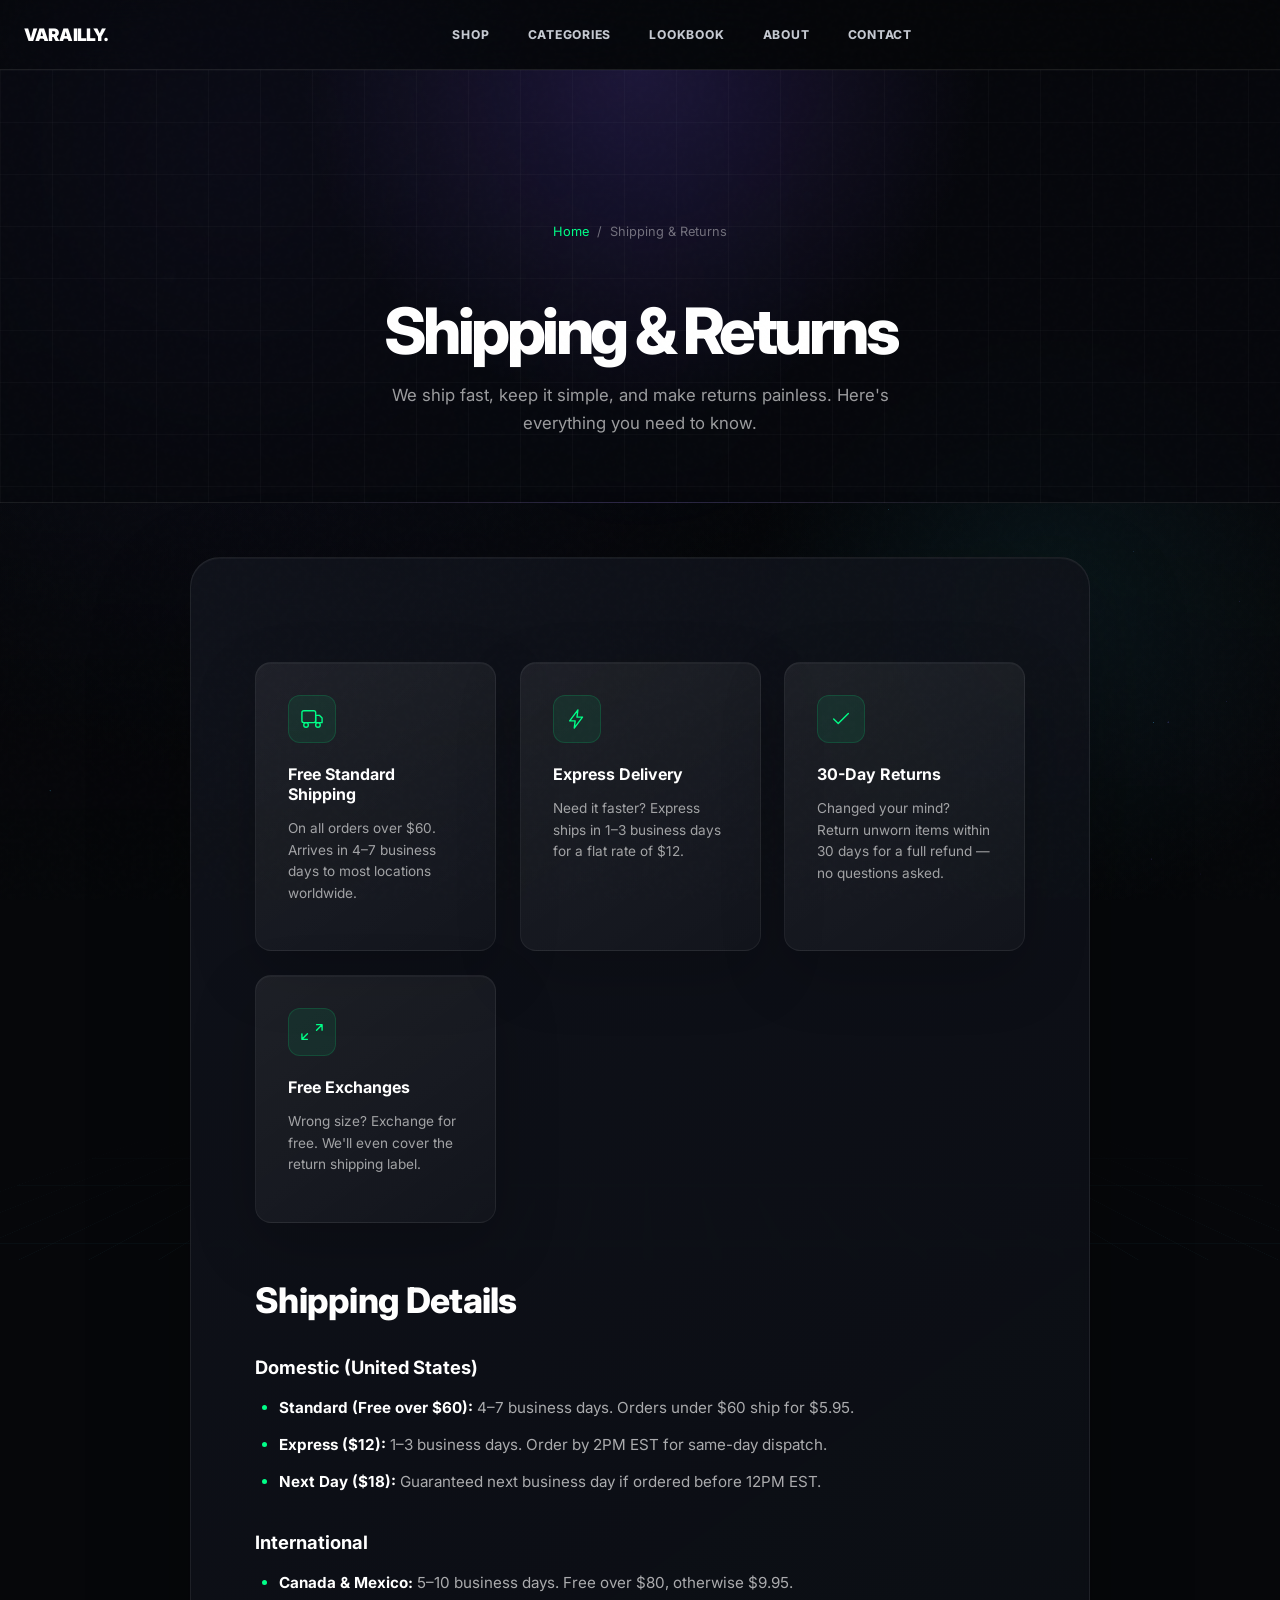
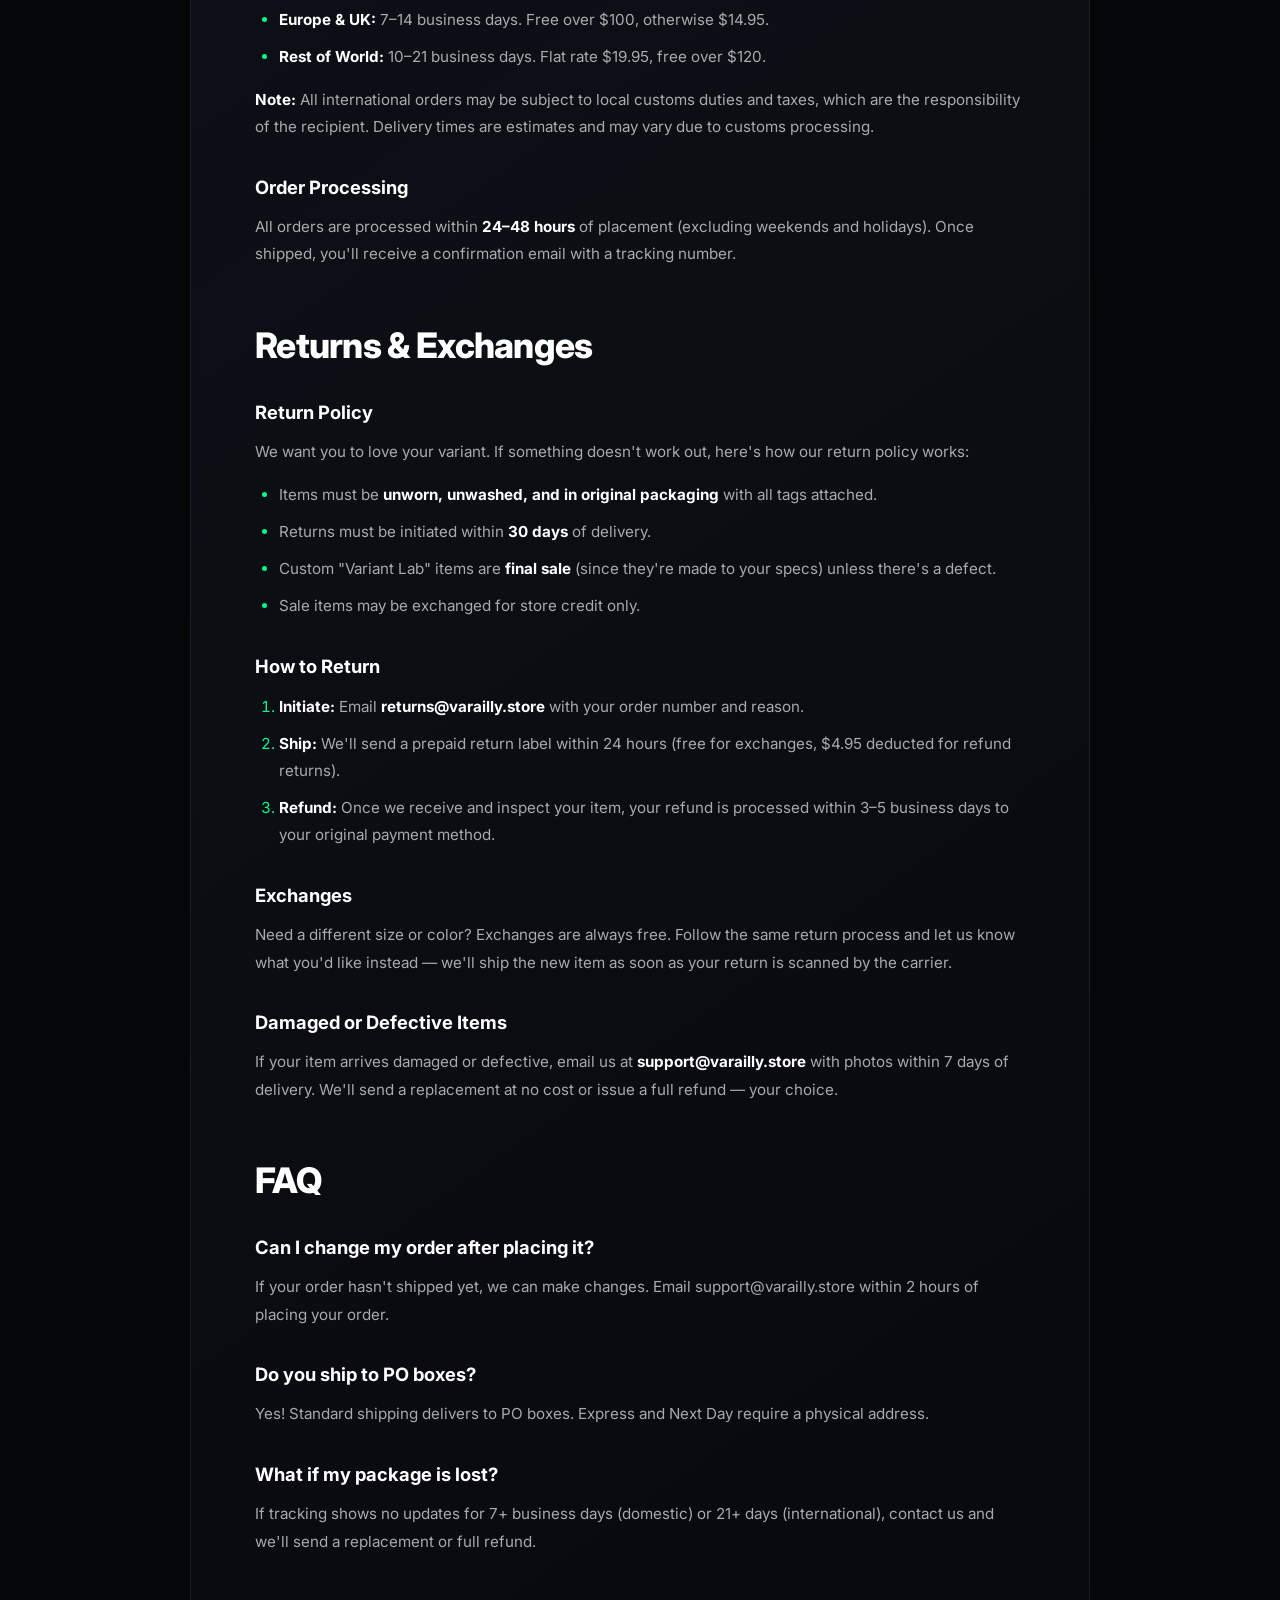
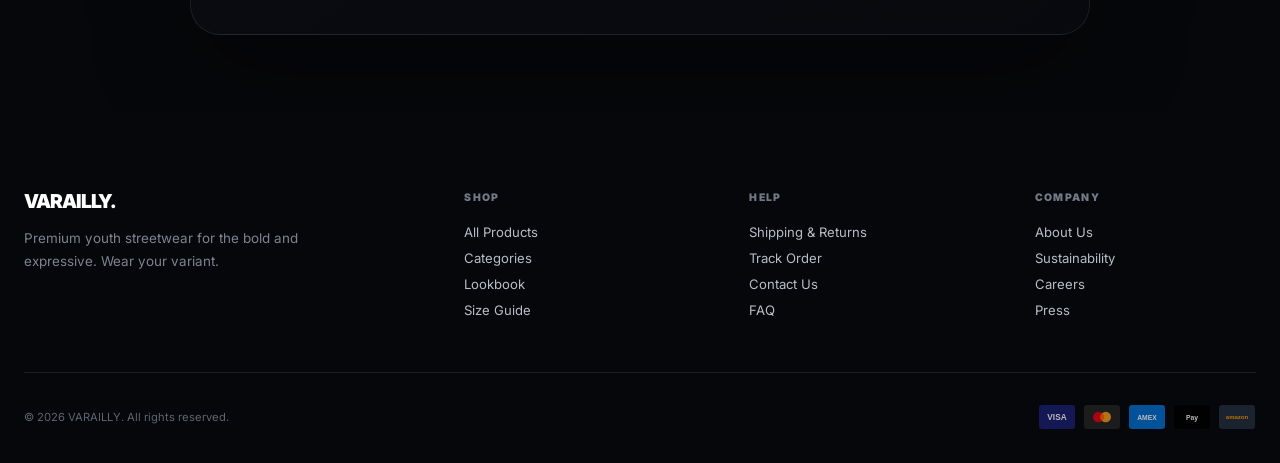
<file: shipping-returns.html>
<!DOCTYPE html>
<html lang="en">
<head>
<meta charset="UTF-8" />
<meta name="viewport" content="width=device-width, initial-scale=1.0" />
<title>Shipping & Returns — VARAILLY</title>
<meta name="description" content="Free shipping over $60. Easy 30-day returns. Learn everything about VARAILLY delivery times and exchange policies." />
<meta name="theme-color" content="#050505" />

<!-- Fonts -->
<link rel="preconnect" href="https://fonts.googleapis.com">
<link rel="preconnect" href="https://fonts.gstatic.com" crossorigin>
<link href="https://fonts.googleapis.com/css2?family=Inter:wght@400;500;600;700;800;900&display=swap" rel="stylesheet">

<!-- Styles -->
<link rel="stylesheet" href="assets/css/style.css?v=32" />
<link rel="stylesheet" href="assets/css/pages.css?v=13" />
</head>
<body>
<canvas class="spatial-canvas" id="spatialCanvas" aria-hidden="true"></canvas>
<div class="spatial-atmosphere" aria-hidden="true"></div>
<div class="spatial-pointer-light" id="spatialPointerLight" aria-hidden="true"></div>



<!-- Header -->
    <header class="header" id="header">
        <div class="header-inner">
            <a href="index.html" class="header-logo" data-hover="logo">VARAILLY.</a>
            <nav class="header-nav" id="headerNav">
                <a href="index.html#products" class="nav-link" data-hover="link">Shop</a>
                <a href="index.html#categories" class="nav-link" data-hover="link">Categories</a>
                <a href="index.html#lookbook" class="nav-link" data-hover="link">Lookbook</a>
                <a href="about.html" class="nav-link" data-hover="link">About</a>
                <a href="contact.html" class="nav-link" data-hover="link">Contact</a>
            </nav>
            <div class="header-actions">
                <button class="mobile-toggle" id="mobileToggle" aria-label="Menu">
                    <span></span>
                    <span></span>
                    <span></span>
                </button>
            </div>
        </div>
    </header>

<main>
  <!-- Page Hero -->
  <section class="page-hero">
    <nav class="breadcrumb" aria-label="Breadcrumb">
      <a href="index.html" data-hover>Home</a> <span>/</span> <span>Shipping & Returns</span>
    </nav>
    <h1>Shipping & Returns</h1>
    <p>We ship fast, keep it simple, and make returns painless. Here's everything you need to know.</p>
  </section>

  <!-- Content -->
  <div class="page-content">

    <div class="info-grid">
      <div class="info-card">
        <div class="info-card__icon">
          <svg viewBox="0 0 24 24" fill="none" stroke="currentColor" stroke-width="1.5" stroke-linecap="round" stroke-linejoin="round"><rect x="1" y="3" width="15" height="13" rx="2"/><path d="M16 8h4l3 3v5h-7V8z"/><circle cx="5.5" cy="18.5" r="2.5"/><circle cx="18.5" cy="18.5" r="2.5"/></svg>
        </div>
        <h4>Free Standard Shipping</h4>
        <p>On all orders over $60. Arrives in 4–7 business days to most locations worldwide.</p>
      </div>
      <div class="info-card">
        <div class="info-card__icon">
          <svg viewBox="0 0 24 24" fill="none" stroke="currentColor" stroke-width="1.5" stroke-linecap="round" stroke-linejoin="round"><path d="M13 2L4 14h6l-1 8 9-12h-6z"/></svg>
        </div>
        <h4>Express Delivery</h4>
        <p>Need it faster? Express ships in 1–3 business days for a flat rate of $12.</p>
      </div>
      <div class="info-card">
        <div class="info-card__icon">
          <svg viewBox="0 0 24 24" fill="none" stroke="currentColor" stroke-width="1.5" stroke-linecap="round" stroke-linejoin="round"><path d="M4 12l5 5L20 6"/></svg>
        </div>
        <h4>30-Day Returns</h4>
        <p>Changed your mind? Return unworn items within 30 days for a full refund — no questions asked.</p>
      </div>
      <div class="info-card">
        <div class="info-card__icon">
          <svg viewBox="0 0 24 24" fill="none" stroke="currentColor" stroke-width="1.5" stroke-linecap="round" stroke-linejoin="round"><path d="M23 4l-6 6M17 4h6v6M1 20l6-6M7 20H1v-6"/></svg>
        </div>
        <h4>Free Exchanges</h4>
        <p>Wrong size? Exchange for free. We'll even cover the return shipping label.</p>
      </div>
    </div>

    <h2>Shipping Details</h2>

    <h3>Domestic (United States)</h3>
    <ul>
      <li><strong>Standard (Free over $60):</strong> 4–7 business days. Orders under $60 ship for $5.95.</li>
      <li><strong>Express ($12):</strong> 1–3 business days. Order by 2PM EST for same-day dispatch.</li>
      <li><strong>Next Day ($18):</strong> Guaranteed next business day if ordered before 12PM EST.</li>
    </ul>

    <h3>International</h3>
    <ul>
      <li><strong>Canada & Mexico:</strong> 5–10 business days. Free over $80, otherwise $9.95.</li>
      <li><strong>Europe & UK:</strong> 7–14 business days. Free over $100, otherwise $14.95.</li>
      <li><strong>Rest of World:</strong> 10–21 business days. Flat rate $19.95, free over $120.</li>
    </ul>
    <p><strong>Note:</strong> All international orders may be subject to local customs duties and taxes, which are the responsibility of the recipient. Delivery times are estimates and may vary due to customs processing.</p>

    <h3>Order Processing</h3>
    <p>All orders are processed within <strong>24–48 hours</strong> of placement (excluding weekends and holidays). Once shipped, you'll receive a confirmation email with a tracking number.</p>

    <h2>Returns & Exchanges</h2>

    <h3>Return Policy</h3>
    <p>We want you to love your variant. If something doesn't work out, here's how our return policy works:</p>
    <ul>
      <li>Items must be <strong>unworn, unwashed, and in original packaging</strong> with all tags attached.</li>
      <li>Returns must be initiated within <strong>30 days</strong> of delivery.</li>
      <li>Custom "Variant Lab" items are <strong>final sale</strong> (since they're made to your specs) unless there's a defect.</li>
      <li>Sale items may be exchanged for store credit only.</li>
    </ul>

    <h3>How to Return</h3>
    <ol>
      <li><strong>Initiate:</strong> Email <strong>returns@varailly.store</strong> with your order number and reason.</li>
      <li><strong>Ship:</strong> We'll send a prepaid return label within 24 hours (free for exchanges, $4.95 deducted for refund returns).</li>
      <li><strong>Refund:</strong> Once we receive and inspect your item, your refund is processed within 3–5 business days to your original payment method.</li>
    </ol>

    <h3>Exchanges</h3>
    <p>Need a different size or color? Exchanges are always free. Follow the same return process and let us know what you'd like instead — we'll ship the new item as soon as your return is scanned by the carrier.</p>

    <h3>Damaged or Defective Items</h3>
    <p>If your item arrives damaged or defective, email us at <strong>support@varailly.store</strong> with photos within 7 days of delivery. We'll send a replacement at no cost or issue a full refund — your choice.</p>

    <h2>FAQ</h2>

    <h3>Can I change my order after placing it?</h3>
    <p>If your order hasn't shipped yet, we can make changes. Email support@varailly.store within 2 hours of placing your order.</p>

    <h3>Do you ship to PO boxes?</h3>
    <p>Yes! Standard shipping delivers to PO boxes. Express and Next Day require a physical address.</p>

    <h3>What if my package is lost?</h3>
    <p>If tracking shows no updates for 7+ business days (domestic) or 21+ days (international), contact us and we'll send a replacement or full refund.</p>

  </div>
</main>

<!-- Footer -->
    <footer class="footer">
        <div class="container">
            <div class="footer-grid">
                <div class="footer-col">
                    <a href="index.html" class="footer-logo">VARAILLY.</a>
                    <p class="footer-desc">Premium youth streetwear for the bold and expressive. Wear your variant.</p>
                </div>
                <div class="footer-col">
                    <h4 class="footer-heading">Shop</h4>
                    <a href="index.html#products" class="footer-link">All Products</a>
                    <a href="index.html#categories" class="footer-link">Categories</a>
                    <a href="index.html#lookbook" class="footer-link">Lookbook</a>
                    <a href="size-guide.html" class="footer-link">Size Guide</a>
                </div>
                <div class="footer-col">
                    <h4 class="footer-heading">Help</h4>
                    <a href="shipping-returns.html" class="footer-link">Shipping & Returns</a>
                    <a href="track-order.html" class="footer-link">Track Order</a>
                    <a href="contact.html" class="footer-link">Contact Us</a>
                    <a href="size-guide.html" class="footer-link">FAQ</a>
                </div>
                <div class="footer-col">
                    <h4 class="footer-heading">Company</h4>
                    <a href="about.html" class="footer-link">About Us</a>
                    <a href="sustainability.html" class="footer-link">Sustainability</a>
                    <a href="careers.html" class="footer-link">Careers</a>
                    <a href="contact.html" class="footer-link">Press</a>
                </div>
            </div>
            <div class="footer-bottom">
                <p class="footer-copyright">&copy; 2026 VARAILLY. All rights reserved.</p>
                <div class="footer-payments">
                    <span class="payment-icon" title="Visa"><svg viewBox="0 0 48 32" width="38" height="24"><rect width="48" height="32" rx="4" fill="#1a1f71"/><text x="24" y="20" text-anchor="middle" font-size="11" font-weight="bold" fill="#fff" font-family="sans-serif">VISA</text></svg></span>
                    <span class="payment-icon" title="Mastercard"><svg viewBox="0 0 48 32" width="38" height="24"><rect width="48" height="32" rx="4" fill="#252525"/><circle cx="19" cy="16" r="7" fill="#eb001b"/><circle cx="29" cy="16" r="7" fill="#f79e1b"/><path d="M24 10.5a7 7 0 010 11 7 7 0 010-11z" fill="#ff5f00"/></svg></span>
                    <span class="payment-icon" title="Amex"><svg viewBox="0 0 48 32" width="38" height="24"><rect width="48" height="32" rx="4" fill="#006fcf"/><text x="24" y="20" text-anchor="middle" font-size="9" font-weight="bold" fill="#fff" font-family="sans-serif">AMEX</text></svg></span>
                    <span class="payment-icon" title="Apple Pay"><svg viewBox="0 0 48 32" width="38" height="24"><rect width="48" height="32" rx="4" fill="#000"/><text x="24" y="20" text-anchor="middle" font-size="9" font-weight="600" fill="#fff" font-family="sans-serif">Pay</text></svg></span>
                    <span class="payment-icon" title="Amazon"><svg viewBox="0 0 48 32" width="38" height="24"><rect width="48" height="32" rx="4" fill="#232f3e"/><text x="24" y="19" text-anchor="middle" font-size="8" font-weight="700" fill="#ff9900" font-family="sans-serif">amazon</text></svg></span>
                </div>
            </div>
        </div>
    </footer>

    <script src="assets/js/main.js?v=32"></script>
<script src="assets/js/spatial-ui.js?v=4"></script>
</body>
</html>
</file>
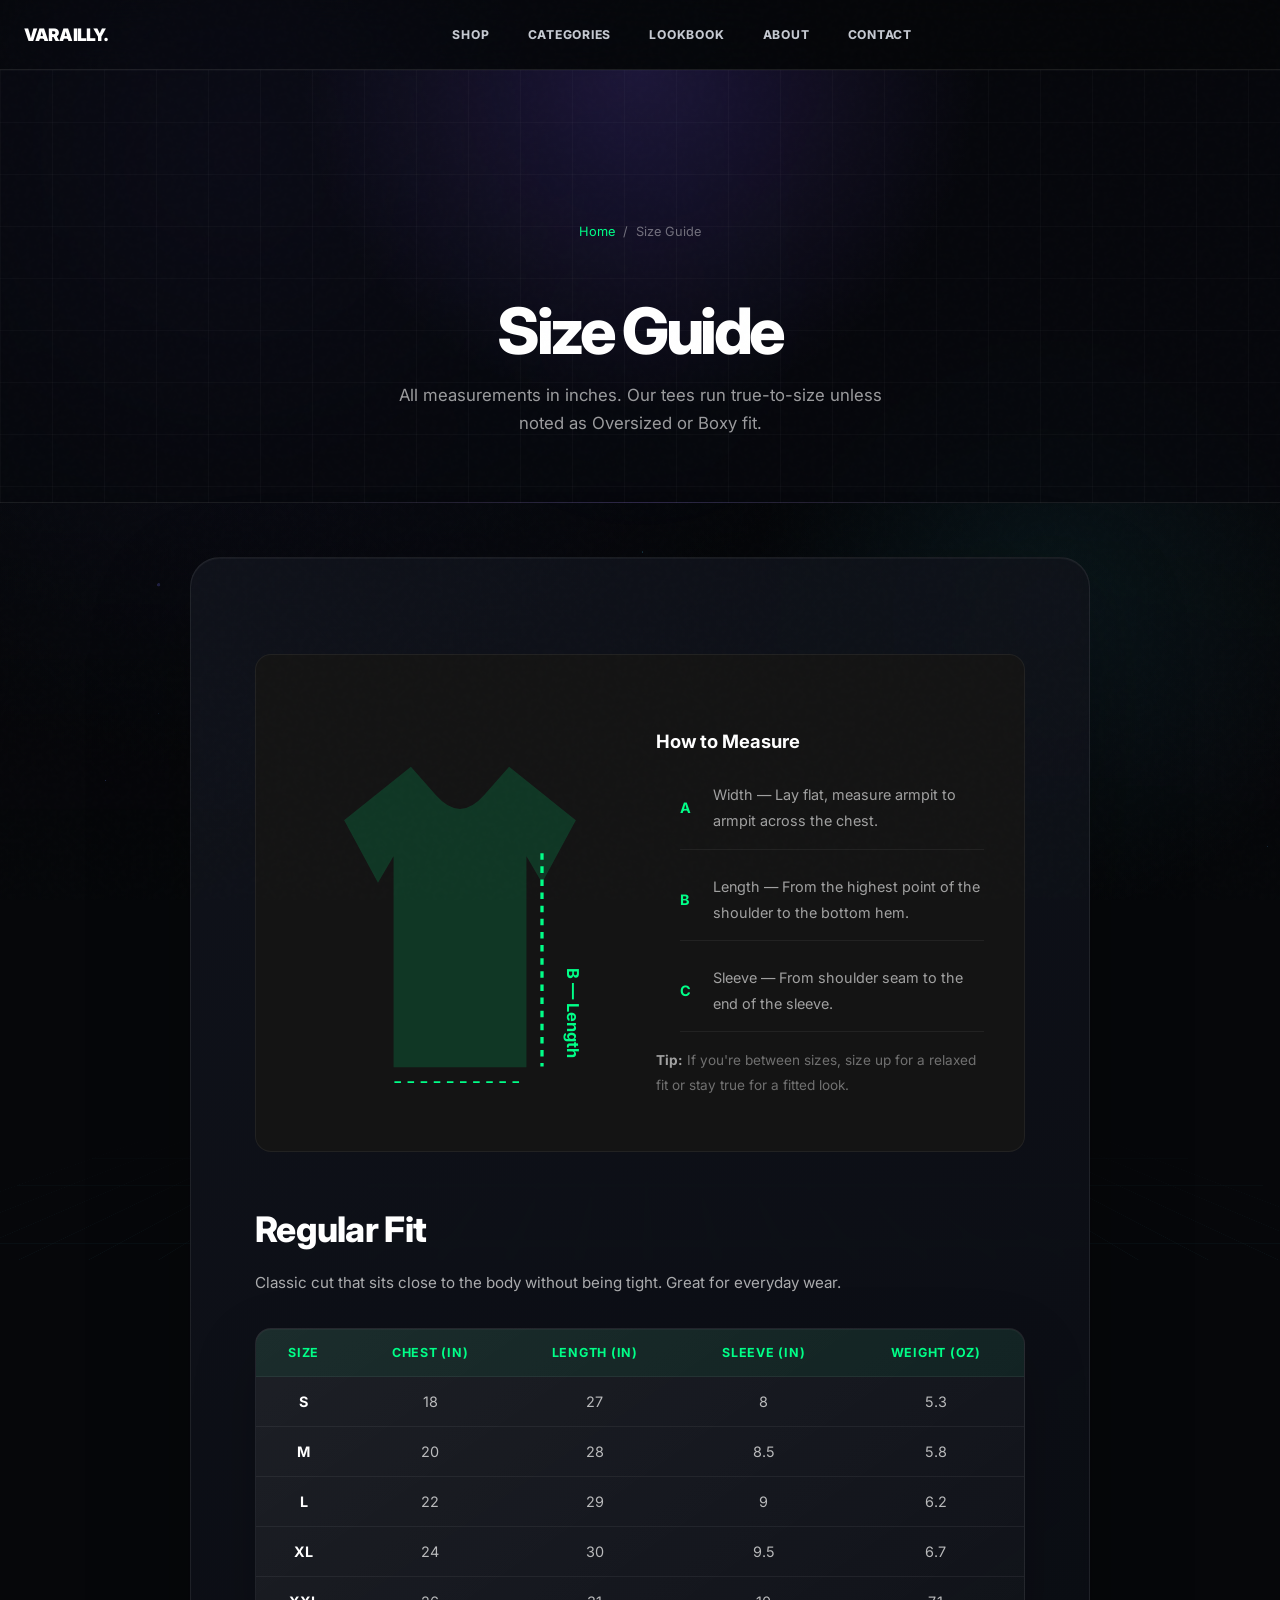
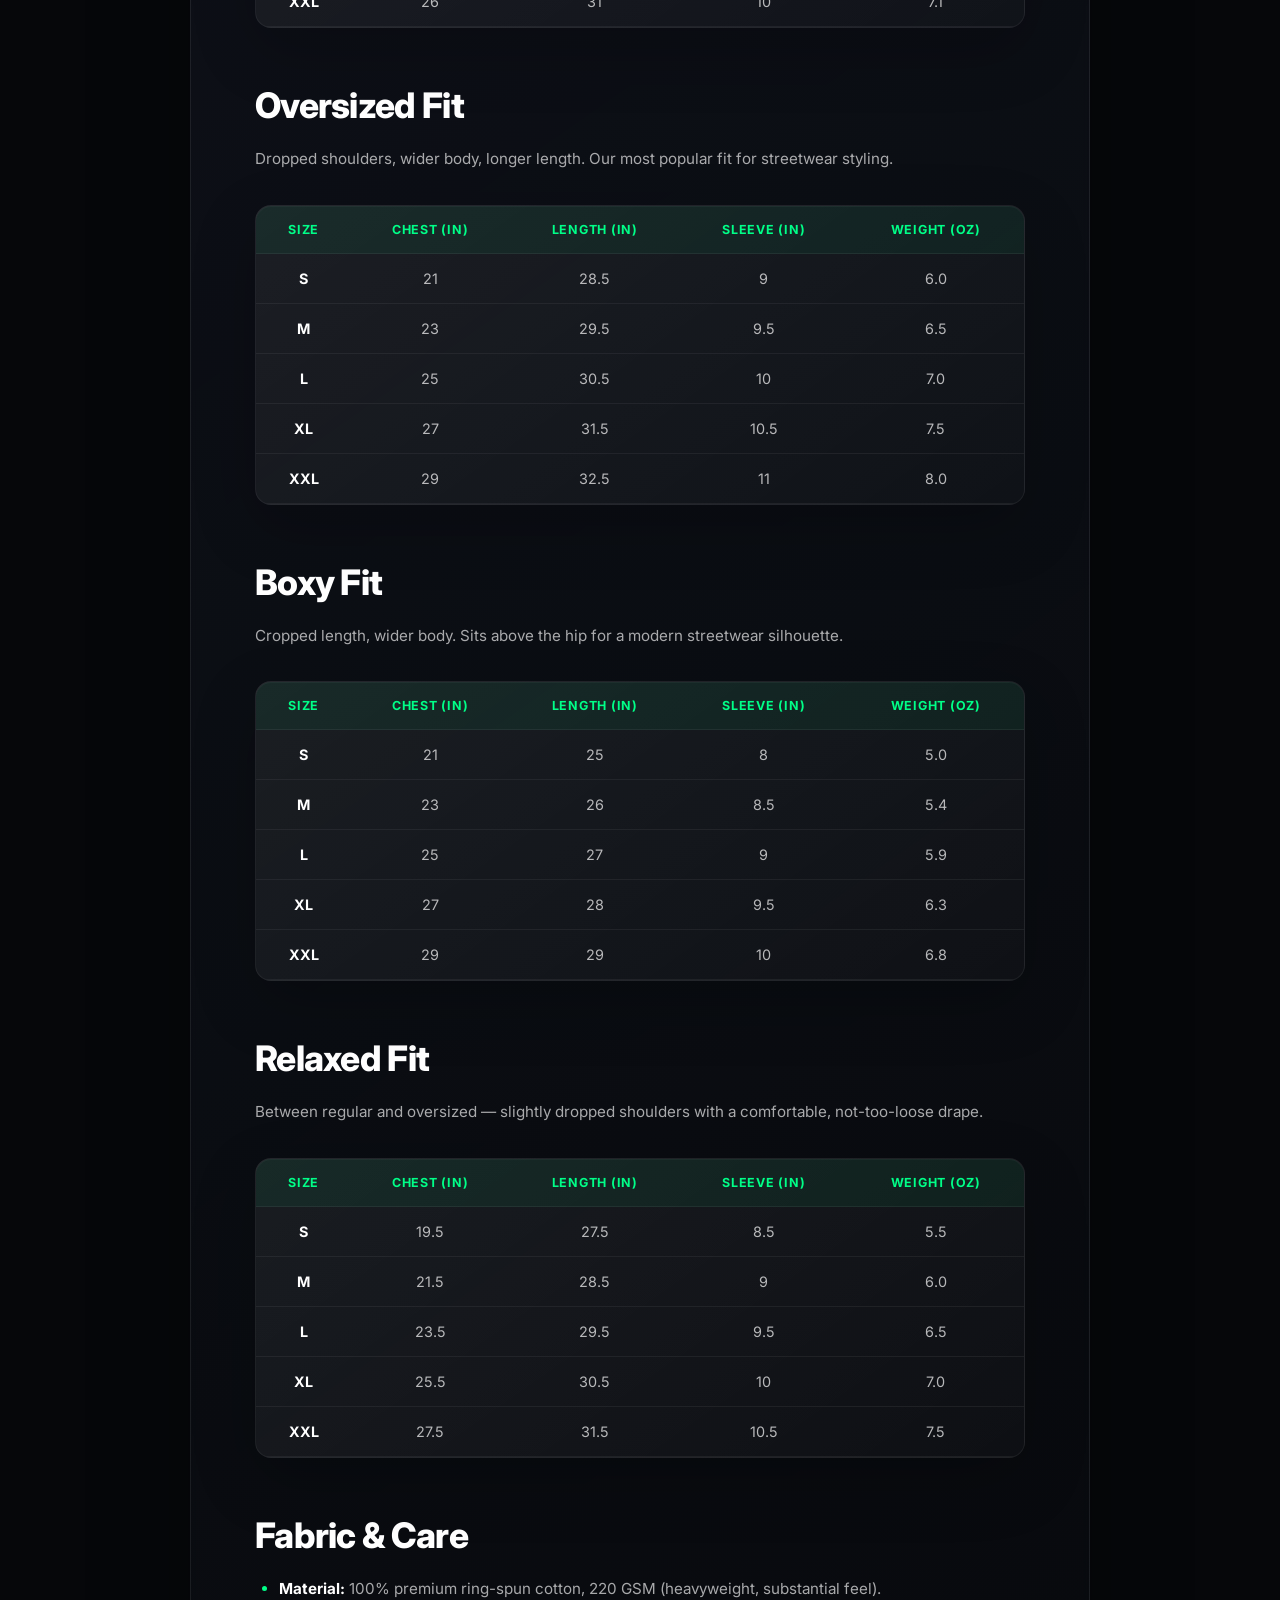
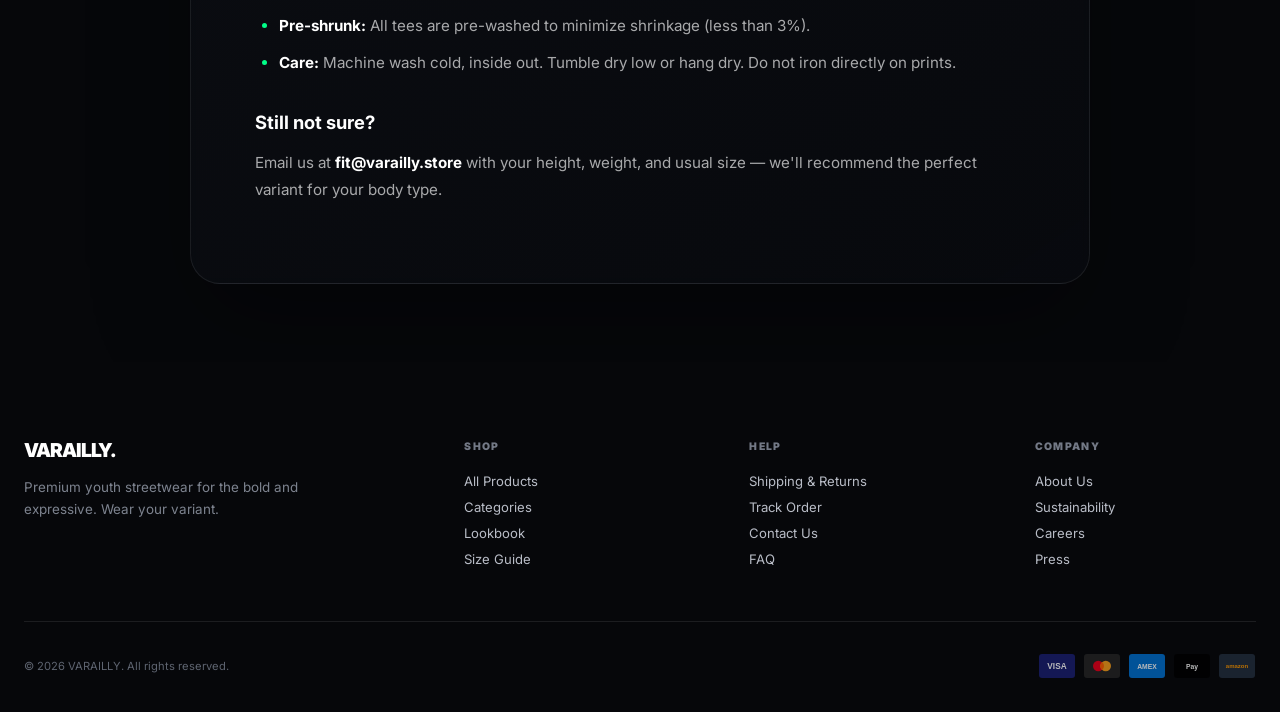
<file: size-guide.html>
<!DOCTYPE html>
<html lang="en">
<head>
<meta charset="UTF-8" />
<meta name="viewport" content="width=device-width, initial-scale=1.0" />
<title>Size Guide — VARAILLY</title>
<meta name="description" content="Find your perfect fit with the VARAILLY t-shirt size chart. Detailed measurements for all fits: Regular, Oversized, Boxy, and Relaxed." />
<meta name="theme-color" content="#050505" />

<!-- Fonts -->
<link rel="preconnect" href="https://fonts.googleapis.com">
<link rel="preconnect" href="https://fonts.gstatic.com" crossorigin>
<link href="https://fonts.googleapis.com/css2?family=Inter:wght@400;500;600;700;800;900&display=swap" rel="stylesheet">

<!-- Styles -->
<link rel="stylesheet" href="assets/css/style.css?v=32" />
<link rel="stylesheet" href="assets/css/pages.css?v=13" />
</head>
<body>
<canvas class="spatial-canvas" id="spatialCanvas" aria-hidden="true"></canvas>
<div class="spatial-atmosphere" aria-hidden="true"></div>
<div class="spatial-pointer-light" id="spatialPointerLight" aria-hidden="true"></div>



<!-- Header -->
    <header class="header" id="header">
        <div class="header-inner">
            <a href="index.html" class="header-logo" data-hover="logo">VARAILLY.</a>
            <nav class="header-nav" id="headerNav">
                <a href="index.html#products" class="nav-link" data-hover="link">Shop</a>
                <a href="index.html#categories" class="nav-link" data-hover="link">Categories</a>
                <a href="index.html#lookbook" class="nav-link" data-hover="link">Lookbook</a>
                <a href="about.html" class="nav-link" data-hover="link">About</a>
                <a href="contact.html" class="nav-link" data-hover="link">Contact</a>
            </nav>
            <div class="header-actions">
                <button class="mobile-toggle" id="mobileToggle" aria-label="Menu">
                    <span></span>
                    <span></span>
                    <span></span>
                </button>
            </div>
        </div>
    </header>

<main>
  <section class="page-hero">
    <nav class="breadcrumb" aria-label="Breadcrumb">
      <a href="index.html" data-hover>Home</a> <span>/</span> <span>Size Guide</span>
    </nav>
    <h1>Size Guide</h1>
    <p>All measurements in inches. Our tees run true-to-size unless noted as Oversized or Boxy fit.</p>
  </section>

  <div class="page-content">

    <div class="measure-guide">
      <div class="measure-guide__visual">
        <svg class="tee-visual" viewBox="0 0 200 220">
          <path d="M30,60 L70,28 L85,45 Q100,62 115,45 L130,28 L170,60 L150,97 L140,80 L140,210 L60,210 L60,80 L50,97 Z" fill="#00ff88" opacity="0.15" stroke="#00ff88" stroke-width="1"/>
          <!-- measurement lines -->
          <line x1="60" y1="220" x2="140" y2="220" stroke="#00ff88" stroke-width="2" stroke-dasharray="4"/>
          <text x="100" y="235" text-anchor="middle" font-size="10" fill="#00ff88" font-weight="700">A — Width</text>
          <line x1="150" y1="80" x2="150" y2="210" stroke="#00ff88" stroke-width="2" stroke-dasharray="4"/>
          <text x="165" y="150" font-size="10" fill="#00ff88" font-weight="700" transform="rotate(90 165 150)">B — Length</text>
        </svg>
      </div>
      <div>
        <h3>How to Measure</h3>
        <ul class="measure-guide__list">
          <li><strong>A</strong> Width — Lay flat, measure armpit to armpit across the chest.</li>
          <li><strong>B</strong> Length — From the highest point of the shoulder to the bottom hem.</li>
          <li><strong>C</strong> Sleeve — From shoulder seam to the end of the sleeve.</li>
        </ul>
        <p style="font-size:.85rem;opacity:.6;margin-top:1rem;">
          <strong>Tip:</strong> If you're between sizes, size up for a relaxed fit or stay true for a fitted look.
        </p>
      </div>
    </div>

    <h2>Regular Fit</h2>
    <p>Classic cut that sits close to the body without being tight. Great for everyday wear.</p>
    <div class="size-table-wrapper">
      <table class="size-table">
        <thead>
          <tr><th>Size</th><th>Chest (in)</th><th>Length (in)</th><th>Sleeve (in)</th><th>Weight (oz)</th></tr>
        </thead>
        <tbody>
          <tr><td>S</td><td>18</td><td>27</td><td>8</td><td>5.3</td></tr>
          <tr><td>M</td><td>20</td><td>28</td><td>8.5</td><td>5.8</td></tr>
          <tr><td>L</td><td>22</td><td>29</td><td>9</td><td>6.2</td></tr>
          <tr><td>XL</td><td>24</td><td>30</td><td>9.5</td><td>6.7</td></tr>
          <tr><td>XXL</td><td>26</td><td>31</td><td>10</td><td>7.1</td></tr>
        </tbody>
      </table>
    </div>

    <h2>Oversized Fit</h2>
    <p>Dropped shoulders, wider body, longer length. Our most popular fit for streetwear styling.</p>
    <div class="size-table-wrapper">
      <table class="size-table">
        <thead>
          <tr><th>Size</th><th>Chest (in)</th><th>Length (in)</th><th>Sleeve (in)</th><th>Weight (oz)</th></tr>
        </thead>
        <tbody>
          <tr><td>S</td><td>21</td><td>28.5</td><td>9</td><td>6.0</td></tr>
          <tr><td>M</td><td>23</td><td>29.5</td><td>9.5</td><td>6.5</td></tr>
          <tr><td>L</td><td>25</td><td>30.5</td><td>10</td><td>7.0</td></tr>
          <tr><td>XL</td><td>27</td><td>31.5</td><td>10.5</td><td>7.5</td></tr>
          <tr><td>XXL</td><td>29</td><td>32.5</td><td>11</td><td>8.0</td></tr>
        </tbody>
      </table>
    </div>

    <h2>Boxy Fit</h2>
    <p>Cropped length, wider body. Sits above the hip for a modern streetwear silhouette.</p>
    <div class="size-table-wrapper">
      <table class="size-table">
        <thead>
          <tr><th>Size</th><th>Chest (in)</th><th>Length (in)</th><th>Sleeve (in)</th><th>Weight (oz)</th></tr>
        </thead>
        <tbody>
          <tr><td>S</td><td>21</td><td>25</td><td>8</td><td>5.0</td></tr>
          <tr><td>M</td><td>23</td><td>26</td><td>8.5</td><td>5.4</td></tr>
          <tr><td>L</td><td>25</td><td>27</td><td>9</td><td>5.9</td></tr>
          <tr><td>XL</td><td>27</td><td>28</td><td>9.5</td><td>6.3</td></tr>
          <tr><td>XXL</td><td>29</td><td>29</td><td>10</td><td>6.8</td></tr>
        </tbody>
      </table>
    </div>

    <h2>Relaxed Fit</h2>
    <p>Between regular and oversized — slightly dropped shoulders with a comfortable, not-too-loose drape.</p>
    <div class="size-table-wrapper">
      <table class="size-table">
        <thead>
          <tr><th>Size</th><th>Chest (in)</th><th>Length (in)</th><th>Sleeve (in)</th><th>Weight (oz)</th></tr>
        </thead>
        <tbody>
          <tr><td>S</td><td>19.5</td><td>27.5</td><td>8.5</td><td>5.5</td></tr>
          <tr><td>M</td><td>21.5</td><td>28.5</td><td>9</td><td>6.0</td></tr>
          <tr><td>L</td><td>23.5</td><td>29.5</td><td>9.5</td><td>6.5</td></tr>
          <tr><td>XL</td><td>25.5</td><td>30.5</td><td>10</td><td>7.0</td></tr>
          <tr><td>XXL</td><td>27.5</td><td>31.5</td><td>10.5</td><td>7.5</td></tr>
        </tbody>
      </table>
    </div>

    <h2>Fabric & Care</h2>
    <ul>
      <li><strong>Material:</strong> 100% premium ring-spun cotton, 220 GSM (heavyweight, substantial feel).</li>
      <li><strong>Pre-shrunk:</strong> All tees are pre-washed to minimize shrinkage (less than 3%).</li>
      <li><strong>Care:</strong> Machine wash cold, inside out. Tumble dry low or hang dry. Do not iron directly on prints.</li>
    </ul>

    <h3>Still not sure?</h3>
    <p>Email us at <strong>fit@varailly.store</strong> with your height, weight, and usual size — we'll recommend the perfect variant for your body type.</p>

  </div>
</main>

<!-- Footer -->
    <footer class="footer">
        <div class="container">
            <div class="footer-grid">
                <div class="footer-col">
                    <a href="index.html" class="footer-logo">VARAILLY.</a>
                    <p class="footer-desc">Premium youth streetwear for the bold and expressive. Wear your variant.</p>
                </div>
                <div class="footer-col">
                    <h4 class="footer-heading">Shop</h4>
                    <a href="index.html#products" class="footer-link">All Products</a>
                    <a href="index.html#categories" class="footer-link">Categories</a>
                    <a href="index.html#lookbook" class="footer-link">Lookbook</a>
                    <a href="size-guide.html" class="footer-link">Size Guide</a>
                </div>
                <div class="footer-col">
                    <h4 class="footer-heading">Help</h4>
                    <a href="shipping-returns.html" class="footer-link">Shipping & Returns</a>
                    <a href="track-order.html" class="footer-link">Track Order</a>
                    <a href="contact.html" class="footer-link">Contact Us</a>
                    <a href="size-guide.html" class="footer-link">FAQ</a>
                </div>
                <div class="footer-col">
                    <h4 class="footer-heading">Company</h4>
                    <a href="about.html" class="footer-link">About Us</a>
                    <a href="sustainability.html" class="footer-link">Sustainability</a>
                    <a href="careers.html" class="footer-link">Careers</a>
                    <a href="contact.html" class="footer-link">Press</a>
                </div>
            </div>
            <div class="footer-bottom">
                <p class="footer-copyright">&copy; 2026 VARAILLY. All rights reserved.</p>
                <div class="footer-payments">
                    <span class="payment-icon" title="Visa"><svg viewBox="0 0 48 32" width="38" height="24"><rect width="48" height="32" rx="4" fill="#1a1f71"/><text x="24" y="20" text-anchor="middle" font-size="11" font-weight="bold" fill="#fff" font-family="sans-serif">VISA</text></svg></span>
                    <span class="payment-icon" title="Mastercard"><svg viewBox="0 0 48 32" width="38" height="24"><rect width="48" height="32" rx="4" fill="#252525"/><circle cx="19" cy="16" r="7" fill="#eb001b"/><circle cx="29" cy="16" r="7" fill="#f79e1b"/><path d="M24 10.5a7 7 0 010 11 7 7 0 010-11z" fill="#ff5f00"/></svg></span>
                    <span class="payment-icon" title="Amex"><svg viewBox="0 0 48 32" width="38" height="24"><rect width="48" height="32" rx="4" fill="#006fcf"/><text x="24" y="20" text-anchor="middle" font-size="9" font-weight="bold" fill="#fff" font-family="sans-serif">AMEX</text></svg></span>
                    <span class="payment-icon" title="Apple Pay"><svg viewBox="0 0 48 32" width="38" height="24"><rect width="48" height="32" rx="4" fill="#000"/><text x="24" y="20" text-anchor="middle" font-size="9" font-weight="600" fill="#fff" font-family="sans-serif">Pay</text></svg></span>
                    <span class="payment-icon" title="Amazon"><svg viewBox="0 0 48 32" width="38" height="24"><rect width="48" height="32" rx="4" fill="#232f3e"/><text x="24" y="19" text-anchor="middle" font-size="8" font-weight="700" fill="#ff9900" font-family="sans-serif">amazon</text></svg></span>
                </div>
            </div>
        </div>
    </footer>

    <script src="assets/js/main.js?v=32"></script>
<script src="assets/js/spatial-ui.js?v=4"></script>
</body>
</html>
</file>
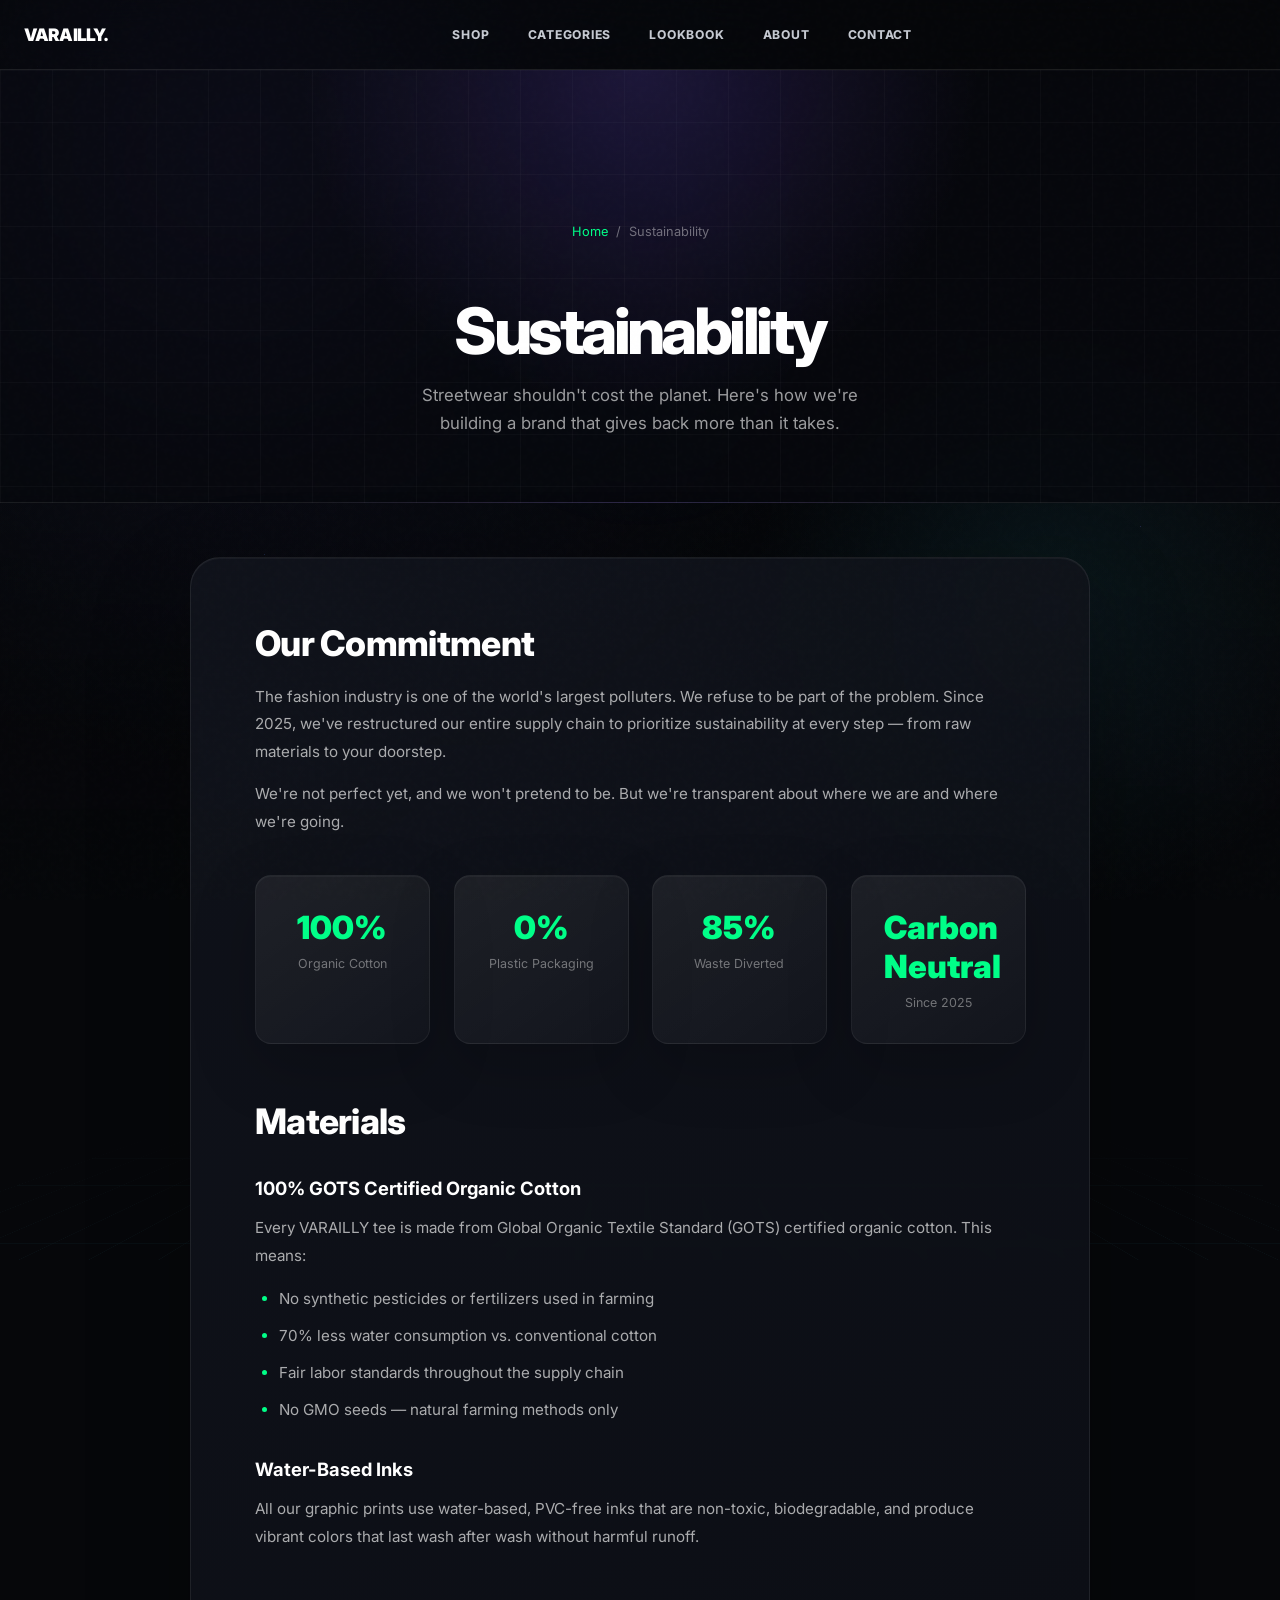
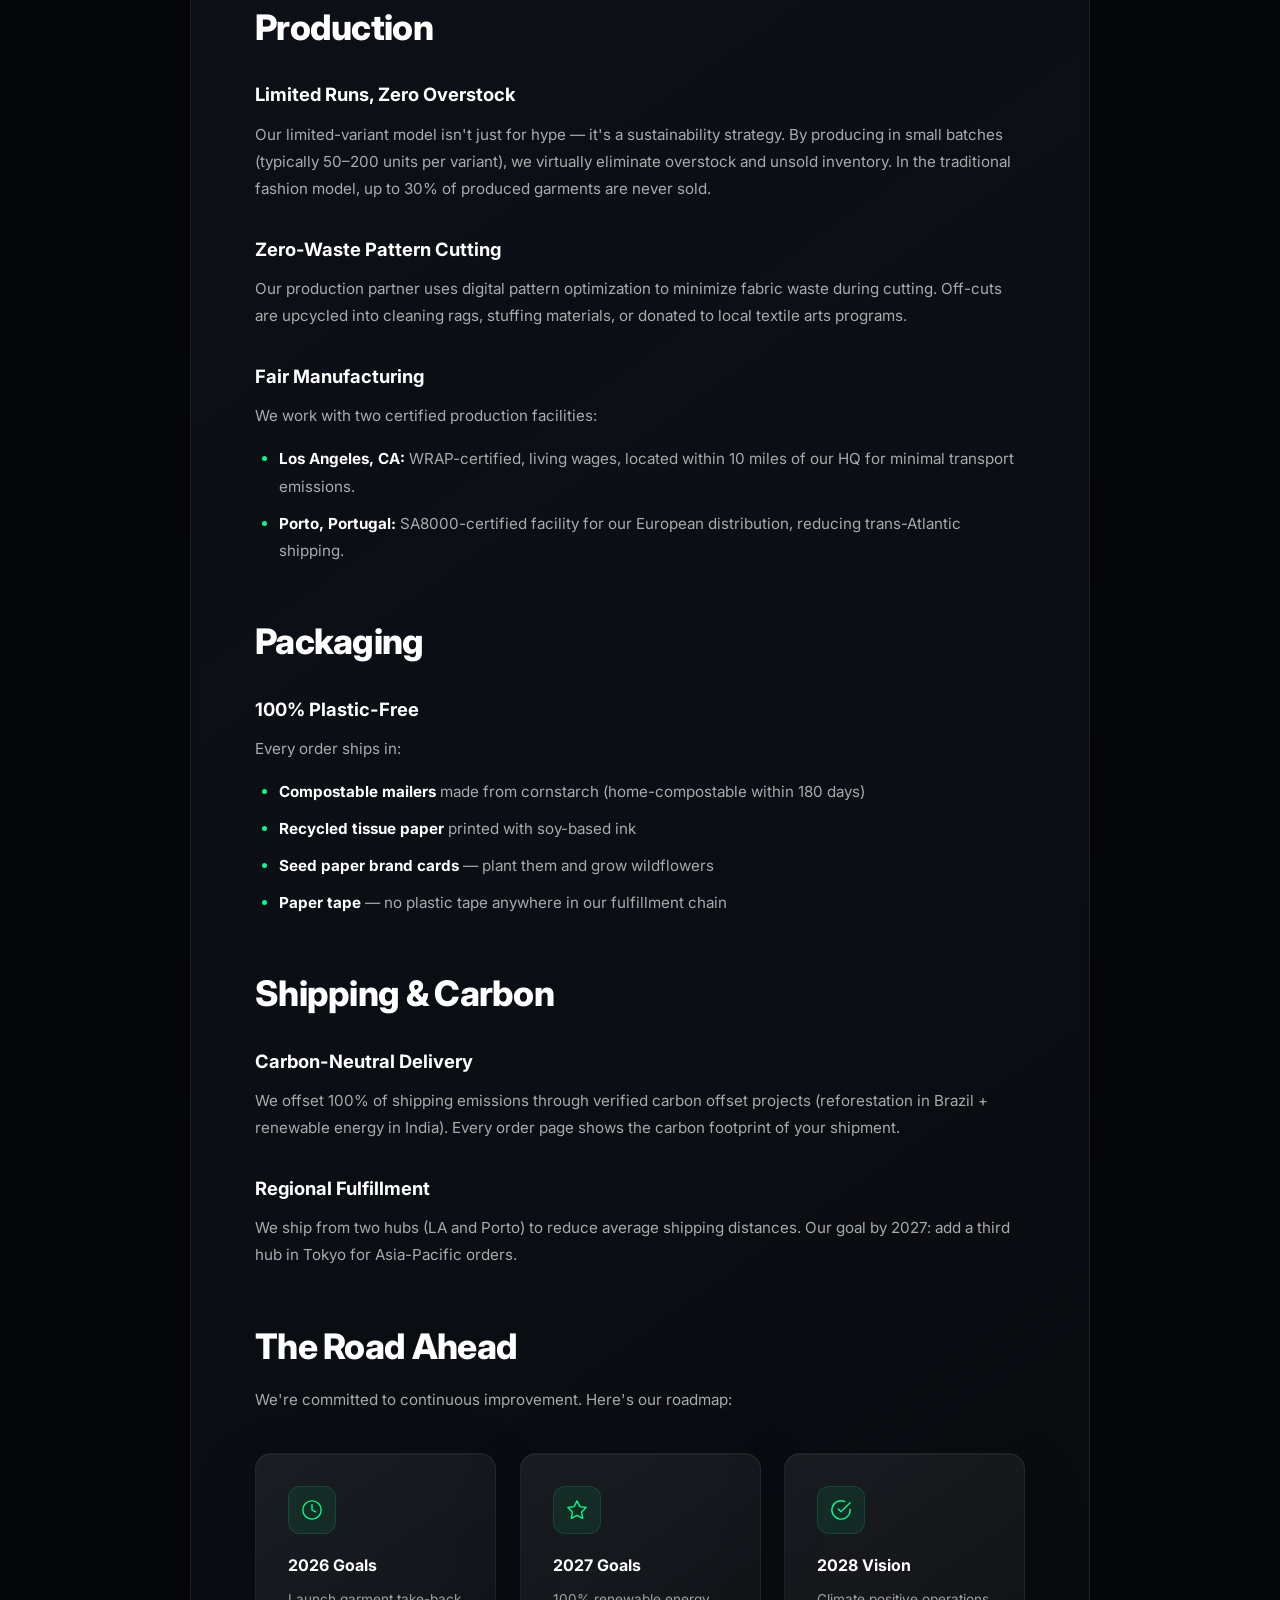
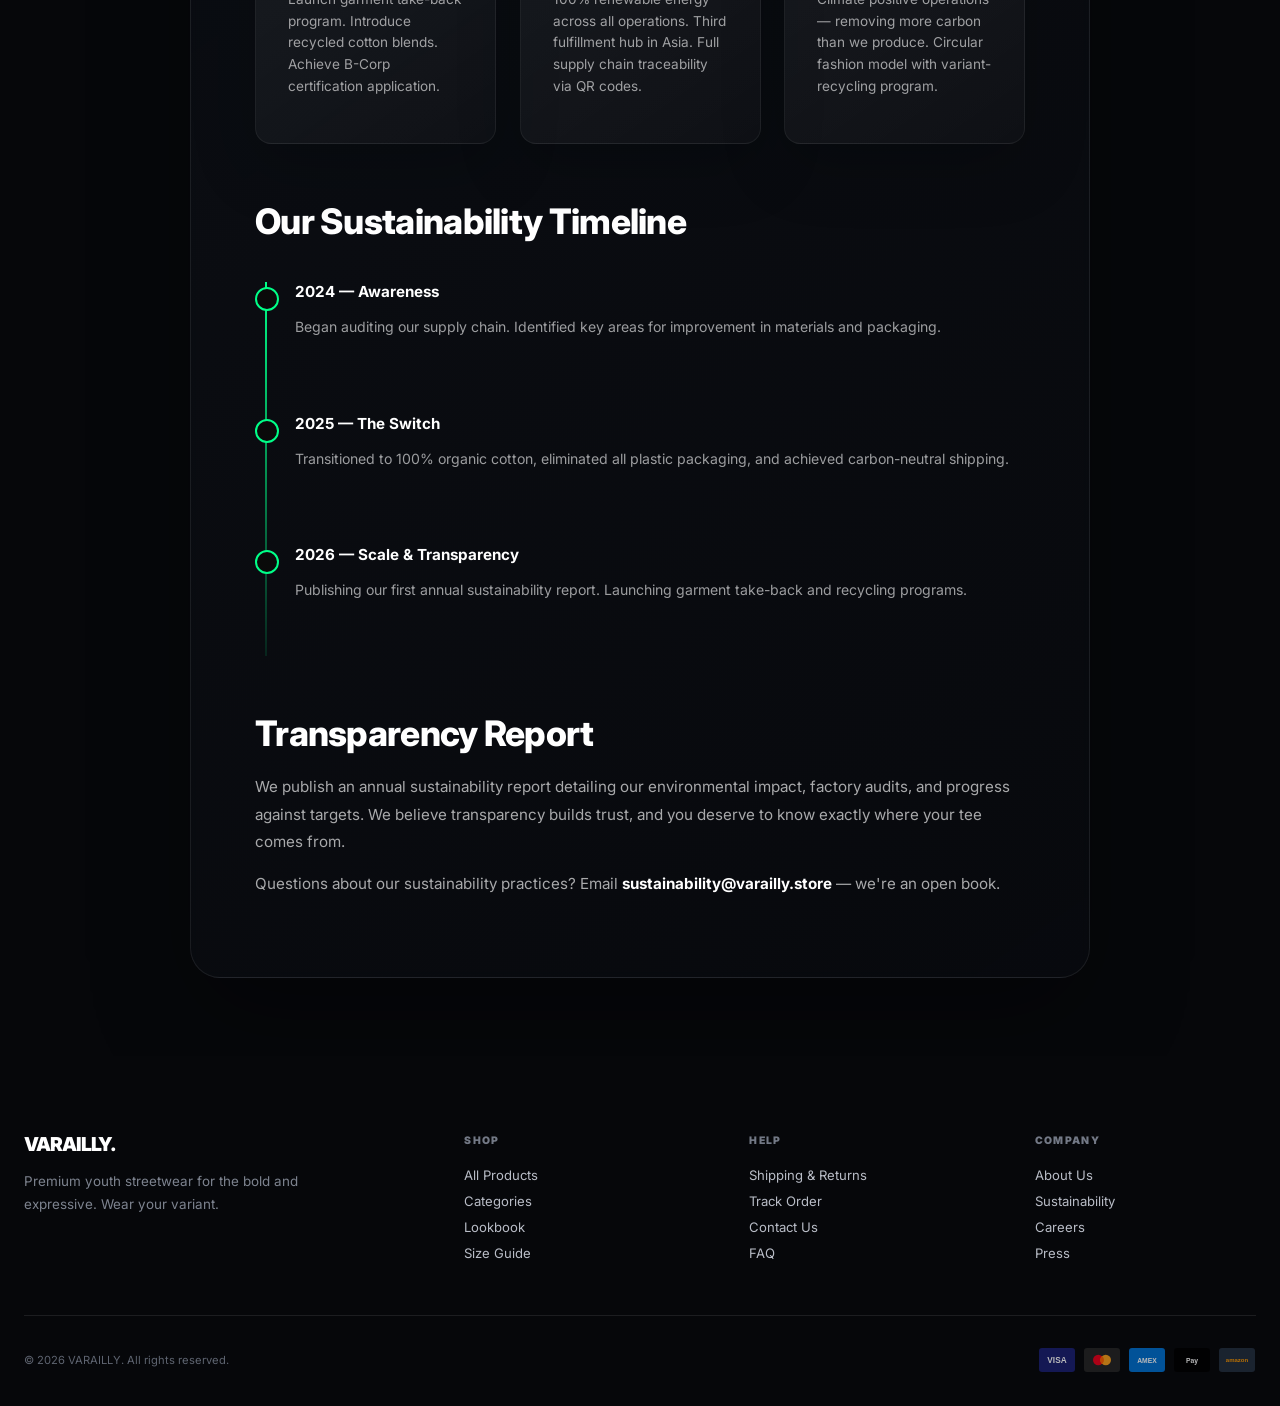
<file: sustainability.html>
<!DOCTYPE html>
<html lang="en">
<head>
<meta charset="UTF-8" />
<meta name="viewport" content="width=device-width, initial-scale=1.0" />
<title>Sustainability — VARAILLY</title>
<meta name="description" content="VARAILLY's commitment to sustainable streetwear. Organic cotton, zero-waste patterns, compostable packaging, and carbon-neutral shipping." />
<meta name="theme-color" content="#050505" />

<!-- Fonts -->
<link rel="preconnect" href="https://fonts.googleapis.com">
<link rel="preconnect" href="https://fonts.gstatic.com" crossorigin>
<link href="https://fonts.googleapis.com/css2?family=Inter:wght@400;500;600;700;800;900&display=swap" rel="stylesheet">

<!-- Styles -->
<link rel="stylesheet" href="assets/css/style.css?v=32" />
<link rel="stylesheet" href="assets/css/pages.css?v=13" />
</head>
<body>
<canvas class="spatial-canvas" id="spatialCanvas" aria-hidden="true"></canvas>
<div class="spatial-atmosphere" aria-hidden="true"></div>
<div class="spatial-pointer-light" id="spatialPointerLight" aria-hidden="true"></div>



<!-- Header -->
    <header class="header" id="header">
        <div class="header-inner">
            <a href="index.html" class="header-logo" data-hover="logo">VARAILLY.</a>
            <nav class="header-nav" id="headerNav">
                <a href="index.html#products" class="nav-link" data-hover="link">Shop</a>
                <a href="index.html#categories" class="nav-link" data-hover="link">Categories</a>
                <a href="index.html#lookbook" class="nav-link" data-hover="link">Lookbook</a>
                <a href="about.html" class="nav-link" data-hover="link">About</a>
                <a href="contact.html" class="nav-link" data-hover="link">Contact</a>
            </nav>
            <div class="header-actions">
                <button class="mobile-toggle" id="mobileToggle" aria-label="Menu">
                    <span></span>
                    <span></span>
                    <span></span>
                </button>
            </div>
        </div>
    </header>

<main>
  <section class="page-hero">
    <nav class="breadcrumb" aria-label="Breadcrumb">
      <a href="index.html" data-hover>Home</a> <span>/</span> <span>Sustainability</span>
    </nav>
    <h1>Sustainability</h1>
    <p>Streetwear shouldn't cost the planet. Here's how we're building a brand that gives back more than it takes.</p>
  </section>

  <div class="page-content">

    <h2>Our Commitment</h2>
    <p>The fashion industry is one of the world's largest polluters. We refuse to be part of the problem. Since 2025, we've restructured our entire supply chain to prioritize sustainability at every step — from raw materials to your doorstep.</p>
    <p>We're not perfect yet, and we won't pretend to be. But we're transparent about where we are and where we're going.</p>

    <div class="sus-stats">
      <div class="sus-stat"><strong>100%</strong><span>Organic Cotton</span></div>
      <div class="sus-stat"><strong>0%</strong><span>Plastic Packaging</span></div>
      <div class="sus-stat"><strong>85%</strong><span>Waste Diverted</span></div>
      <div class="sus-stat"><strong>Carbon Neutral</strong><span>Since 2025</span></div>
    </div>

    <h2>Materials</h2>
    <h3>100% GOTS Certified Organic Cotton</h3>
    <p>Every VARAILLY tee is made from Global Organic Textile Standard (GOTS) certified organic cotton. This means:</p>
    <ul>
      <li>No synthetic pesticides or fertilizers used in farming</li>
      <li>70% less water consumption vs. conventional cotton</li>
      <li>Fair labor standards throughout the supply chain</li>
      <li>No GMO seeds — natural farming methods only</li>
    </ul>

    <h3>Water-Based Inks</h3>
    <p>All our graphic prints use water-based, PVC-free inks that are non-toxic, biodegradable, and produce vibrant colors that last wash after wash without harmful runoff.</p>

    <h2>Production</h2>
    <h3>Limited Runs, Zero Overstock</h3>
    <p>Our limited-variant model isn't just for hype — it's a sustainability strategy. By producing in small batches (typically 50–200 units per variant), we virtually eliminate overstock and unsold inventory. In the traditional fashion model, up to 30% of produced garments are never sold.</p>

    <h3>Zero-Waste Pattern Cutting</h3>
    <p>Our production partner uses digital pattern optimization to minimize fabric waste during cutting. Off-cuts are upcycled into cleaning rags, stuffing materials, or donated to local textile arts programs.</p>

    <h3>Fair Manufacturing</h3>
    <p>We work with two certified production facilities:</p>
    <ul>
      <li><strong>Los Angeles, CA:</strong> WRAP-certified, living wages, located within 10 miles of our HQ for minimal transport emissions.</li>
      <li><strong>Porto, Portugal:</strong> SA8000-certified facility for our European distribution, reducing trans-Atlantic shipping.</li>
    </ul>

    <h2>Packaging</h2>
    <h3>100% Plastic-Free</h3>
    <p>Every order ships in:</p>
    <ul>
      <li><strong>Compostable mailers</strong> made from cornstarch (home-compostable within 180 days)</li>
      <li><strong>Recycled tissue paper</strong> printed with soy-based ink</li>
      <li><strong>Seed paper brand cards</strong> — plant them and grow wildflowers</li>
      <li><strong>Paper tape</strong> — no plastic tape anywhere in our fulfillment chain</li>
    </ul>

    <h2>Shipping & Carbon</h2>
    <h3>Carbon-Neutral Delivery</h3>
    <p>We offset 100% of shipping emissions through verified carbon offset projects (reforestation in Brazil + renewable energy in India). Every order page shows the carbon footprint of your shipment.</p>

    <h3>Regional Fulfillment</h3>
    <p>We ship from two hubs (LA and Porto) to reduce average shipping distances. Our goal by 2027: add a third hub in Tokyo for Asia-Pacific orders.</p>

    <h2>The Road Ahead</h2>
    <p>We're committed to continuous improvement. Here's our roadmap:</p>

    <div class="info-grid">
      <div class="info-card">
        <div class="info-card__icon">
          <svg viewBox="0 0 24 24" fill="none" stroke="currentColor" stroke-width="1.5" stroke-linecap="round" stroke-linejoin="round"><circle cx="12" cy="12" r="10"/><path d="M12 6v6l4 2"/></svg>
        </div>
        <h4>2026 Goals</h4>
        <p>Launch garment take-back program. Introduce recycled cotton blends. Achieve B-Corp certification application.</p>
      </div>
      <div class="info-card">
        <div class="info-card__icon">
          <svg viewBox="0 0 24 24" fill="none" stroke="currentColor" stroke-width="1.5" stroke-linecap="round" stroke-linejoin="round"><path d="M12 2l3.09 6.26L22 9.27l-5 4.87 1.18 6.88L12 17.77l-6.18 3.25L7 14.14 2 9.27l6.91-1.01L12 2z"/></svg>
        </div>
        <h4>2027 Goals</h4>
        <p>100% renewable energy across all operations. Third fulfillment hub in Asia. Full supply chain traceability via QR codes.</p>
      </div>
      <div class="info-card">
        <div class="info-card__icon">
          <svg viewBox="0 0 24 24" fill="none" stroke="currentColor" stroke-width="1.5" stroke-linecap="round" stroke-linejoin="round"><path d="M22 11.08V12a10 10 0 11-5.93-9.14"/><path d="M22 4L12 14.01l-3-3"/></svg>
        </div>
        <h4>2028 Vision</h4>
        <p>Climate positive operations — removing more carbon than we produce. Circular fashion model with variant-recycling program.</p>
      </div>
    </div>

    <h2>Our Sustainability Timeline</h2>
    <div class="timeline">
      <div class="timeline__item">
        <h4>2024 — Awareness</h4>
        <p>Began auditing our supply chain. Identified key areas for improvement in materials and packaging.</p>
      </div>
      <div class="timeline__item">
        <h4>2025 — The Switch</h4>
        <p>Transitioned to 100% organic cotton, eliminated all plastic packaging, and achieved carbon-neutral shipping.</p>
      </div>
      <div class="timeline__item">
        <h4>2026 — Scale & Transparency</h4>
        <p>Publishing our first annual sustainability report. Launching garment take-back and recycling programs.</p>
      </div>
    </div>

    <h2>Transparency Report</h2>
    <p>We publish an annual sustainability report detailing our environmental impact, factory audits, and progress against targets. We believe transparency builds trust, and you deserve to know exactly where your tee comes from.</p>
    <p>Questions about our sustainability practices? Email <strong>sustainability@varailly.store</strong> — we're an open book.</p>

  </div>
</main>

<!-- Footer -->
    <footer class="footer">
        <div class="container">
            <div class="footer-grid">
                <div class="footer-col">
                    <a href="index.html" class="footer-logo">VARAILLY.</a>
                    <p class="footer-desc">Premium youth streetwear for the bold and expressive. Wear your variant.</p>
                </div>
                <div class="footer-col">
                    <h4 class="footer-heading">Shop</h4>
                    <a href="index.html#products" class="footer-link">All Products</a>
                    <a href="index.html#categories" class="footer-link">Categories</a>
                    <a href="index.html#lookbook" class="footer-link">Lookbook</a>
                    <a href="size-guide.html" class="footer-link">Size Guide</a>
                </div>
                <div class="footer-col">
                    <h4 class="footer-heading">Help</h4>
                    <a href="shipping-returns.html" class="footer-link">Shipping & Returns</a>
                    <a href="track-order.html" class="footer-link">Track Order</a>
                    <a href="contact.html" class="footer-link">Contact Us</a>
                    <a href="size-guide.html" class="footer-link">FAQ</a>
                </div>
                <div class="footer-col">
                    <h4 class="footer-heading">Company</h4>
                    <a href="about.html" class="footer-link">About Us</a>
                    <a href="sustainability.html" class="footer-link">Sustainability</a>
                    <a href="careers.html" class="footer-link">Careers</a>
                    <a href="contact.html" class="footer-link">Press</a>
                </div>
            </div>
            <div class="footer-bottom">
                <p class="footer-copyright">&copy; 2026 VARAILLY. All rights reserved.</p>
                <div class="footer-payments">
                    <span class="payment-icon" title="Visa"><svg viewBox="0 0 48 32" width="38" height="24"><rect width="48" height="32" rx="4" fill="#1a1f71"/><text x="24" y="20" text-anchor="middle" font-size="11" font-weight="bold" fill="#fff" font-family="sans-serif">VISA</text></svg></span>
                    <span class="payment-icon" title="Mastercard"><svg viewBox="0 0 48 32" width="38" height="24"><rect width="48" height="32" rx="4" fill="#252525"/><circle cx="19" cy="16" r="7" fill="#eb001b"/><circle cx="29" cy="16" r="7" fill="#f79e1b"/><path d="M24 10.5a7 7 0 010 11 7 7 0 010-11z" fill="#ff5f00"/></svg></span>
                    <span class="payment-icon" title="Amex"><svg viewBox="0 0 48 32" width="38" height="24"><rect width="48" height="32" rx="4" fill="#006fcf"/><text x="24" y="20" text-anchor="middle" font-size="9" font-weight="bold" fill="#fff" font-family="sans-serif">AMEX</text></svg></span>
                    <span class="payment-icon" title="Apple Pay"><svg viewBox="0 0 48 32" width="38" height="24"><rect width="48" height="32" rx="4" fill="#000"/><text x="24" y="20" text-anchor="middle" font-size="9" font-weight="600" fill="#fff" font-family="sans-serif">Pay</text></svg></span>
                    <span class="payment-icon" title="Amazon"><svg viewBox="0 0 48 32" width="38" height="24"><rect width="48" height="32" rx="4" fill="#232f3e"/><text x="24" y="19" text-anchor="middle" font-size="8" font-weight="700" fill="#ff9900" font-family="sans-serif">amazon</text></svg></span>
                </div>
            </div>
        </div>
    </footer>

    <script src="assets/js/main.js?v=32"></script>
<script src="assets/js/spatial-ui.js?v=4"></script>
</body>
</html>
</file>
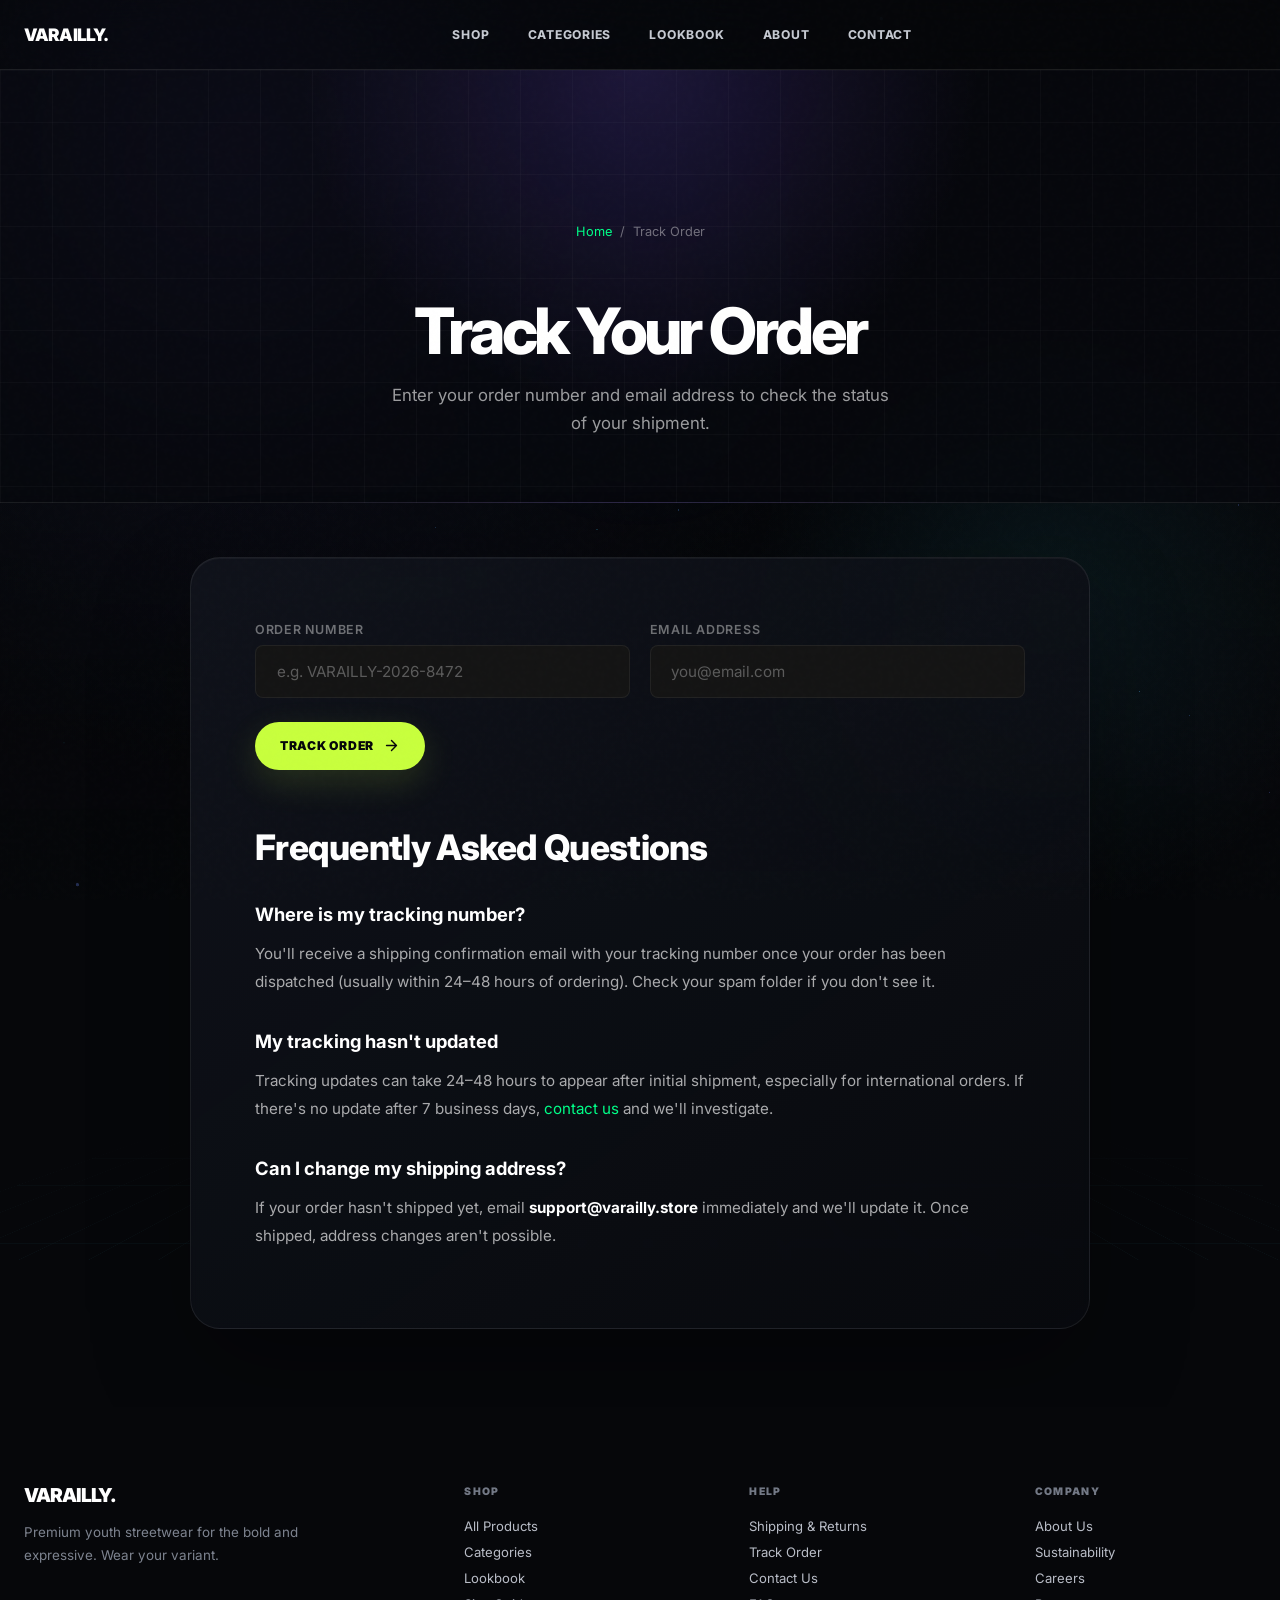
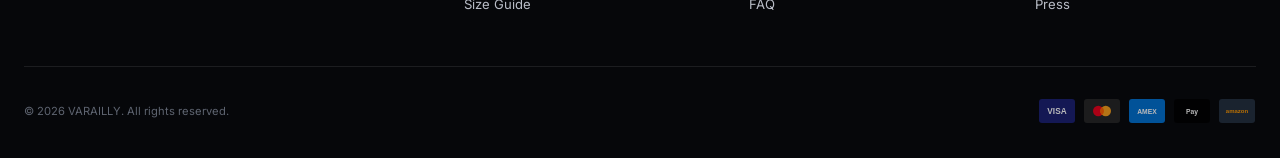
<file: track-order.html>
<!DOCTYPE html>
<html lang="en">
<head>
<meta charset="UTF-8" />
<meta name="viewport" content="width=device-width, initial-scale=1.0" />
<title>Track Your Order — VARAILLY</title>
<meta name="description" content="Track your VARAILLY order in real-time. Enter your order number or email to see the status of your shipment." />
<meta name="theme-color" content="#050505" />

<!-- Fonts -->
<link rel="preconnect" href="https://fonts.googleapis.com">
<link rel="preconnect" href="https://fonts.gstatic.com" crossorigin>
<link href="https://fonts.googleapis.com/css2?family=Inter:wght@400;500;600;700;800;900&display=swap" rel="stylesheet">

<!-- Styles -->
<link rel="stylesheet" href="assets/css/style.css?v=32" />
<link rel="stylesheet" href="assets/css/pages.css?v=13" />
</head>
<body>
<canvas class="spatial-canvas" id="spatialCanvas" aria-hidden="true"></canvas>
<div class="spatial-atmosphere" aria-hidden="true"></div>
<div class="spatial-pointer-light" id="spatialPointerLight" aria-hidden="true"></div>



<!-- Header -->
    <header class="header" id="header">
        <div class="header-inner">
            <a href="index.html" class="header-logo" data-hover="logo">VARAILLY.</a>
            <nav class="header-nav" id="headerNav">
                <a href="index.html#products" class="nav-link" data-hover="link">Shop</a>
                <a href="index.html#categories" class="nav-link" data-hover="link">Categories</a>
                <a href="index.html#lookbook" class="nav-link" data-hover="link">Lookbook</a>
                <a href="about.html" class="nav-link" data-hover="link">About</a>
                <a href="contact.html" class="nav-link" data-hover="link">Contact</a>
            </nav>
            <div class="header-actions">
                <button class="mobile-toggle" id="mobileToggle" aria-label="Menu">
                    <span></span>
                    <span></span>
                    <span></span>
                </button>
            </div>
        </div>
    </header>

<main>
  <section class="page-hero">
    <nav class="breadcrumb" aria-label="Breadcrumb">
      <a href="index.html" data-hover>Home</a> <span>/</span> <span>Track Order</span>
    </nav>
    <h1>Track Your Order</h1>
    <p>Enter your order number and email address to check the status of your shipment.</p>
  </section>

  <div class="page-content">
    <form id="trackForm" novalidate>
      <div class="form-row">
        <div class="form-group">
          <label for="trackOrder">Order Number</label>
          <input type="text" id="trackOrder" class="form-input" placeholder="e.g. VARAILLY-2026-8472" required />
        </div>
        <div class="form-group">
          <label for="trackEmail">Email Address</label>
          <input type="email" id="trackEmail" class="form-input" placeholder="you@email.com" required />
        </div>
      </div>
      <button type="submit" class="btn btn-primary" data-hover>Track Order
        <svg viewBox="0 0 24 24" fill="none" stroke="currentColor" stroke-width="2" stroke-linecap="round" stroke-linejoin="round" style="width:17px;height:17px;"><path d="M5 12h14M12 5l7 7-7 7"/></svg>
      </button>
    </form>

    <!-- Demo tracking result -->
    <div class="tracking-result" id="trackingResult">
      <h3>Order VARAILLY-2026-8472</h3>
      <p style="font-size:.88rem;opacity:.6;">Estimated delivery: August 21, 2026</p>

      <div class="tracking-steps">
        <div class="tracking-step is-done">
          <span class="tracking-step__dot"><svg viewBox="0 0 24 24"><path d="M4 12l5 5L20 6" fill="none" stroke="currentColor" stroke-width="2.5" stroke-linecap="round" stroke-linejoin="round"/></svg></span>
          <span>Confirmed</span>
        </div>
        <div class="tracking-step is-done">
          <span class="tracking-step__dot"><svg viewBox="0 0 24 24"><path d="M4 12l5 5L20 6" fill="none" stroke="currentColor" stroke-width="2.5" stroke-linecap="round" stroke-linejoin="round"/></svg></span>
          <span>Packed</span>
        </div>
        <div class="tracking-step is-done">
          <span class="tracking-step__dot"><svg viewBox="0 0 24 24"><path d="M4 12l5 5L20 6" fill="none" stroke="currentColor" stroke-width="2.5" stroke-linecap="round" stroke-linejoin="round"/></svg></span>
          <span>Shipped</span>
        </div>
        <div class="tracking-step">
          <span class="tracking-step__dot"><svg viewBox="0 0 24 24"><path d="M4 12l5 5L20 6" fill="none" stroke="currentColor" stroke-width="2.5" stroke-linecap="round" stroke-linejoin="round"/></svg></span>
          <span>Out for Delivery</span>
        </div>
        <div class="tracking-step">
          <span class="tracking-step__dot"><svg viewBox="0 0 24 24"><path d="M4 12l5 5L20 6" fill="none" stroke="currentColor" stroke-width="2.5" stroke-linecap="round" stroke-linejoin="round"/></svg></span>
          <span>Delivered</span>
        </div>
      </div>

      <div style="margin-top:2rem;padding:1.2rem;background:rgba(255,255,255,.03);border:1px solid rgba(255,255,255,.06);border-radius:12px;">
        <h4 style="font-size:.9rem;margin-bottom:.6rem;">Shipment Updates</h4>
        <ul style="font-size:.85rem;padding-left:1.2rem;opacity:.7;">
          <li style="margin-bottom:.5rem;"><strong>Aug 17, 2:14 PM</strong> — Package shipped from Los Angeles, CA.</li>
          <li style="margin-bottom:.5rem;"><strong>Aug 17, 10:30 AM</strong> — Order packed and label created.</li>
          <li><strong>Aug 16, 9:45 PM</strong> — Order confirmed and payment received.</li>
        </ul>
      </div>
    </div>

    <h2>Frequently Asked Questions</h2>

    <h3>Where is my tracking number?</h3>
    <p>You'll receive a shipping confirmation email with your tracking number once your order has been dispatched (usually within 24–48 hours of ordering). Check your spam folder if you don't see it.</p>

    <h3>My tracking hasn't updated</h3>
    <p>Tracking updates can take 24–48 hours to appear after initial shipment, especially for international orders. If there's no update after 7 business days, <a href="contact.html" data-hover>contact us</a> and we'll investigate.</p>

    <h3>Can I change my shipping address?</h3>
    <p>If your order hasn't shipped yet, email <strong>support@varailly.store</strong> immediately and we'll update it. Once shipped, address changes aren't possible.</p>
  </div>
</main>

<!-- Footer -->
    <footer class="footer">
        <div class="container">
            <div class="footer-grid">
                <div class="footer-col">
                    <a href="index.html" class="footer-logo">VARAILLY.</a>
                    <p class="footer-desc">Premium youth streetwear for the bold and expressive. Wear your variant.</p>
                </div>
                <div class="footer-col">
                    <h4 class="footer-heading">Shop</h4>
                    <a href="index.html#products" class="footer-link">All Products</a>
                    <a href="index.html#categories" class="footer-link">Categories</a>
                    <a href="index.html#lookbook" class="footer-link">Lookbook</a>
                    <a href="size-guide.html" class="footer-link">Size Guide</a>
                </div>
                <div class="footer-col">
                    <h4 class="footer-heading">Help</h4>
                    <a href="shipping-returns.html" class="footer-link">Shipping & Returns</a>
                    <a href="track-order.html" class="footer-link">Track Order</a>
                    <a href="contact.html" class="footer-link">Contact Us</a>
                    <a href="size-guide.html" class="footer-link">FAQ</a>
                </div>
                <div class="footer-col">
                    <h4 class="footer-heading">Company</h4>
                    <a href="about.html" class="footer-link">About Us</a>
                    <a href="sustainability.html" class="footer-link">Sustainability</a>
                    <a href="careers.html" class="footer-link">Careers</a>
                    <a href="contact.html" class="footer-link">Press</a>
                </div>
            </div>
            <div class="footer-bottom">
                <p class="footer-copyright">&copy; 2026 VARAILLY. All rights reserved.</p>
                <div class="footer-payments">
                    <span class="payment-icon" title="Visa"><svg viewBox="0 0 48 32" width="38" height="24"><rect width="48" height="32" rx="4" fill="#1a1f71"/><text x="24" y="20" text-anchor="middle" font-size="11" font-weight="bold" fill="#fff" font-family="sans-serif">VISA</text></svg></span>
                    <span class="payment-icon" title="Mastercard"><svg viewBox="0 0 48 32" width="38" height="24"><rect width="48" height="32" rx="4" fill="#252525"/><circle cx="19" cy="16" r="7" fill="#eb001b"/><circle cx="29" cy="16" r="7" fill="#f79e1b"/><path d="M24 10.5a7 7 0 010 11 7 7 0 010-11z" fill="#ff5f00"/></svg></span>
                    <span class="payment-icon" title="Amex"><svg viewBox="0 0 48 32" width="38" height="24"><rect width="48" height="32" rx="4" fill="#006fcf"/><text x="24" y="20" text-anchor="middle" font-size="9" font-weight="bold" fill="#fff" font-family="sans-serif">AMEX</text></svg></span>
                    <span class="payment-icon" title="Apple Pay"><svg viewBox="0 0 48 32" width="38" height="24"><rect width="48" height="32" rx="4" fill="#000"/><text x="24" y="20" text-anchor="middle" font-size="9" font-weight="600" fill="#fff" font-family="sans-serif">Pay</text></svg></span>
                    <span class="payment-icon" title="Amazon"><svg viewBox="0 0 48 32" width="38" height="24"><rect width="48" height="32" rx="4" fill="#232f3e"/><text x="24" y="19" text-anchor="middle" font-size="8" font-weight="700" fill="#ff9900" font-family="sans-serif">amazon</text></svg></span>
                </div>
            </div>
        </div>
    </footer>

    <script src="assets/js/main.js?v=32"></script>
<script src="assets/js/spatial-ui.js?v=4"></script>
</body>
</html>
</file>
<file: assets/css/style.css>
/* =========================================================
   VARAILLY — Cosmic Editorial Commerce System
   One cohesive futuristic language; product-first, responsive.
   ========================================================= */

:root {
  --void: #06070a;
  --ink: #0b0d12;
  --ink-2: #11141b;
  --ink-3: #171b24;
  --paper: #f4f2ed;
  --white: #fff;
  --muted: #9da3b0;
  --line: rgba(255,255,255,.09);
  --line-dark: rgba(8,10,14,.12);
  --lime: #c8ff3d;
  --cyan: #3fe4ff;
  --violet: #8257ff;
  --orange: #ff8a3d;
  --pink: #ff4f91;
  --color-black: var(--void);
  --color-white: var(--white);
  --color-light: var(--paper);
  --color-green: var(--lime);
  --color-purple: var(--violet);
  --color-indigo: var(--violet);
  --color-orange: var(--orange);
  --color-pink: var(--pink);
  --color-grey: #727885;
  --font: Inter, ui-sans-serif, system-ui, -apple-system, BlinkMacSystemFont, "Segoe UI", sans-serif;
  --container: 1320px;
  --radius-s: 10px;
  --radius-m: 18px;
  --radius-l: 28px;
  --radius-pill: 999px;
  --ease: cubic-bezier(.2,.75,.2,1);
  --transition: .35s var(--ease);
  --shadow: 0 28px 80px rgba(0,0,0,.28);
}

* { box-sizing: border-box; }
html { scroll-behavior: smooth; scrollbar-color: var(--violet) var(--void); scrollbar-width: thin; }
body {
  margin: 0;
  overflow-x: hidden;
  background: var(--void);
  color: var(--white);
  font-family: var(--font);
  -webkit-font-smoothing: antialiased;
  text-rendering: optimizeLegibility;
}
body::before {
  content: "";
  position: fixed;
  inset: 0;
  z-index: 9998;
  pointer-events: none;
  opacity: .018;
  background-image: url("data:image/svg+xml,%3Csvg viewBox='0 0 180 180' xmlns='http://www.w3.org/2000/svg'%3E%3Cfilter id='n'%3E%3CfeTurbulence type='fractalNoise' baseFrequency='.9' numOctaves='3' stitchTiles='stitch'/%3E%3C/filter%3E%3Crect width='100%25' height='100%25' filter='url(%23n)' opacity='.8'/%3E%3C/svg%3E");
}
img, video, svg { display: block; max-width: 100%; }
a { color: inherit; text-decoration: none; }
button, input { font: inherit; }
button { border: 0; cursor: pointer; }
.container { width: min(calc(100% - 48px), var(--container)); margin-inline: auto; }
::selection { background: var(--lime); color: var(--void); }
:focus-visible { outline: 2px solid var(--cyan); outline-offset: 4px; }

/* Loading */
.loading-screen {
  position: fixed; inset: 0; z-index: 10000; display: grid; place-items: center;
  background: var(--void); transition: opacity .5s var(--ease), visibility .5s;
}
.loading-screen.hidden { opacity: 0; visibility: hidden; pointer-events: none; }
.loading-content { width: min(240px, 60vw); text-align: center; }
.loading-logo { margin-bottom: 22px; font-size: 1.4rem; font-weight: 900; letter-spacing: -.05em; }
.loading-logo::after { content: ""; color: var(--lime); }
.loading-bar { height: 2px; overflow: hidden; border-radius: 4px; background: rgba(255,255,255,.1); }
.loading-bar-fill { width: 0; height: 100%; background: linear-gradient(90deg,var(--violet),var(--cyan),var(--lime)); transition: width .2s; }

/* Announcement + shell */
.announcement-bar {
  position: relative; z-index: 110; height: 36px; overflow: hidden;
  display: flex; align-items: center; color: var(--void);
  background: linear-gradient(90deg,var(--lime),var(--cyan) 48%,#b9a3ff);
}
.announcement-track { display: flex; width: max-content; white-space: nowrap; animation: ticker 26s linear infinite; }
.announcement-text { flex: none; padding-right: 24px; font-size: .68rem; font-weight: 850; letter-spacing: .1em; }
@keyframes ticker { to { transform: translateX(-50%); } }

.header {
  position: sticky; top: 0; z-index: 1000; height: 70px; display: flex; align-items: center;
  background: rgba(6,7,10,.78); border-bottom: 1px solid var(--line);
  backdrop-filter: blur(22px) saturate(1.35); -webkit-backdrop-filter: blur(22px) saturate(1.35);
  transition: background var(--transition), box-shadow var(--transition);
}
.header.scrolled { background: rgba(6,7,10,.94); box-shadow: 0 12px 35px rgba(0,0,0,.22); }
.header-inner { width: min(calc(100% - 48px), var(--container)); margin-inline: auto; display: flex; align-items: center; justify-content: space-between; }
.header-logo { position: relative; font-size: 1.08rem; font-weight: 950; letter-spacing: -.05em; }
.header-logo span, .header-logo::after { color: var(--lime); }
.header-nav { display: flex; align-items: center; gap: clamp(20px,3vw,40px); }
.nav-link { position: relative; padding: 8px 0; color: #c5c9d1; font-size: .76rem; font-weight: 750; letter-spacing: .06em; text-transform: uppercase; }
.nav-link::after { content: ""; position: absolute; left: 0; right: 0; bottom: 2px; height: 1px; background: var(--lime); transform: scaleX(0); transform-origin: right; transition: transform var(--transition); }
.nav-link:hover { color: var(--white); }
.nav-link:hover::after { transform: scaleX(1); transform-origin: left; }
.header-actions { display: flex; align-items: center; gap: 4px; }
.icon-action, .cart-btn {
  position: relative; width: 40px; height: 40px; display: grid; place-items: center;
  color: #d6d8df; background: transparent; border-radius: 50%; transition: color var(--transition), background var(--transition), transform var(--transition);
}
.icon-action:hover, .cart-btn:hover { color: var(--lime); background: rgba(255,255,255,.06); transform: translateY(-2px); }
.badge-count, .cart-count {
  position: absolute; top: 1px; right: 0; min-width: 16px; height: 16px; padding: 0 4px;
  display: grid; place-items: center; border-radius: 10px; background: var(--pink); color: var(--white); font-size: .58rem; font-weight: 900;
}
.cart-count { background: var(--lime); color: var(--void); }
.mobile-toggle { display: none; width: 40px; height: 40px; padding: 10px; flex-direction: column; justify-content: center; gap: 5px; background: transparent; }
.mobile-toggle span { width: 100%; height: 2px; border-radius: 2px; background: var(--white); transition: transform var(--transition), opacity var(--transition); }
.mobile-toggle.active span:nth-child(1) { transform: translateY(7px) rotate(45deg); }
.mobile-toggle.active span:nth-child(2) { opacity: 0; }
.mobile-toggle.active span:nth-child(3) { transform: translateY(-7px) rotate(-45deg); }

/* One deliberate motion language */
.js .reveal { opacity: 0; transform: translateY(28px); transition: opacity .8s var(--ease), transform .8s var(--ease); }
.js .reveal.revealed { opacity: 1; transform: none; }

/* Buttons */
.btn {
  min-height: 48px; padding: 0 24px; display: inline-flex; align-items: center; justify-content: center; gap: 9px;
  border: 1px solid transparent; border-radius: var(--radius-pill); font-size: .76rem; font-weight: 900; letter-spacing: .06em; text-transform: uppercase;
  transition: transform var(--transition), box-shadow var(--transition), background var(--transition), color var(--transition), border-color var(--transition);
}
.btn:hover { transform: translateY(-3px); }
.btn-primary { color: var(--void); background: var(--lime); box-shadow: 0 12px 35px rgba(200,255,61,.14); }
.btn-primary:hover { box-shadow: 0 16px 44px rgba(200,255,61,.25); }
.btn-outline { color: var(--white); border-color: rgba(255,255,255,.24); background: rgba(255,255,255,.02); }
.btn-outline:hover { color: var(--lime); border-color: var(--lime); }
.btn-amazon { color: var(--void); background: var(--orange); }
.btn-amazon:hover { box-shadow: 0 14px 36px rgba(255,138,61,.28); }

/* Hero: cosmic but product-first */
.hero {
  position: relative; min-height: min(900px,calc(100svh - 106px)); overflow: hidden;
  display: flex; align-items: center; padding: clamp(64px,8vw,112px) 0;
  background: radial-gradient(ellipse at 15% 10%,rgba(130,87,255,.18),transparent 35%), var(--void);
}
.hero::after {
  content: ""; position: absolute; inset: 0; pointer-events: none;
  background: linear-gradient(180deg,transparent 70%,var(--void)), linear-gradient(90deg,rgba(6,7,10,.2),transparent 45%,rgba(6,7,10,.16));
}
.hero-bg-animated { position: absolute; inset: 0; background-image: linear-gradient(rgba(255,255,255,.025) 1px,transparent 1px),linear-gradient(90deg,rgba(255,255,255,.025) 1px,transparent 1px); background-size: 56px 56px; mask-image: linear-gradient(to bottom,#000,transparent 90%); }
.hero-space { position: absolute; inset: 0; overflow: hidden; }
.stars { position: absolute; inset: 0; opacity: .65; background-image: radial-gradient(circle,#fff 1px,transparent 1.4px); background-size: 97px 83px; animation: starDrift 80s linear infinite; }
.stars--2 { opacity: .34; background-size: 149px 127px; transform: translate(28px,10px); animation-duration: 120s; }
.stars--3 { opacity: .22; background-size: 223px 181px; transform: translate(61px,31px); animation-duration: 160s; }
@keyframes starDrift { to { background-position: 0 -900px; } }
.moon { position: absolute; top: 8%; right: 8%; width: clamp(56px,6vw,92px); aspect-ratio: 1; border-radius: 50%; opacity: .72; background: radial-gradient(circle at 34% 30%,#fff,#d9dbe3 54%,#8e93a3); box-shadow: 0 0 60px rgba(216,226,255,.16); }
.shooting-star { position: absolute; top: 18%; left: -15%; width: 140px; height: 1px; opacity: 0; background: linear-gradient(90deg,transparent,var(--cyan)); transform: rotate(-17deg); animation: shoot 9s ease-in-out infinite 2s; }
.shooting-star--2 { top: 42%; animation-delay: 6s; animation-duration: 12s; }
@keyframes shoot { 0%,70%{opacity:0;transform:translateX(0) rotate(-17deg)} 73%{opacity:1} 82%{opacity:0;transform:translateX(110vw) rotate(-17deg)} 100%{opacity:0} }
.hero-bg-overlay { position: absolute; inset: 0; background: radial-gradient(circle at 76% 52%,rgba(63,228,255,.07),transparent 28%); }
.hero-inner { position: relative; z-index: 2; width: min(calc(100% - 48px),var(--container)); margin-inline: auto; display: grid; grid-template-columns: minmax(0,1.04fr) minmax(350px,.96fr); gap: clamp(44px,8vw,120px); align-items: center; }
.hero-content { max-width: 690px; }
.hero-label, .section-label { display: inline-block; margin-bottom: 16px; color: var(--lime); font-size: .68rem; font-weight: 900; letter-spacing: .16em; text-transform: uppercase; }
.hero-title { margin: 0 0 22px; max-width: 760px; font-size: clamp(4rem,8.3vw,8.5rem); line-height: .82; letter-spacing: -.075em; font-weight: 950; text-transform: uppercase; }
.hero-subtitle { max-width: 540px; margin: 0 0 30px; color: #b5bac6; font-size: clamp(.95rem,1.2vw,1.08rem); line-height: 1.75; }
.hero-buttons { display: flex; gap: 12px; flex-wrap: wrap; }
.hero-stats { margin-top: 44px; padding-top: 24px; display: flex; gap: clamp(24px,4vw,48px); border-top: 1px solid var(--line); }
.hero-stat { display: grid; gap: 4px; }
.hero-stat-number { font-size: 1.25rem; font-weight: 900; }
.hero-stat-label { color: #6f7582; font-size: .61rem; letter-spacing: .1em; text-transform: uppercase; }
.hero-image { display: flex; justify-content: center; min-width: 0; }
.hero-3d-scene { position: relative; width: min(100%,500px); isolation: isolate; }
.hero-glow-ring { position: absolute; inset: 16% -10%; z-index: -1; border-radius: 50%; background: radial-gradient(circle,rgba(200,255,61,.18),transparent 68%); filter: blur(18px); }
.hero-main-img { width: 100%; aspect-ratio: 4/5; object-fit: cover; border-radius: var(--radius-l); border: 1px solid rgba(255,255,255,.12); box-shadow: var(--shadow); }
.hero-float { position: absolute; z-index: 2; width: 22%; aspect-ratio: .82; object-fit: cover; border: 1px solid rgba(255,255,255,.22); border-radius: 14px; box-shadow: 0 20px 55px rgba(0,0,0,.45); animation: float 6s var(--ease) infinite alternate; }
.hero-float-1 { left: -8%; top: 11%; }
.hero-float-2 { right: -7%; bottom: 12%; animation-delay: -3s; }
@keyframes float { to { transform: translateY(-12px); } }
.hero-3d-badge { position: absolute; z-index: 3; top: 18px; right: 18px; padding: 8px 13px; border-radius: var(--radius-pill); background: var(--lime); color: var(--void); font-size: .62rem; font-weight: 950; letter-spacing: .1em; }

/* Compact proof rhythm */
.trust-bar { border-block: 1px solid var(--line); background: #090a0e; }
.trust-bar-inner { min-height: 74px; display: flex; align-items: center; justify-content: space-between; gap: 20px; }
.trust-item { display: inline-flex; align-items: center; gap: 9px; color: #b7bcc7; font-size: .74rem; font-weight: 700; }
.trust-item svg { width: 18px; height: 18px; flex: none; fill: none; stroke: var(--cyan); stroke-width: 1.7; stroke-linecap: round; stroke-linejoin: round; }
.seen-on { padding: 34px 0; background: var(--void); }
.seen-on-label { margin: 0 0 18px; color: #565c68; text-align: center; font-size: .61rem; font-weight: 850; letter-spacing: .18em; }
.seen-on-logos { display: flex; justify-content: center; align-items: center; gap: clamp(24px,5vw,70px); flex-wrap: wrap; }
.seen-on-logo { color: #858b97; font-size: clamp(.72rem,1vw,.9rem); font-weight: 900; letter-spacing: .08em; }
.marquee { overflow: hidden; border-block: 1px solid rgba(8,10,14,.09); color: var(--void); background: var(--lime); }
.marquee-track { min-height: 62px; width: max-content; display: flex; align-items: center; white-space: nowrap; animation: ticker 23s linear infinite; }
.marquee-item { padding: 0 16px; font-size: clamp(.9rem,1.25vw,1.05rem); font-weight: 950; letter-spacing: .06em; }
.marquee-separator { color: var(--violet); }

/* Shared editorial headings */
.section-header { max-width: 720px; margin: 0 auto clamp(38px,5vw,68px); text-align: center; }
.section-title { margin: 0; font-size: clamp(2.35rem,4.8vw,4.6rem); line-height: .95; letter-spacing: -.06em; font-weight: 950; }
.section-subtitle { max-width: 560px; margin: 16px auto 0; font-size: .98rem; line-height: 1.7; opacity: .67; }

/* Products */
.products { padding: clamp(78px,10vw,130px) 0; color: var(--void); background: var(--paper); }
.products .section-label { color: var(--violet); }
.filter-tabs { width: max-content; max-width: 100%; margin: 0 auto 24px; padding: 5px; display: flex; gap: 3px; overflow-x: auto; border: 1px solid var(--line-dark); border-radius: var(--radius-pill); background: rgba(255,255,255,.62); }
.filter-tab { min-width: 72px; padding: 10px 16px; border-radius: var(--radius-pill); color: #646976; background: transparent; font-size: .74rem; font-weight: 850; text-transform: uppercase; transition: color var(--transition),background var(--transition); }
.filter-tab.active { color: var(--white); background: var(--void); }
.drop-countdown { width: max-content; max-width: 100%; margin: 0 auto 50px; display: flex; align-items: center; gap: 18px; }
.countdown-label { color: #7b808a; font-size: .64rem; font-weight: 850; letter-spacing: .12em; text-transform: uppercase; }
.countdown-timer { display: flex; align-items: flex-start; gap: 7px; padding: 12px 18px; border-radius: var(--radius-m); background: var(--void); color: var(--white); }
.countdown-unit { min-width: 36px; text-align: center; }
.countdown-unit span { display: block; color: var(--lime); font-size: 1rem; font-weight: 900; }
.countdown-unit small { color: #777d89; font-size: .5rem; font-weight: 800; letter-spacing: .07em; text-transform: uppercase; }
.countdown-sep { color: #5d6370; font-weight: 800; }
.products-grid { display: grid; grid-template-columns: repeat(3,minmax(0,1fr)); gap: clamp(16px,2vw,28px); }
.product-card { min-width: 0; overflow: hidden; border: 1px solid var(--line-dark); border-radius: var(--radius-l); background: rgba(255,255,255,.72); box-shadow: 0 12px 30px rgba(15,20,30,.04); transition: transform var(--transition),box-shadow var(--transition),opacity .25s; }
.product-card:hover { transform: translateY(-7px); box-shadow: 0 28px 68px rgba(15,20,30,.14); }
.product-card.hidden-filter { display: none; }
.products-grid.filtering .product-card:not(.hidden-filter) { animation: cardIn .48s var(--ease) both; }
@keyframes cardIn { from{opacity:0;transform:translateY(18px) scale(.98)} }
.product-image { position: relative; overflow: hidden; aspect-ratio: 4/4.7; background: #e7e5e0; cursor: zoom-in; }
.product-image::after { content: "View details"; position: absolute; left: 14px; bottom: 14px; padding: 7px 10px; border-radius: var(--radius-pill); color: var(--white); background: rgba(6,7,10,.7); backdrop-filter: blur(9px); font-size: .58rem; font-weight: 850; letter-spacing: .08em; text-transform: uppercase; opacity: 0; transform: translateY(6px); transition: opacity var(--transition),transform var(--transition); pointer-events: none; }
.product-image:hover::after { opacity: 1; transform: none; }
.product-image img { width: 100%; height: 100%; object-fit: cover; transition: transform .7s var(--ease),filter .5s; }
.product-card:hover .product-image img { transform: scale(1.045); }
.product-badge { position: absolute; z-index: 3; left: 14px; top: 14px; padding: 7px 10px; border-radius: var(--radius-pill); color: var(--void); background: var(--lime); font-size: .6rem; font-weight: 950; letter-spacing: .08em; text-transform: uppercase; }
.badge-hot { color: var(--white); background: var(--pink); }
.badge-sale { color: var(--white); background: var(--orange); }
.product-wish { position: absolute; z-index: 4; top: 14px; right: 14px; width: 38px; height: 38px; display: grid; place-items: center; border-radius: 50%; color: var(--void); background: rgba(255,255,255,.88); box-shadow: 0 6px 20px rgba(0,0,0,.1); opacity: 0; transform: translateY(-6px); transition: opacity var(--transition),transform var(--transition),background var(--transition),color var(--transition); }
.product-card:hover .product-wish, .product-wish.active { opacity: 1; transform: none; }
.product-wish.active { color: var(--white); background: var(--pink); }
.product-wish.active svg { fill: currentColor; }
.product-quick-add { position: absolute; z-index: 4; left: 50%; bottom: 15px; min-width: 130px; padding: 12px 18px; color: var(--void); background: var(--lime); border-radius: var(--radius-pill); font-size: .68rem; font-weight: 950; letter-spacing: .06em; text-transform: uppercase; opacity: 0; transform: translate(-50%,10px); transition: opacity var(--transition),transform var(--transition),box-shadow var(--transition); }
.product-card:hover .product-quick-add { opacity: 1; transform: translate(-50%,0); }
.product-quick-add:hover { box-shadow: 0 10px 28px rgba(200,255,61,.35); }
.product-info { min-height: 126px; padding: 20px; display: flex; align-items: flex-start; justify-content: space-between; gap: 16px; }
.product-details { min-width: 0; display: grid; gap: 6px; }
.product-name { margin: 0; font-size: .94rem; font-weight: 850; }
.product-rating { color: #e6a600; font-size: .7rem; letter-spacing: .05em; }
.product-rating span { color: #8b8f98; letter-spacing: 0; }
.product-colors { display: flex; gap: 6px; }
.color-dot { width: 13px; height: 13px; border-radius: 50%; box-shadow: 0 0 0 1px rgba(0,0,0,.1); transition: transform var(--transition); }
.color-dot:hover { transform: scale(1.25); }
.product-price { color: var(--violet); font-size: .95rem; font-weight: 950; white-space: nowrap; }
.price-old { display: block; color: #9498a1; font-size: .7rem; font-weight: 600; text-decoration: line-through; }

/* Brand story, steps, media */
.features { padding: clamp(78px,10vw,126px) 0; background: var(--void); }
.features-grid { display: grid; grid-template-columns: repeat(4,1fr); gap: 16px; }
.feature-card { padding: 32px 24px; border: 1px solid var(--line); border-radius: var(--radius-l); background: linear-gradient(145deg,rgba(255,255,255,.055),rgba(255,255,255,.018)); transition: transform var(--transition),border-color var(--transition),background var(--transition); }
.feature-card:hover { transform: translateY(-5px); border-color: rgba(200,255,61,.35); background: rgba(255,255,255,.06); }
.feature-icon { margin-bottom: 18px; font-size: 1.7rem; }
.feature-title { margin: 0 0 10px; font-size: .96rem; }
.feature-desc { margin: 0; color: #9197a4; font-size: .84rem; line-height: 1.65; }
.manifesto { padding: clamp(84px,11vw,150px) 0; color: var(--void); background: #e9e5ff; }
.manifesto-inner { display: grid; grid-template-columns: 1fr 1fr; gap: clamp(44px,8vw,110px); align-items: center; }
.manifesto .section-label { color: var(--violet); }
.manifesto-title { margin: 0 0 22px; font-size: clamp(2.5rem,5.2vw,5rem); line-height: .95; letter-spacing: -.06em; font-weight: 950; }
.manifesto-desc { color: #555360; font-size: .98rem; line-height: 1.75; }
.manifesto-image img { width: 100%; aspect-ratio: 4/5; object-fit: cover; border-radius: var(--radius-l); box-shadow: 0 30px 80px rgba(47,34,95,.18); }
.manifesto .btn-outline { color: var(--void); border-color: rgba(8,10,14,.22); }
.how-it-works { padding: clamp(80px,10vw,130px) 0; background: linear-gradient(135deg,#311a84,var(--violet)); }
.steps-grid { display: grid; grid-template-columns: repeat(3,1fr); gap: 18px; }
.step-card { min-height: 245px; padding: 30px; display: flex; flex-direction: column; justify-content: flex-end; border: 1px solid rgba(255,255,255,.16); border-radius: var(--radius-l); background: rgba(255,255,255,.07); backdrop-filter: blur(12px); transition: transform var(--transition),background var(--transition); }
.step-card:hover { transform: translateY(-5px); background: rgba(255,255,255,.12); }
.step-number { margin-bottom: auto; color: rgba(255,255,255,.28); font-size: 2.4rem; font-weight: 950; }
.step-title { margin: 0 0 8px; }
.step-desc { margin: 0; color: rgba(255,255,255,.68); font-size: .86rem; line-height: 1.65; }
.video-section { min-height: 74svh; background: var(--void); }
.video-wrapper { position: relative; min-height: 74svh; display: grid; place-items: center; overflow: hidden; }
.video-bg { position: absolute; inset: 0; width: 100%; height: 100%; object-fit: cover; opacity: .55; }
.video-overlay { position: absolute; inset: 0; display: grid; place-items: center; padding: 24px; text-align: center; background: linear-gradient(180deg,rgba(6,7,10,.35),rgba(6,7,10,.72)); }
.video-title { margin: 0 0 28px; font-size: clamp(3rem,7vw,7rem); line-height: .88; letter-spacing: -.065em; font-weight: 950; }
.video-play-btn { min-height: 52px; padding: 0 24px; display: inline-flex; align-items: center; gap: 10px; border-radius: var(--radius-pill); color: var(--void); background: var(--white); font-size: .76rem; font-weight: 900; text-transform: uppercase; transition: transform var(--transition),background var(--transition); }
.video-play-btn:hover { transform: scale(1.04); background: var(--lime); }

/* Categories */
.categories { padding: clamp(80px,10vw,130px) 0; background: #0d1222; }
.categories-grid { display: grid; grid-template-columns: repeat(4,1fr); gap: 16px; }
.category-tile { position: relative; aspect-ratio: .72; overflow: hidden; border: 1px solid var(--line); border-radius: var(--radius-l); background: var(--ink-2); transition: transform var(--transition),border-color var(--transition); }
.category-tile:hover { transform: translateY(-6px); border-color: rgba(63,228,255,.35); }
.category-image { position: absolute; inset: 0; }
.category-image img, .category-video { width: 100%; height: 100%; object-fit: cover; transition: opacity .45s var(--ease),transform .7s var(--ease); }
.category-video { position: absolute; inset: 0; z-index: 1; opacity: 0; }
.category-tile.video-ready:hover .category-video, .category-tile.video-ready:focus-within .category-video { opacity: 1; }
.category-tile.video-ready:hover .category-image img, .category-tile.video-ready:focus-within .category-image img { opacity: 0; }
.category-tile:hover .category-image img { transform: scale(1.04); }
.category-label { position: absolute; z-index: 3; inset: auto 0 0; padding: 60px 20px 22px; color: var(--white); background: linear-gradient(transparent,rgba(6,7,10,.82)); font-size: 1.1rem; font-weight: 950; }
.category-label::after { content: "↗"; float: right; color: var(--cyan); }

/* Lookbook + testimonials */
.lookbook { padding: clamp(80px,10vw,130px) 0; color: var(--void); background: var(--paper); }
.lookbook .section-label { color: var(--violet); }
.lookbook-scroll { overflow-x: auto; overscroll-behavior-inline: contain; scrollbar-width: none; cursor: grab; }
.lookbook-scroll::-webkit-scrollbar { display: none; }
.lookbook-track { width: max-content; display: flex; gap: 18px; padding: 0 max(24px,calc((100vw - var(--container))/2)); }
.lookbook-item { width: clamp(260px,31vw,430px); overflow: hidden; border-radius: var(--radius-l); }
.lookbook-item img { width: 100%; height: clamp(390px,47vw,620px); object-fit: cover; transition: transform .7s var(--ease); }
.lookbook-item:hover img { transform: scale(1.035); }
.testimonials { padding: clamp(80px,10vw,130px) 0; background: #11142a; }
.testimonials-grid { display: grid; grid-template-columns: repeat(3,1fr); gap: 18px; }
.testimonial-card { padding: 32px; border: 1px solid var(--line); border-radius: var(--radius-l); background: rgba(255,255,255,.045); transition: transform var(--transition),border-color var(--transition); }
.testimonial-card:hover { transform: translateY(-5px); border-color: rgba(130,87,255,.35); }
.testimonial-stars { margin-bottom: 18px; color: #ffd15c; letter-spacing: .1em; }
.testimonial-text { margin: 0 0 24px; color: #c0c4ce; font-size: .95rem; line-height: 1.75; }
.testimonial-author { display: flex; align-items: center; justify-content: space-between; gap: 12px; }
.testimonial-name { font-weight: 800; }
.testimonial-verified { color: var(--lime); font-size: .64rem; font-weight: 850; letter-spacing: .08em; text-transform: uppercase; }

/* Amazon, stats, community */
.amazon-section { padding: clamp(76px,9vw,120px) 0; background: var(--void); }
.amazon-card { max-width: 760px; margin: auto; padding: clamp(36px,6vw,70px); text-align: center; border: 1px solid rgba(255,138,61,.22); border-radius: var(--radius-l); background: radial-gradient(circle at 50% 0,rgba(255,138,61,.12),transparent 45%),var(--ink-2); box-shadow: var(--shadow); }
.amazon-logo-svg { margin: 0 auto 20px; }
.amazon-title { margin: 0 0 14px; font-size: clamp(2rem,4vw,3.5rem); line-height: .95; letter-spacing: -.055em; }
.amazon-text { max-width: 560px; margin: 0 auto 22px; color: #aeb3bd; line-height: 1.7; }
.amazon-trust { margin-bottom: 28px; display: flex; justify-content: center; gap: 8px; flex-wrap: wrap; }
.trust-badge { padding: 8px 12px; border: 1px solid rgba(255,138,61,.22); border-radius: var(--radius-pill); color: #ffc39c; background: rgba(255,138,61,.07); font-size: .67rem; font-weight: 800; }
.stats { padding: 72px 0; border-block: 1px solid var(--line); background: #090a0e; }
.stats-grid { display: grid; grid-template-columns: repeat(4,1fr); }
.stat-item { min-height: 148px; display: grid; place-items: center; align-content: center; gap: 9px; border-right: 1px solid var(--line); text-align: center; }
.stat-item:last-child { border-right: 0; }
.stat-icon { color: var(--cyan); }
.stat-number { font-size: clamp(2rem,3vw,3.4rem); font-weight: 950; letter-spacing: -.05em; }
.stat-label { color: #707683; font-size: .62rem; font-weight: 850; letter-spacing: .11em; text-transform: uppercase; }
.instagram { padding: clamp(80px,10vw,128px) 0 0; color: var(--void); background: var(--paper); }
.instagram .section-label { color: var(--violet); }
.instagram-grid { display: grid; grid-template-columns: repeat(6,1fr); }
.insta-item { position: relative; aspect-ratio: 1; overflow: hidden; background: #ddd; }
.insta-item img { width: 100%; height: 100%; object-fit: cover; transition: transform .65s var(--ease),filter .45s; }
.insta-item::after { content: "@VARAILLY"; position: absolute; inset: 0; display: grid; place-items: center; color: var(--white); background: rgba(16,10,38,.52); font-size: .66rem; font-weight: 900; letter-spacing: .12em; opacity: 0; transition: opacity var(--transition); }
.insta-item:hover img { transform: scale(1.06); }
.insta-item:hover::after { opacity: 1; }

/* FAQ, CTA, newsletter */
.faq { padding: clamp(82px,10vw,130px) 0; color: var(--void); background: #eae8e2; }
.faq .section-label { color: var(--violet); }
.faq-list { max-width: 820px; margin: auto; border-top: 1px solid var(--line-dark); }
.faq-item { border-bottom: 1px solid var(--line-dark); }
.faq-question { width: 100%; padding: 22px 0; display: flex; justify-content: space-between; text-align: left; color: var(--void); background: transparent; font-weight: 800; }
.faq-question::after { content: "+"; color: var(--violet); font-size: 1.35rem; font-weight: 500; transition: transform var(--transition); }
.faq-item.active .faq-question::after { transform: rotate(45deg); }
.faq-answer { display: grid; grid-template-rows: 0fr; transition: grid-template-rows .4s var(--ease); }
.faq-answer > p { min-height: 0; overflow: hidden; margin: 0; color: #60636a; line-height: 1.7; }
.faq-item.active .faq-answer { grid-template-rows: 1fr; }
.faq-item.active .faq-answer > p { padding-bottom: 24px; }
.faq-answer a { color: var(--violet); font-weight: 750; }
.cta-banner { padding: clamp(70px,9vw,112px) 0; background: radial-gradient(circle at 80% 30%,rgba(63,228,255,.12),transparent 28%),linear-gradient(130deg,#191044,#07080c 62%); }
.cta-banner-inner { text-align: center; }
.cta-banner-title { margin: 0 0 13px; font-size: clamp(2.6rem,6vw,6rem); line-height: .9; letter-spacing: -.065em; }
.cta-banner-text { margin: 0 auto 26px; color: #a9aebb; }
.cta-banner-buttons { display: flex; justify-content: center; gap: 10px; flex-wrap: wrap; }
.newsletter { padding: clamp(72px,9vw,110px) 0; color: var(--void); background: var(--lime); }
.newsletter-inner { max-width: 690px; margin: auto; text-align: center; }
.newsletter .section-label { color: #4b6200; }
.newsletter-text { margin: 0 0 26px; color: #344100; }
.newsletter-form { max-width: 560px; margin: auto; }
.newsletter-input-wrap { padding: 6px; display: flex; gap: 8px; border-radius: var(--radius-pill); background: var(--white); box-shadow: 0 18px 50px rgba(40,52,0,.16); }
.newsletter-input { min-width: 0; flex: 1; padding: 0 18px; border: 0; outline: 0; color: var(--void); background: transparent; }
.newsletter-btn { color: var(--white); background: var(--void); }

/* Footer */
.footer { padding: 76px 0 28px; background: var(--void); }
.footer-grid { display: grid; grid-template-columns: 1.7fr repeat(3,1fr); gap: clamp(28px,5vw,72px); padding-bottom: 54px; }
.footer-col { display: flex; flex-direction: column; align-items: flex-start; gap: 10px; }
.footer-logo { font-size: 1.2rem; font-weight: 950; letter-spacing: -.05em; }
.footer-desc { max-width: 330px; margin: 4px 0 10px; color: #7d838f; font-size: .84rem; line-height: 1.7; }
.footer-socials { display: flex; gap: 8px; }
.social-link { width: 38px; height: 38px; display: grid; place-items: center; border: 1px solid var(--line); border-radius: 50%; color: #aaaeba; transition: color var(--transition),border-color var(--transition),transform var(--transition); }
.social-link:hover { color: var(--lime); border-color: var(--lime); transform: translateY(-3px); }
.footer-heading { margin: 2px 0 10px; color: #737986; font-size: .65rem; font-weight: 900; letter-spacing: .13em; text-transform: uppercase; }
.footer-link { color: #b9bdc7; font-size: .82rem; transition: color var(--transition),transform var(--transition); }
.footer-link:hover { color: var(--lime); transform: translateX(3px); }
.footer-bottom { padding-top: 26px; display: flex; align-items: center; justify-content: space-between; gap: 20px; border-top: 1px solid var(--line); }
.footer-copyright { color: #5e6470; font-size: .7rem; }
.footer-payments { display: flex; gap: 7px; flex-wrap: wrap; }
.payment-icon { opacity: .72; transition: opacity var(--transition),transform var(--transition); }
.payment-icon:hover { opacity: 1; transform: translateY(-2px); }

/* Toast, floating actions */
.back-to-top, .floating-amazon { position: fixed; z-index: 900; bottom: 22px; min-height: 46px; display: flex; align-items: center; justify-content: center; border-radius: var(--radius-pill); box-shadow: 0 15px 38px rgba(0,0,0,.25); opacity: 0; visibility: hidden; transform: translateY(12px); transition: opacity var(--transition),visibility var(--transition),transform var(--transition); }
.back-to-top { right: 22px; width: 46px; color: var(--void); background: var(--lime); }
.floating-amazon { left: 22px; gap: 7px; padding: 0 18px; color: var(--void); background: var(--orange); font-size: .7rem; font-weight: 900; }
.back-to-top.visible, .floating-amazon.visible { opacity: 1; visibility: visible; transform: none; }
.toast { position: fixed; z-index: 10020; left: 50%; bottom: 24px; max-width: calc(100vw - 40px); padding: 13px 20px; border: 1px solid var(--line); border-radius: var(--radius-pill); color: var(--white); background: rgba(6,7,10,.94); box-shadow: var(--shadow); opacity: 0; visibility: hidden; transform: translate(-50%,12px); transition: opacity var(--transition),visibility var(--transition),transform var(--transition); }
.toast.show { opacity: 1; visibility: visible; transform: translate(-50%,0); }
.toast-text { font-size: .79rem; font-weight: 750; }

/* Shared overlays */
.cart-overlay, .modal-overlay, .search-overlay { position: fixed; inset: 0; opacity: 0; visibility: hidden; transition: opacity .3s var(--ease),visibility .3s; }
.cart-overlay { z-index: 3000; background: rgba(2,3,5,.67); backdrop-filter: blur(5px); }
.cart-overlay.active, .modal-overlay.active, .search-overlay.active { opacity: 1; visibility: visible; }
.cart-drawer { position: fixed; z-index: 3100; top: 0; right: 0; width: min(420px,94vw); height: 100dvh; display: flex; flex-direction: column; color: var(--void); background: var(--white); box-shadow: -30px 0 80px rgba(0,0,0,.28); transform: translateX(102%); transition: transform .42s var(--ease); }
.cart-drawer.active { transform: none; }
.cart-drawer-header { min-height: 76px; padding: 0 22px; display: flex; align-items: center; justify-content: space-between; border-bottom: 1px solid var(--line-dark); }
.cart-drawer-header h3 { margin: 0; font-size: 1.12rem; }
.cart-close, .modal-close, .search-close { width: 36px; height: 36px; display: grid; place-items: center; border-radius: 50%; color: #555b65; background: #f1f1ee; transition: background var(--transition),transform var(--transition); }
.cart-close:hover, .modal-close:hover, .search-close:hover { background: #e2e2de; transform: rotate(4deg); }
.cart-drawer-body { flex: 1; overflow-y: auto; padding: 8px 22px 20px; }
.cart-empty { margin: 64px 0; color: #838893; text-align: center; line-height: 1.6; }
.cart-item, .wish-item { padding: 15px 0; display: flex; align-items: center; gap: 13px; border-bottom: 1px solid var(--line-dark); }
.cart-item-info, .wish-item-info { min-width: 0; flex: 1; }
.cart-item-name, .wish-item-name { margin-bottom: 5px; font-size: .84rem; font-weight: 800; }
.cart-item-price, .wish-item-price { color: var(--violet); font-size: .8rem; font-weight: 850; }
.cart-item-remove, .wish-item-remove { padding: 7px; color: #8a8f98; background: transparent; font-size: .68rem; }
.cart-item-remove:hover, .wish-item-remove:hover { color: var(--pink); }
.wish-item img { width: 58px; height: 70px; object-fit: cover; border-radius: 9px; }
.cart-drawer-footer { padding: 20px 22px; border-top: 1px solid var(--line-dark); }
.cart-subtotal { margin-bottom: 14px; display: flex; justify-content: space-between; }
.cart-checkout-btn { width: 100%; }
.cart-note { color: #8b9099; text-align: center; font-size: .67rem; }
.ship-progress { padding: 15px 22px; border-bottom: 1px solid var(--line-dark); background: #f4f4f1; }
.ship-progress-text { margin: 0 0 8px; color: #555b65; font-size: .72rem; }
.ship-progress-text strong { color: var(--violet); }
.ship-progress-bar { height: 5px; overflow: hidden; border-radius: 4px; background: #dddeda; }
.ship-progress-fill { width: 0; height: 100%; border-radius: 4px; background: linear-gradient(90deg,var(--violet),var(--cyan)); transition: width .45s var(--ease); }
.ship-progress.complete .ship-progress-fill { background: linear-gradient(90deg,#38c883,var(--lime)); }

/* Search */
.search-overlay { z-index: 4000; padding: 11svh 20px 20px; background: rgba(4,5,8,.94); backdrop-filter: blur(20px); }
.search-panel { width: min(700px,100%); margin: auto; position: relative; }
.search-close { position: absolute; right: 0; top: -52px; }
.search-input-wrap { height: 64px; padding: 0 20px; display: flex; align-items: center; gap: 12px; border: 1px solid rgba(255,255,255,.14); border-radius: var(--radius-m); color: var(--cyan); background: rgba(255,255,255,.06); }
.search-input-wrap:focus-within { border-color: var(--cyan); }
.search-input-wrap input { min-width: 0; flex: 1; border: 0; outline: 0; color: var(--white); background: transparent; font-size: 1rem; }
.search-input-wrap input::placeholder { color: #707683; }
.search-results { max-height: 58svh; margin-top: 14px; overflow-y: auto; }
.search-hint { padding: 32px; color: #747a87; text-align: center; }
.search-result { padding: 10px; display: flex; align-items: center; gap: 13px; border-radius: 13px; cursor: pointer; transition: background var(--transition); }
.search-result:hover { background: rgba(255,255,255,.07); }
.search-result img { width: 50px; height: 62px; object-fit: cover; border-radius: 8px; }
.search-result-info { min-width: 0; flex: 1; }
.search-result-name { font-size: .84rem; font-weight: 800; }
.search-result-cat { margin-top: 3px; color: #707683; font-size: .68rem; text-transform: capitalize; }
.search-result-price { color: var(--lime); font-size: .83rem; font-weight: 850; }

/* Quick view */
.modal-overlay { z-index: 5000; display: grid; place-items: center; padding: 18px; background: rgba(2,3,5,.75); backdrop-filter: blur(8px); }
.quickview-box { position: relative; width: min(900px,96vw); max-height: 92dvh; overflow-y: auto; color: var(--void); background: var(--white); border-radius: var(--radius-l); box-shadow: var(--shadow); transform: translateY(18px) scale(.98); transition: transform .35s var(--ease); }
.quickview-overlay.active .quickview-box { transform: none; }
.quickview-box > .modal-close { position: absolute; z-index: 5; right: 16px; top: 16px; }
.quickview-grid { display: grid; grid-template-columns: minmax(0,1fr) minmax(350px,.95fr); }
.quickview-image { position: relative; min-height: 540px; background: #e7e6e1; }
.quickview-image img { width: 100%; height: 100%; object-fit: cover; }
.quickview-details { padding: clamp(30px,5vw,54px); }
.qv-rating { margin-bottom: 10px; color: #e6a600; font-size: .76rem; }
.qv-rating span { color: #8e929a; }
.qv-title { margin: 0 0 8px; font-size: clamp(1.8rem,3vw,2.6rem); line-height: .98; letter-spacing: -.05em; }
.qv-price { margin-bottom: 16px; color: var(--violet); font-size: 1.3rem; font-weight: 950; }
.qv-desc { margin: 0 0 24px; color: #62666e; font-size: .85rem; line-height: 1.7; }
.qv-section { margin-bottom: 19px; }
.qv-label { display: block; margin-bottom: 9px; color: #858a93; font-size: .65rem; font-weight: 850; letter-spacing: .1em; text-transform: uppercase; }
.qv-options { display: flex; flex-wrap: wrap; gap: 7px; }
.qv-chip { padding: 9px 14px; border: 1px solid #deded9; border-radius: var(--radius-pill); color: #5d6169; background: #fafaf8; font-size: .73rem; font-weight: 800; }
.qv-chip.active { color: var(--white); border-color: var(--violet); background: var(--violet); }
.qv-qty { width: max-content; height: 42px; display: flex; align-items: center; gap: 14px; padding: 0 12px; border: 1px solid #deded9; border-radius: var(--radius-pill); }
.qty-btn { width: 24px; color: #555; background: transparent; font-size: 1.1rem; }
.qv-actions { margin: 26px 0 18px; display: flex; gap: 9px; }
.qv-add { flex: 1; }
.qv-wish { width: 50px; flex: none; display: grid; place-items: center; border: 1px solid #deded9; border-radius: 50%; color: #555; background: transparent; }
.qv-wish.active { color: var(--white); border-color: var(--pink); background: var(--pink); }
.qv-wish.active svg { fill: currentColor; }
.qv-perks { padding-top: 18px; display: grid; gap: 7px; border-top: 1px solid #e4e4df; color: #6e737c; font-size: .72rem; }

/* Responsive */
@media (max-width: 1080px) {
  .hero-inner { grid-template-columns: minmax(0,1fr) minmax(300px,.75fr); gap: 48px; }
  .hero-title { font-size: clamp(3.8rem,8.8vw,6.5rem); }
  .features-grid { grid-template-columns: repeat(2,1fr); }
  .categories-grid { grid-template-columns: repeat(2,1fr); }
  .instagram-grid { grid-template-columns: repeat(3,1fr); }
}

@media (max-width: 820px) {
  .container, .header-inner, .hero-inner { width: min(calc(100% - 32px),var(--container)); }
  .header-nav {
    position: fixed; inset: 70px 0 auto; min-height: calc(100dvh - 70px); padding: 48px 24px;
    flex-direction: column; align-items: center; justify-content: center; gap: 22px;
    background: rgba(6,7,10,.98); opacity: 0; visibility: hidden; transform: translateY(-10px); transition: opacity var(--transition),visibility var(--transition),transform var(--transition);
  }
  .header-nav.active { opacity: 1; visibility: visible; transform: none; }
  .nav-link { font-size: 1.1rem; }
  .mobile-toggle { display: flex; }
  .hero { min-height: auto; padding: 70px 0 80px; }
  .hero-inner { grid-template-columns: 1fr; }
  .hero-content { text-align: center; margin: auto; }
  .hero-label { margin-inline: auto; }
  .hero-buttons, .hero-stats { justify-content: center; }
  .hero-image { width: min(520px,86vw); margin: 0 auto; }
  .products-grid { grid-template-columns: repeat(2,minmax(0,1fr)); }
  .manifesto-inner, .quickview-grid { grid-template-columns: 1fr; }
  .quickview-image { min-height: 340px; max-height: 48vh; }
  .steps-grid, .testimonials-grid { grid-template-columns: 1fr; }
  .stats-grid { grid-template-columns: repeat(2,1fr); }
  .stat-item:nth-child(2) { border-right: 0; }
  .stat-item:nth-child(-n+2) { border-bottom: 1px solid var(--line); }
  .footer-grid { grid-template-columns: repeat(2,1fr); }
}

@media (max-width: 560px) {
  .container, .header-inner, .hero-inner { width: min(calc(100% - 24px),var(--container)); }
  .announcement-bar { height: 32px; }
  .announcement-text { font-size: .6rem; }
  .header { height: 64px; }
  .header-nav { inset-block-start: 64px; min-height: calc(100dvh - 64px); }
  .header-logo { font-size: .98rem; }
  .icon-action, .cart-btn { width: 35px; height: 35px; }
  .hero-title { font-size: clamp(3.5rem,18vw,5.6rem); }
  .hero-subtitle { font-size: .9rem; }
  .hero-buttons { display: grid; }
  .hero-buttons .btn { width: 100%; }
  .hero-stats { gap: 18px; }
  .hero-float { display: none; }
  .trust-bar-inner { padding: 18px 0; display: grid; grid-template-columns: 1fr 1fr; }
  .trust-item { font-size: .66rem; }
  .drop-countdown { display: grid; justify-items: center; }
  .products-grid { grid-template-columns: 1fr; }
  .product-wish, .product-quick-add { opacity: 1; transform: none; }
  .product-image::after { display: none; }
  .features-grid, .categories-grid { grid-template-columns: 1fr; }
  .category-tile { aspect-ratio: 1/1.14; }
  .instagram-grid { grid-template-columns: repeat(2,1fr); }
  .footer-grid { grid-template-columns: 1fr; }
  .footer-bottom { align-items: flex-start; flex-direction: column; }
  .newsletter-input-wrap { padding: 8px; display: grid; border-radius: var(--radius-m); }
  .newsletter-input { min-height: 46px; }
  .floating-amazon { display: none; }
  .quickview-box { border-radius: var(--radius-m); }
  .quickview-image { min-height: 280px; }
  .quickview-details { padding: 26px 20px; }
  .qv-actions { align-items: stretch; }
}

@media (prefers-reduced-motion: reduce) {
  *,*::before,*::after { scroll-behavior: auto !important; animation-duration: .01ms !important; animation-iteration-count: 1 !important; transition-duration: .01ms !important; }
  .js .reveal { opacity: 1; transform: none; }
}


/* Graceful external-media fallback */
.media-failed { opacity: 0 !important; visibility: hidden !important; }
.hero-3d-scene::before {
  content: "VARAILLY / 004";
  position: absolute;
  inset: 0;
  display: grid;
  place-items: center;
  border: 1px solid rgba(255,255,255,.1);
  border-radius: var(--radius-l);
  color: rgba(255,255,255,.12);
  background:
    linear-gradient(135deg,rgba(130,87,255,.12),transparent 42%),
    radial-gradient(circle at 70% 70%,rgba(200,255,61,.12),transparent 34%),
    var(--ink-2);
  font-size: clamp(1.2rem,3vw,2.3rem);
  font-weight: 950;
  letter-spacing: .14em;
}
.product-image { background: linear-gradient(145deg,#eceae5,#d9d7d2); }
.category-image { background: linear-gradient(145deg,#181d2b,#0d1222); }



/* =========================================================
   True WebGL product experience
   ========================================================= */
.hero-webgl-stage {
  position: relative;
  width: min(100%, 560px);
  min-height: clamp(500px, 57vw, 680px);
  overflow: hidden;
  isolation: isolate;
  border: 1px solid rgba(255,255,255,.1);
  border-radius: 34px;
  background:
    linear-gradient(rgba(255,255,255,.035) 1px, transparent 1px),
    linear-gradient(90deg,rgba(255,255,255,.035) 1px,transparent 1px),
    radial-gradient(circle at 50% 40%,rgba(63,228,255,.12),transparent 38%),
    #0b0e15;
  background-size: 40px 40px,40px 40px,auto,auto;
  box-shadow: 0 40px 100px rgba(0,0,0,.45), inset 0 1px rgba(255,255,255,.06);
}
.hero-webgl-stage::after {
  content: "";
  position: absolute;
  inset: 0;
  z-index: 4;
  pointer-events: none;
  border-radius: inherit;
  background: linear-gradient(135deg,rgba(255,255,255,.08),transparent 20%,transparent 75%,rgba(130,87,255,.1));
}
.product-webgl {
  position: absolute;
  inset: 0;
  z-index: 2;
  width: 100%;
  height: 100%;
  opacity: 0;
  touch-action: pan-y;
  cursor: grab;
  transition: opacity .7s var(--ease);
}
.is-dragging .product-webgl { cursor: grabbing; }
.hero-webgl-fallback {
  position: absolute;
  inset: 24px;
  z-index: 1;
  width: auto;
  opacity: 1;
  transition: opacity .5s var(--ease), transform .7s var(--ease);
}
.hero-webgl-fallback .hero-main-img { height: 100%; }
.webgl-ready .product-webgl { opacity: 1; }
.webgl-ready .hero-webgl-fallback { opacity: 0; transform: scale(.97); pointer-events: none; }
.webgl-hint {
  position: absolute;
  z-index: 6;
  left: 20px;
  right: 20px;
  bottom: 18px;
  display: flex;
  align-items: center;
  justify-content: space-between;
  gap: 15px;
  color: #858c9b;
  font-size: .62rem;
  font-weight: 800;
  letter-spacing: .1em;
  text-transform: uppercase;
}
.webgl-hint button {
  padding: 7px 10px;
  border: 1px solid rgba(255,255,255,.12);
  border-radius: var(--radius-pill);
  color: #aeb4c1;
  background: rgba(255,255,255,.045);
  font-size: .58rem;
  font-weight: 850;
  letter-spacing: .07em;
  text-transform: uppercase;
}
.hero-3d-badge { display: inline-flex; align-items: center; gap: 7px; }
.live-dot {
  width: 6px;
  height: 6px;
  display: inline-block;
  border-radius: 50%;
  background: currentColor;
  box-shadow: 0 0 14px currentColor;
  animation: livePulse 1.7s ease-in-out infinite;
}
@keyframes livePulse { 50% { opacity: .35; transform: scale(.7); } }

.variant-lab {
  position: relative;
  overflow: hidden;
  padding: clamp(90px,12vw,170px) 0;
  background:
    radial-gradient(circle at 80% 35%,rgba(63,228,255,.13),transparent 27%),
    radial-gradient(circle at 20% 75%,rgba(130,87,255,.17),transparent 30%),
    #080a0f;
}
.variant-lab::before {
  content: "V/004";
  position: absolute;
  left: -1vw;
  bottom: -7vw;
  color: rgba(255,255,255,.018);
  font-size: clamp(12rem,30vw,34rem);
  line-height: .8;
  font-weight: 950;
  letter-spacing: -.09em;
  pointer-events: none;
}
.variant-lab-grid {
  position: absolute;
  inset: 0;
  opacity: .6;
  background-image: linear-gradient(rgba(255,255,255,.025) 1px,transparent 1px),linear-gradient(90deg,rgba(255,255,255,.025) 1px,transparent 1px);
  background-size: 52px 52px;
  mask-image: linear-gradient(90deg,transparent,#000 20%,#000 80%,transparent);
}
.variant-lab-inner {
  position: relative;
  display: grid;
  grid-template-columns: minmax(0,.85fr) minmax(420px,1.15fr);
  gap: clamp(54px,9vw,130px);
  align-items: center;
}
.variant-lab-copy { max-width: 570px; }
.variant-lab-title {
  margin: 0 0 25px;
  font-size: clamp(3.3rem,7vw,7rem);
  line-height: .82;
  letter-spacing: -.075em;
  font-weight: 950;
  text-transform: uppercase;
}
.variant-lab-title em { color: var(--lime); font-style: normal; }
.variant-lab-text { margin: 0 0 30px; color: #969daa; line-height: 1.75; }
.variant-specs {
  margin-bottom: 34px;
  display: grid;
  grid-template-columns: repeat(3,1fr);
  border-block: 1px solid var(--line);
}
.variant-specs span { padding: 17px 12px; color: #747b88; font-size: .62rem; letter-spacing: .06em; text-transform: uppercase; border-right: 1px solid var(--line); }
.variant-specs span:first-child { padding-left: 0; }
.variant-specs span:last-child { border-right: 0; }
.variant-specs strong { display: block; margin-bottom: 4px; color: var(--white); font-size: 1rem; letter-spacing: 0; }
.variant-controls { margin-bottom: 30px; display: grid; gap: 20px; }
.variant-control-label { display: block; margin-bottom: 10px; color: #777e8b; font-size: .61rem; font-weight: 850; letter-spacing: .12em; text-transform: uppercase; }
.variant-swatches, .graphic-tabs { display: flex; flex-wrap: wrap; gap: 9px; }
.variant-swatch {
  --swatch: #111;
  width: 35px;
  height: 35px;
  border: 5px solid #11131a;
  border-radius: 50%;
  background: var(--swatch);
  box-shadow: 0 0 0 1px rgba(255,255,255,.12);
  transition: transform var(--transition),box-shadow var(--transition);
}
.variant-swatch:hover { transform: scale(1.08); }
.variant-swatch.active { box-shadow: 0 0 0 2px var(--cyan),0 0 24px rgba(63,228,255,.22); }
.graphic-tab {
  padding: 9px 14px;
  border: 1px solid var(--line);
  border-radius: var(--radius-pill);
  color: #858c99;
  background: rgba(255,255,255,.03);
  font-size: .68rem;
  font-weight: 850;
  letter-spacing: .08em;
  text-transform: uppercase;
}
.graphic-tab.active { color: var(--void); border-color: var(--lime); background: var(--lime); }
.variant-viewer {
  position: relative;
  min-height: clamp(560px,62vw,720px);
  overflow: hidden;
  isolation: isolate;
  border: 1px solid rgba(255,255,255,.1);
  border-radius: 38px;
  background:
    radial-gradient(circle at 50% 43%,rgba(130,87,255,.18),transparent 32%),
    linear-gradient(145deg,#0f131d,#090a0f);
  box-shadow: 0 50px 120px rgba(0,0,0,.45),inset 0 1px rgba(255,255,255,.06);
}
.variant-viewer::after {
  content: "DROP 004 / REAL-TIME GARMENT";
  position: absolute;
  z-index: 5;
  left: 24px;
  top: 23px;
  color: #7d8491;
  font-size: .58rem;
  font-weight: 850;
  letter-spacing: .13em;
}
.variant-viewer-fallback {
  position: absolute;
  z-index: 1;
  inset: 14%;
  display: grid;
  place-items: center;
  opacity: .7;
  transition: opacity .5s;
}
.variant-viewer-fallback svg { width: 100%; height: 100%; filter: drop-shadow(0 30px 45px rgba(0,0,0,.4)); }
.variant-viewer.webgl-ready .variant-viewer-fallback { opacity: 0; }
.viewer-orbit { position: absolute; z-index: 0; left: 50%; top: 50%; border: 1px solid rgba(63,228,255,.16); border-radius: 50%; pointer-events: none; }
.viewer-orbit-a { width: 82%; height: 38%; transform: translate(-50%,-50%) rotate(-14deg); }
.viewer-orbit-b { width: 62%; height: 72%; transform: translate(-50%,-50%) rotate(51deg); border-color: rgba(200,255,61,.12); }
.viewer-status, .viewer-hint {
  position: absolute;
  z-index: 5;
  bottom: 22px;
  color: #7f8794;
  font-size: .58rem;
  font-weight: 850;
  letter-spacing: .1em;
  text-transform: uppercase;
}
.viewer-status { left: 24px; display: inline-flex; align-items: center; gap: 7px; color: var(--cyan); }
.viewer-hint { right: 24px; }

@media (max-width: 980px) {
  .variant-lab-inner { grid-template-columns: 1fr; }
  .variant-lab-copy { max-width: 680px; }
  .variant-viewer { min-height: 620px; }
}
@media (max-width: 560px) {
  .hero-webgl-stage { min-height: 490px; border-radius: 24px; }
  .hero-webgl-fallback { inset: 12px; }
  .webgl-hint span { display: none; }
  .variant-lab { padding: 78px 0; }
  .variant-lab-title { font-size: clamp(3.2rem,17vw,5rem); }
  .variant-specs { grid-template-columns: 1fr; }
  .variant-specs span { padding: 12px 0; border-right: 0; border-bottom: 1px solid var(--line); }
  .variant-specs span:last-child { border-bottom: 0; }
  .variant-viewer { min-height: 510px; border-radius: 24px; }
  .viewer-hint { display: none; }
}


.webgl-failed .product-webgl { opacity: 0; pointer-events: none; }
.webgl-failed .hero-webgl-fallback,
.webgl-failed .variant-viewer-fallback { opacity: 1; }
#fallbackShirtPath { transition: fill .35s var(--ease); }
#fallbackGraphicLabel { transition: fill .35s var(--ease); }



/* =========================================================
   Site-wide spatial commerce layer
   ========================================================= */
.spatial-canvas {
  position: fixed;
  inset: 0;
  z-index: 0;
  width: 100vw;
  height: 100vh;
  pointer-events: none;
  background: radial-gradient(circle at 20% 15%,#111426,#06070a 50%);
}
.spatial-atmosphere {
  position: fixed;
  inset: 0;
  z-index: 0;
  pointer-events: none;
  background:
    radial-gradient(circle at 18% 18%,rgba(130,87,255,.10),transparent 25%),
    radial-gradient(circle at 82% 68%,rgba(63,228,255,.07),transparent 25%),
    linear-gradient(180deg,rgba(6,7,10,.1),rgba(6,7,10,.55));
}
.spatial-atmosphere::after {
  content: "";
  position: absolute;
  left: -15vw;
  right: -15vw;
  bottom: -40vh;
  height: 75vh;
  opacity: .22;
  transform: perspective(700px) rotateX(67deg);
  transform-origin: center bottom;
  background-image:
    linear-gradient(rgba(63,228,255,.20) 1px,transparent 1px),
    linear-gradient(90deg,rgba(63,228,255,.20) 1px,transparent 1px);
  background-size: 70px 70px;
  mask-image: linear-gradient(to top,#000,transparent 78%);
}
.spatial-pointer-light {
  position: fixed;
  z-index: 0;
  left: 0;
  top: 0;
  width: 36vw;
  height: 36vw;
  min-width: 380px;
  min-height: 380px;
  margin: -18vw 0 0 -18vw;
  border-radius: 50%;
  pointer-events: none;
  opacity: .28;
  filter: blur(45px);
  background: radial-gradient(circle,rgba(130,87,255,.18),rgba(63,228,255,.07) 35%,transparent 68%);
  will-change: transform;
}

.announcement-bar,
.header,
.hero,
.trust-bar,
.seen-on,
.marquee,
.products,
.variant-lab,
.features,
.manifesto,
.how-it-works,
.video-section,
.categories,
.lookbook,
.testimonials,
.amazon-section,
.stats,
.instagram,
.faq,
.cta-banner,
.newsletter,
.footer {
  position: relative;
  z-index: 1;
}

/* One continuous futuristic world rather than disconnected flat blocks. */
.products,
.features,
.manifesto,
.how-it-works,
.categories,
.lookbook,
.testimonials,
.amazon-section,
.instagram,
.faq,
.cta-banner {
  color: var(--white);
  border-top: 1px solid rgba(255,255,255,.07);
  background: linear-gradient(180deg,rgba(8,10,15,.91),rgba(8,10,15,.77));
  backdrop-filter: blur(3px);
}
.products { background: linear-gradient(160deg,rgba(14,16,24,.94),rgba(8,10,15,.82)); }
.variant-lab { border-top: 1px solid rgba(63,228,255,.14); }
.features { background: linear-gradient(145deg,rgba(8,10,15,.92),rgba(18,13,38,.83)); }
.manifesto { color: var(--white); background: linear-gradient(130deg,rgba(35,22,82,.90),rgba(8,10,15,.82)); }
.how-it-works { background: linear-gradient(145deg,rgba(12,16,30,.88),rgba(29,17,71,.84)); }
.categories { background: linear-gradient(155deg,rgba(9,14,27,.91),rgba(8,10,15,.78)); }
.lookbook { color: var(--white); background: linear-gradient(145deg,rgba(9,10,16,.91),rgba(17,13,35,.80)); }
.testimonials { background: linear-gradient(145deg,rgba(12,15,34,.92),rgba(8,10,15,.80)); }
.amazon-section { background: linear-gradient(145deg,rgba(24,16,14,.88),rgba(8,10,15,.82)); }
.instagram { color: var(--white); background: linear-gradient(145deg,rgba(13,14,22,.92),rgba(8,10,15,.80)); }
.faq { color: var(--white); background: linear-gradient(145deg,rgba(9,12,19,.92),rgba(17,13,35,.80)); }
.cta-banner { background: linear-gradient(135deg,rgba(34,20,84,.88),rgba(8,10,15,.82)); }

.products::after,
.features::after,
.manifesto::after,
.how-it-works::after,
.categories::after,
.lookbook::after,
.testimonials::after,
.amazon-section::after,
.instagram::after,
.faq::after,
.cta-banner::after {
  content: "";
  position: absolute;
  z-index: -1;
  inset: 7% max(12px,calc((100vw - var(--container))/2 - 30px));
  border: 1px solid rgba(255,255,255,.045);
  border-radius: 42px;
  pointer-events: none;
  box-shadow: inset 0 1px rgba(255,255,255,.025),0 0 100px rgba(0,0,0,.18);
}

.section-coordinate {
  position: absolute;
  z-index: 3;
  top: 24px;
  right: max(18px,calc((100vw - var(--container))/2));
  display: flex;
  align-items: center;
  gap: 10px;
  color: rgba(255,255,255,.29);
  font-size: .56rem;
  font-weight: 850;
  letter-spacing: .14em;
  text-transform: uppercase;
  pointer-events: none;
}
.section-coordinate::before { content: ""; width: 28px; height: 1px; background: currentColor; }

/* Retune formerly light-section typography for the spatial world. */
.products .section-title,
.manifesto .manifesto-title,
.lookbook .section-title,
.instagram .section-title,
.faq .section-title { color: var(--white); }
.products .section-subtitle,
.lookbook .section-subtitle,
.instagram .section-subtitle { color: #9ea4b1; opacity: 1; }
.products .section-label,
.manifesto .section-label,
.lookbook .section-label,
.instagram .section-label,
.faq .section-label { color: var(--cyan); }
.manifesto-desc { color: #aab0bd; }
.manifesto .btn-outline { color: var(--white); border-color: rgba(255,255,255,.22); }
.filter-tabs { border-color: var(--line); background: rgba(255,255,255,.045); }
.filter-tab { color: #8a919f; }
.filter-tab.active { color: var(--void); background: var(--lime); }
.drop-countdown .countdown-label { color: #7f8694; }
.faq-list, .faq-item { border-color: var(--line); }
.faq-question { color: var(--white); }
.faq-answer > p { color: #9ca3b0; }
.newsletter {
  background:
    linear-gradient(110deg,rgba(200,255,61,.96),rgba(63,228,255,.88)),
    var(--lime);
}

/* Product cards become floating material capsules. */
.product-card {
  color: var(--white);
  border-color: rgba(255,255,255,.09);
  background: linear-gradient(145deg,rgba(255,255,255,.075),rgba(255,255,255,.025));
  box-shadow: 0 24px 70px rgba(0,0,0,.24),inset 0 1px rgba(255,255,255,.06);
}
.product-card:hover { box-shadow: 0 34px 90px rgba(0,0,0,.42),0 0 50px rgba(63,228,255,.06); }
.product-info { background: linear-gradient(180deg,rgba(15,18,25,.72),rgba(10,12,17,.92)); }
.product-rating span, .price-old { color: #7c8390; }
.product-price { color: var(--lime); }
.product-colors .color-dot { box-shadow: 0 0 0 1px rgba(255,255,255,.24); }

/* Shared restrained 3D surface treatment. */
.depth-surface {
  --depth-rx: 0deg;
  --depth-ry: 0deg;
  --depth-lift: 0px;
  --depth-x: 50%;
  --depth-y: 50%;
  position: relative;
  transform-style: preserve-3d;
  transform: perspective(1200px) rotateX(var(--depth-rx)) rotateY(var(--depth-ry)) translate3d(0,var(--depth-lift),0);
  will-change: transform;
  transition: transform .25s var(--ease),box-shadow var(--transition),border-color var(--transition);
}
.js .reveal.depth-surface.revealed {
  transform: perspective(1200px) rotateX(var(--depth-rx)) rotateY(var(--depth-ry)) translate3d(0,var(--depth-lift),0);
}
.depth-surface:hover { --depth-lift: -5px; }
.depth-surface-light {
  position: absolute;
  z-index: 10;
  inset: 0;
  border-radius: inherit;
  pointer-events: none;
  opacity: 0;
  background: radial-gradient(circle at var(--depth-x) var(--depth-y),rgba(255,255,255,.17),transparent 30%);
  mix-blend-mode: screen;
  transition: opacity .35s;
}
.depth-surface:hover > .depth-surface-light { opacity: .45; }
.depth-surface > :not(.depth-surface-light) { position: relative; }
.product-card .product-image { transform: translateZ(18px); }
.product-card .product-info { transform: translateZ(28px); }
.feature-card .feature-icon,
.step-card .step-number { transform: translateZ(22px); }
.category-tile .category-label { transform: translateZ(26px); }
.testimonial-card .testimonial-stars { transform: translateZ(18px); }

/* Categories and editorial media get illuminated spatial frames. */
.category-tile,
.lookbook-item,
.manifesto-image img,
.amazon-card,
.testimonial-card,
.feature-card,
.step-card {
  box-shadow: 0 28px 75px rgba(0,0,0,.22),inset 0 1px rgba(255,255,255,.05);
}
.lookbook-item { border: 1px solid var(--line); }
.lookbook-item img { filter: saturate(.82) contrast(1.03); }
.manifesto-image { position: relative; }
.manifesto-image::before {
  content: "";
  position: absolute;
  inset: -12px 10% 12px -12px;
  z-index: -1;
  border: 1px solid rgba(63,228,255,.22);
  border-radius: var(--radius-l);
  transform: translate3d(0,0,-20px);
}

/* Fixed spatial navigation rail. */
.spatial-rail {
  position: fixed;
  z-index: 850;
  right: 17px;
  top: 50%;
  display: flex;
  flex-direction: column;
  align-items: center;
  gap: 9px;
  transform: translateY(-50%);
}
.spatial-rail::before {
  content: "";
  position: absolute;
  z-index: -1;
  inset: -14px -9px;
  border: 1px solid rgba(255,255,255,.08);
  border-radius: var(--radius-pill);
  background: rgba(6,7,10,.50);
  backdrop-filter: blur(10px);
}
.spatial-rail-label {
  position: absolute;
  right: 28px;
  top: 50%;
  min-width: max-content;
  color: #868d99;
  font-size: .54rem;
  font-weight: 850;
  letter-spacing: .11em;
  text-transform: uppercase;
  transform: translateY(-50%) rotate(-90deg) translateY(-24px);
  transform-origin: right center;
}
.spatial-rail-dot {
  width: 5px;
  height: 5px;
  padding: 0;
  border-radius: 50%;
  background: #4d5360;
  transition: transform .25s,background .25s,box-shadow .25s;
}
.spatial-rail-dot.active { background: var(--lime); box-shadow: 0 0 12px var(--lime); transform: scale(1.55); }

@media (max-width: 820px) {
  .spatial-pointer-light, .spatial-rail { display: none; }
  .products::after,.features::after,.manifesto::after,.how-it-works::after,.categories::after,.lookbook::after,.testimonials::after,.amazon-section::after,.instagram::after,.faq::after,.cta-banner::after { inset: 8px; border-radius: 26px; }
  .section-coordinate { right: 16px; }
  .depth-surface { transform: none !important; }
  .depth-surface-light { display: none; }
  .product-card .product-image,.product-card .product-info,.feature-card .feature-icon,.step-card .step-number,.category-tile .category-label,.testimonial-card .testimonial-stars { transform: none; }
}

@media (prefers-reduced-motion: reduce) {
  .spatial-canvas { opacity: .55; }
  .spatial-pointer-light { display: none; }
  .depth-surface { transform: none !important; }
}


.generated-fallback {
  opacity: 1 !important;
  visibility: visible !important;
  filter: saturate(.9) contrast(1.02);
}
.product-image .generated-fallback { object-fit: cover; }
.category-image .generated-fallback,
.lookbook-item .generated-fallback,
.insta-item .generated-fallback { object-fit: cover; }


@media (max-width: 820px) {
  .products,.features,.manifesto,.how-it-works,.categories,.lookbook,.testimonials,.amazon-section,.instagram,.faq,.cta-banner { backdrop-filter: none; }
  .depth-surface { will-change: auto; }
  .spatial-atmosphere::after { opacity: .12; }
}
</file>
<file: assets/css/pages.css>
/* =========================================
   VARAILLY. — Inner Pages Styles
   Matches the new clean premium design
   ========================================= */

/* --- Reuse vars from style.css --- */

/* --- Legacy class support (inner pages use old class names) --- */
.site-header {
    position: fixed;
    top: 0;
    left: 0;
    right: 0;
    z-index: 1000;
    padding: 1rem 0;
    background: rgba(10, 10, 10, .8);
    backdrop-filter: blur(20px);
    -webkit-backdrop-filter: blur(20px);
    border-bottom: 1px solid rgba(255,255,255,.06);
    transition: transform .3s ease;
}

.site-header.is-hidden {
    transform: translateY(-100%);
}

.site-header__inner {
    max-width: 1280px;
    margin: 0 auto;
    padding: 0 clamp(1.5rem, 4vw, 3rem);
    display: flex;
    align-items: center;
    justify-content: space-between;
}

/* Logo matching new design */
.logo {
    font-size: 1.5rem;
    font-weight: 800;
    letter-spacing: -.02em;
    text-decoration: none;
    color: #fff;
}

.logo__text {
    color: #fff;
}

.logo__dot {
    color: #00ff88;
}

/* Nav for inner pages */
.main-nav ul {
    display: flex;
    gap: 2.5rem;
    list-style: none;
    margin: 0;
    padding: 0;
}

.main-nav a {
    font-size: .85rem;
    font-weight: 500;
    color: rgba(255,255,255,.7);
    text-decoration: none;
    transition: color .3s;
}

.main-nav a:hover {
    color: #fff;
}

.icon-btn {
    width: 40px;
    height: 40px;
    display: grid;
    place-items: center;
    border-radius: 50%;
    border: 1px solid rgba(255,255,255,.06);
    background: rgba(255,255,255,.04);
    transition: all .3s;
    text-decoration: none;
    color: rgba(255,255,255,.7);
}

.icon-btn:hover {
    border-color: #00ff88;
    color: #fff;
}

.icon-btn svg {
    width: 18px;
    height: 18px;
}

/* --- Page Hero --- */
.page-hero {
    padding: clamp(8rem, 12vw, 10rem) 0 clamp(3rem, 5vw, 5rem);
    text-align: center;
    position: relative;
}

.page-hero h1 {
    font-size: clamp(2.5rem, 5vw, 4rem);
    font-weight: 800;
    letter-spacing: -.03em;
    margin-bottom: .75rem;
}

.page-hero p {
    font-size: 1.05rem;
    color: rgba(255,255,255,.6);
    max-width: 500px;
    margin: 0 auto;
    line-height: 1.7;
}

/* Breadcrumb */
.breadcrumb {
    display: flex;
    justify-content: center;
    gap: .5rem;
    font-size: .8rem;
    margin-bottom: 1.5rem;
    color: rgba(255,255,255,.4);
}

.breadcrumb a {
    color: #00ff88;
    text-decoration: none;
}

.breadcrumb a:hover {
    opacity: .7;
}

/* --- Page Content --- */
.page-content {
    max-width: 900px;
    margin: 0 auto;
    padding: 4rem clamp(1.5rem, 4vw, 3rem) 6rem;
}

.page-content h2 {
    font-size: clamp(1.5rem, 3vw, 2.2rem);
    font-weight: 800;
    letter-spacing: -.02em;
    margin: 3.5rem 0 1.2rem;
    color: #fff;
}

.page-content h2:first-child {
    margin-top: 0;
}

.page-content h3 {
    font-size: 1.15rem;
    font-weight: 700;
    margin: 2.2rem 0 .7rem;
    color: #fff;
}

.page-content p,
.page-content li {
    color: rgba(255,255,255,.65);
    line-height: 1.8;
    font-size: .95rem;
}

.page-content ul,
.page-content ol {
    padding-left: 1.5rem;
    margin: 1rem 0;
}

.page-content li {
    margin-bottom: .6rem;
}

.page-content li::marker {
    color: #00ff88;
}

.page-content strong {
    color: #fff;
}

.page-content a {
    color: #00ff88;
}

/* --- Info Cards --- */
.info-grid {
    display: grid;
    grid-template-columns: repeat(auto-fit, minmax(240px, 1fr));
    gap: 1.5rem;
    margin: 2.5rem 0;
}

.info-card {
    background: #141414;
    border: 1px solid rgba(255,255,255,.06);
    border-radius: 16px;
    padding: 2rem;
    transition: transform .3s, box-shadow .3s;
}

.info-card:hover {
    transform: translateY(-4px);
    box-shadow: 0 15px 40px rgba(0,0,0,.3);
}

.info-card__icon {
    width: 48px;
    height: 48px;
    border-radius: 12px;
    background: rgba(0,255,136,.08);
    border: 1px solid rgba(0,255,136,.15);
    display: grid;
    place-items: center;
    margin-bottom: 1.2rem;
}

.info-card__icon svg {
    width: 22px;
    height: 22px;
    stroke: #00ff88;
    fill: none;
}

.info-card h4 {
    font-size: 1rem;
    margin-bottom: .5rem;
    color: #fff;
}

.info-card p {
    font-size: .85rem;
    color: rgba(255,255,255,.6);
    line-height: 1.6;
}

/* --- Size Tables --- */
.size-table-wrapper {
    overflow-x: auto;
    margin: 2rem 0;
    border-radius: 16px;
    border: 1px solid rgba(255,255,255,.06);
}

.size-table {
    width: 100%;
    border-collapse: collapse;
    font-size: .9rem;
}

.size-table th,
.size-table td {
    padding: 1rem 1.2rem;
    text-align: center;
    border-bottom: 1px solid rgba(255,255,255,.06);
    color: rgba(255,255,255,.7);
}

.size-table th {
    background: rgba(0,255,136,.06);
    color: #00ff88;
    font-weight: 700;
    font-size: .78rem;
    letter-spacing: .06em;
    text-transform: uppercase;
}

.size-table td:first-child {
    font-weight: 700;
    color: #fff;
}

/* --- Forms --- */
.form-group {
    margin-bottom: 1.5rem;
}

.form-group label {
    display: block;
    font-size: .78rem;
    font-weight: 600;
    letter-spacing: .06em;
    text-transform: uppercase;
    color: rgba(255,255,255,.4);
    margin-bottom: .5rem;
}

.form-input,
.form-textarea {
    width: 100%;
    padding: 1rem 1.3rem;
    border-radius: 8px;
    border: 1px solid rgba(255,255,255,.06);
    background: #141414;
    font-size: .95rem;
    color: #fff;
    transition: border-color .3s;
    outline: none;
    font-family: 'Inter', sans-serif;
}

.form-input::placeholder,
.form-textarea::placeholder {
    color: rgba(255,255,255,.3);
}

.form-input:focus,
.form-textarea:focus {
    border-color: #00ff88;
}

.form-textarea {
    min-height: 150px;
    resize: vertical;
}

.form-row {
    display: grid;
    grid-template-columns: 1fr 1fr;
    gap: 1.2rem;
}

/* --- Contact Layout --- */
.contact-layout {
    display: grid;
    grid-template-columns: 1.3fr .7fr;
    gap: 3rem;
    align-items: start;
}

.contact-sidebar {
    background: #141414;
    border: 1px solid rgba(255,255,255,.06);
    border-radius: 16px;
    padding: 2rem;
}

.contact-sidebar h4 {
    font-size: 1rem;
    margin-bottom: 1.5rem;
    color: #fff;
}

.contact-detail {
    display: flex;
    gap: .8rem;
    align-items: flex-start;
    margin-bottom: 1.4rem;
}

.contact-detail__icon {
    width: 36px;
    height: 36px;
    flex-shrink: 0;
    border-radius: 50%;
    background: rgba(0,255,136,.08);
    border: 1px solid rgba(0,255,136,.15);
    display: grid;
    place-items: center;
}

.contact-detail__icon svg {
    width: 16px;
    height: 16px;
    stroke: #00ff88;
    fill: none;
}

.contact-detail p {
    font-size: .85rem;
    color: rgba(255,255,255,.6);
    line-height: 1.5;
}

.contact-detail strong {
    color: #fff;
    display: block;
    margin-bottom: .2rem;
}

/* --- Tracking --- */
.tracking-result {
    background: #141414;
    border: 1px solid rgba(255,255,255,.06);
    border-radius: 16px;
    padding: 2.5rem;
    margin-top: 2rem;
    display: none;
}

.tracking-result.is-visible {
    display: block;
    animation: fadeUp .5s ease;
}

@keyframes fadeUp {
    from { opacity: 0; transform: translateY(15px); }
    to { opacity: 1; transform: translateY(0); }
}

.tracking-steps {
    display: flex;
    margin-top: 2rem;
}

.tracking-step {
    flex: 1;
    text-align: center;
    position: relative;
}

.tracking-step::before {
    content: '';
    position: absolute;
    top: 15px;
    left: 0;
    right: 0;
    height: 2px;
    background: rgba(255,255,255,.06);
}

.tracking-step:first-child::before { left: 50%; }
.tracking-step:last-child::before { right: 50%; }
.tracking-step.is-done::before { background: #00ff88; }

.tracking-step__dot {
    width: 32px;
    height: 32px;
    border-radius: 50%;
    background: rgba(255,255,255,.04);
    border: 2px solid rgba(255,255,255,.1);
    display: inline-grid;
    place-items: center;
    position: relative;
    z-index: 1;
    margin-bottom: .6rem;
}

.tracking-step.is-done .tracking-step__dot {
    background: #00ff88;
    border-color: #00ff88;
}

.tracking-step__dot svg {
    width: 14px;
    height: 14px;
    stroke: rgba(255,255,255,.3);
    fill: none;
}

.tracking-step.is-done .tracking-step__dot svg { stroke: #000; }
.tracking-step span { font-size: .72rem; font-weight: 600; color: rgba(255,255,255,.4); }
.tracking-step.is-done span { color: #00ff88; }

/* --- About Page --- */
.about-hero-grid {
    display: grid;
    grid-template-columns: 1fr 1fr;
    gap: 3rem;
    align-items: center;
    margin: 3rem 0;
}

.about-visual {
    aspect-ratio: 1;
    border-radius: 16px;
    background: #141414;
    border: 1px solid rgba(255,255,255,.06);
    display: grid;
    place-items: center;
    overflow: hidden;
}

.about-visual img {
    width: 100%;
    height: 100%;
    object-fit: cover;
}

/* --- Timeline --- */
.timeline {
    position: relative;
    padding-left: 2.5rem;
    margin: 2.5rem 0;
}

.timeline::before {
    content: '';
    position: absolute;
    left: 10px;
    top: 0;
    bottom: 0;
    width: 2px;
    background: linear-gradient(180deg, #00ff88, rgba(0,255,136,.1));
}

.timeline__item {
    position: relative;
    padding-bottom: 2.5rem;
}

.timeline__item::before {
    content: '';
    position: absolute;
    left: -2.5rem;
    top: 5px;
    width: 20px;
    height: 20px;
    border-radius: 50%;
    background: #0a0a0a;
    border: 2px solid #00ff88;
}

.timeline__item h4 { font-size: .95rem; color: #fff; margin-bottom: .3rem; }
.timeline__item p { font-size: .88rem; color: rgba(255,255,255,.6); line-height: 1.7; }

/* --- Team/Values/Stats Cards --- */
.team-grid {
    display: grid;
    grid-template-columns: repeat(auto-fit, minmax(160px, 1fr));
    gap: 1.5rem;
    margin: 2rem 0;
}

.team-card {
    text-align: center;
    padding: 2rem 1rem;
    background: #141414;
    border: 1px solid rgba(255,255,255,.06);
    border-radius: 16px;
}

.team-card__avatar {
    width: 56px;
    height: 56px;
    border-radius: 50%;
    background: linear-gradient(135deg, #00ff88, #06b6d4);
    margin: 0 auto 1rem;
    display: grid;
    place-items: center;
    font-weight: 800;
    font-size: 1rem;
    color: #000;
}

.team-card h4 { font-size: .9rem; color: #fff; margin-bottom: .2rem; }
.team-card p { font-size: .75rem; color: rgba(255,255,255,.4); }

.values-grid {
    display: grid;
    grid-template-columns: repeat(auto-fit, minmax(220px, 1fr));
    gap: 1.5rem;
    margin: 2rem 0;
}

.value-card {
    padding: 2rem;
    background: #141414;
    border: 1px solid rgba(255,255,255,.06);
    border-radius: 16px;
}

.value-card__num { font-size: 1.8rem; font-weight: 900; color: #00ff88; margin-bottom: .5rem; display: block; }
.value-card h4 { font-size: .95rem; color: #fff; margin-bottom: .4rem; }
.value-card p { font-size: .85rem; color: rgba(255,255,255,.6); line-height: 1.7; }

.sus-stats {
    display: grid;
    grid-template-columns: repeat(auto-fit, minmax(160px, 1fr));
    gap: 1.5rem;
    margin: 2.5rem 0;
}

.sus-stat {
    text-align: center;
    padding: 2rem;
    background: #141414;
    border: 1px solid rgba(255,255,255,.06);
    border-radius: 16px;
}

.sus-stat strong { display: block; font-size: 2rem; font-weight: 900; color: #00ff88; margin-bottom: .3rem; }
.sus-stat span { font-size: .78rem; color: rgba(255,255,255,.4); }

/* --- Job Cards --- */
.job-list { margin: 2rem 0; }

.job-card {
    display: flex;
    justify-content: space-between;
    align-items: center;
    padding: 1.5rem 2rem;
    background: #141414;
    border: 1px solid rgba(255,255,255,.06);
    border-radius: 16px;
    margin-bottom: 1rem;
    flex-wrap: wrap;
    gap: 1rem;
    transition: transform .3s, box-shadow .3s;
}

.job-card:hover {
    transform: translateY(-3px);
    box-shadow: 0 12px 30px rgba(0,0,0,.3);
}

.job-card__info h4 { font-size: 1rem; color: #fff; margin-bottom: .3rem; }
.job-card__meta { display: flex; gap: 1rem; font-size: .8rem; color: rgba(255,255,255,.4); flex-wrap: wrap; }

/* --- Buttons for inner pages --- */
.btn--primary,
.btn--sm {
    display: inline-flex;
    align-items: center;
    padding: .8rem 1.5rem;
    background: #00ff88;
    color: #000;
    font-size: .85rem;
    font-weight: 700;
    border-radius: 8px;
    border: none;
    transition: transform .3s, box-shadow .3s;
    text-decoration: none;
}

.btn--primary:hover,
.btn--sm:hover {
    transform: translateY(-2px);
    box-shadow: 0 8px 20px rgba(0,255,136,.25);
}

/* --- Footer for inner pages --- */
.site-footer {
    border-top: 1px solid rgba(255,255,255,.06);
    padding: 4rem clamp(1.5rem, 4vw, 3rem) 2rem;
}

.site-footer__inner {
    max-width: 1280px;
    margin: 0 auto;
}

.site-footer__top {
    display: grid;
    grid-template-columns: 1.8fr 1fr 1fr 1fr;
    gap: 3rem;
    padding-bottom: 3rem;
    border-bottom: 1px solid rgba(255,255,255,.06);
}

.site-footer__brand p {
    color: rgba(255,255,255,.5);
    font-size: .85rem;
    margin: 1rem 0 1.5rem;
    line-height: 1.6;
    max-width: 300px;
}

.social-row { display: flex; gap: .6rem; }
.social-row a {
    width: 36px; height: 36px; border-radius: 50%;
    border: 1px solid rgba(255,255,255,.06);
    display: grid; place-items: center;
    font-size: .7rem; font-weight: 700;
    color: rgba(255,255,255,.4); text-decoration: none;
    transition: all .3s;
}
.social-row a:hover { border-color: #00ff88; color: #00ff88; }

.site-footer__col h5 {
    font-size: .75rem; text-transform: uppercase;
    letter-spacing: .08em; margin-bottom: 1rem; color: rgba(255,255,255,.4);
}
.site-footer__col ul { list-style: none; padding: 0; margin: 0; display: flex; flex-direction: column; gap: .6rem; }
.site-footer__col a { font-size: .85rem; color: rgba(255,255,255,.6); text-decoration: none; transition: color .3s; }
.site-footer__col a:hover { color: #fff; }

.site-footer__bottom {
    display: flex; justify-content: space-between; align-items: center;
    padding-top: 2rem; font-size: .78rem; color: rgba(255,255,255,.3); flex-wrap: wrap; gap: 1rem;
}

.payment-row { display: flex; gap: .8rem; }
.payment-pill {
    padding: .3rem .7rem; border-radius: 6px;
    border: 1px solid rgba(255,255,255,.06);
    font-size: .68rem; font-weight: 700; color: rgba(255,255,255,.3);
}

/* --- Measure Guide --- */
.measure-guide {
    display: grid;
    grid-template-columns: 1fr 1fr;
    gap: 2rem;
    align-items: center;
    margin: 2rem 0;
    padding: 2.5rem;
    background: #141414;
    border: 1px solid rgba(255,255,255,.06);
    border-radius: 16px;
}

.measure-guide__list { list-style: none; padding: 0; }
.measure-guide__list li {
    display: flex; align-items: center; gap: .8rem;
    padding: .9rem 0; border-bottom: 1px solid rgba(255,255,255,.06);
    font-size: .9rem; color: rgba(255,255,255,.6);
}
.measure-guide__list li strong { color: #00ff88; min-width: 20px; }

/* --- Responsive --- */
@media (max-width: 768px) {
    .main-nav { display: none; }
    .form-row { grid-template-columns: 1fr; }
    .contact-layout { grid-template-columns: 1fr; }
    .about-hero-grid { grid-template-columns: 1fr; }
    .site-footer__top { grid-template-columns: 1fr; }
    .measure-guide { grid-template-columns: 1fr; }
}



/* =========================================================
   Shared spatial shell for secondary pages
   ========================================================= */
body { background: #06070a; }
main, .footer, .header { position: relative; z-index: 1; }
.page-hero {
  z-index: 1;
  border-bottom: 1px solid rgba(255,255,255,.08);
  background:
    linear-gradient(rgba(255,255,255,.025) 1px,transparent 1px),
    linear-gradient(90deg,rgba(255,255,255,.025) 1px,transparent 1px),
    radial-gradient(circle at 50% 0,rgba(130,87,255,.18),transparent 44%),
    rgba(7,9,14,.76);
  background-size: 52px 52px,52px 52px,auto,auto;
  backdrop-filter: blur(4px);
}
.page-hero h1 { letter-spacing: -.055em; }
.page-content {
  position: relative;
  z-index: 1;
  margin-top: 54px;
  margin-bottom: 78px;
  padding: clamp(34px,5vw,64px);
  border: 1px solid rgba(255,255,255,.08);
  border-radius: 30px;
  background: linear-gradient(145deg,rgba(17,20,28,.90),rgba(8,10,15,.80));
  box-shadow: 0 40px 100px rgba(0,0,0,.30),inset 0 1px rgba(255,255,255,.04);
  backdrop-filter: blur(4px);
}
.info-card,.value-card,.team-card,.job-card,.sus-stat,.contact-sidebar,.size-table-wrapper {
  background: linear-gradient(145deg,rgba(255,255,255,.065),rgba(255,255,255,.025));
  box-shadow: 0 22px 65px rgba(0,0,0,.20),inset 0 1px rgba(255,255,255,.04);
}
@media (max-width: 820px) {
  .page-hero,.page-content { backdrop-filter: none; }
  .page-content { width: calc(100% - 24px); margin-top: 24px; padding: 25px 18px; border-radius: 22px; }
  .depth-surface { will-change: auto; transform: none !important; }
}
</file>
